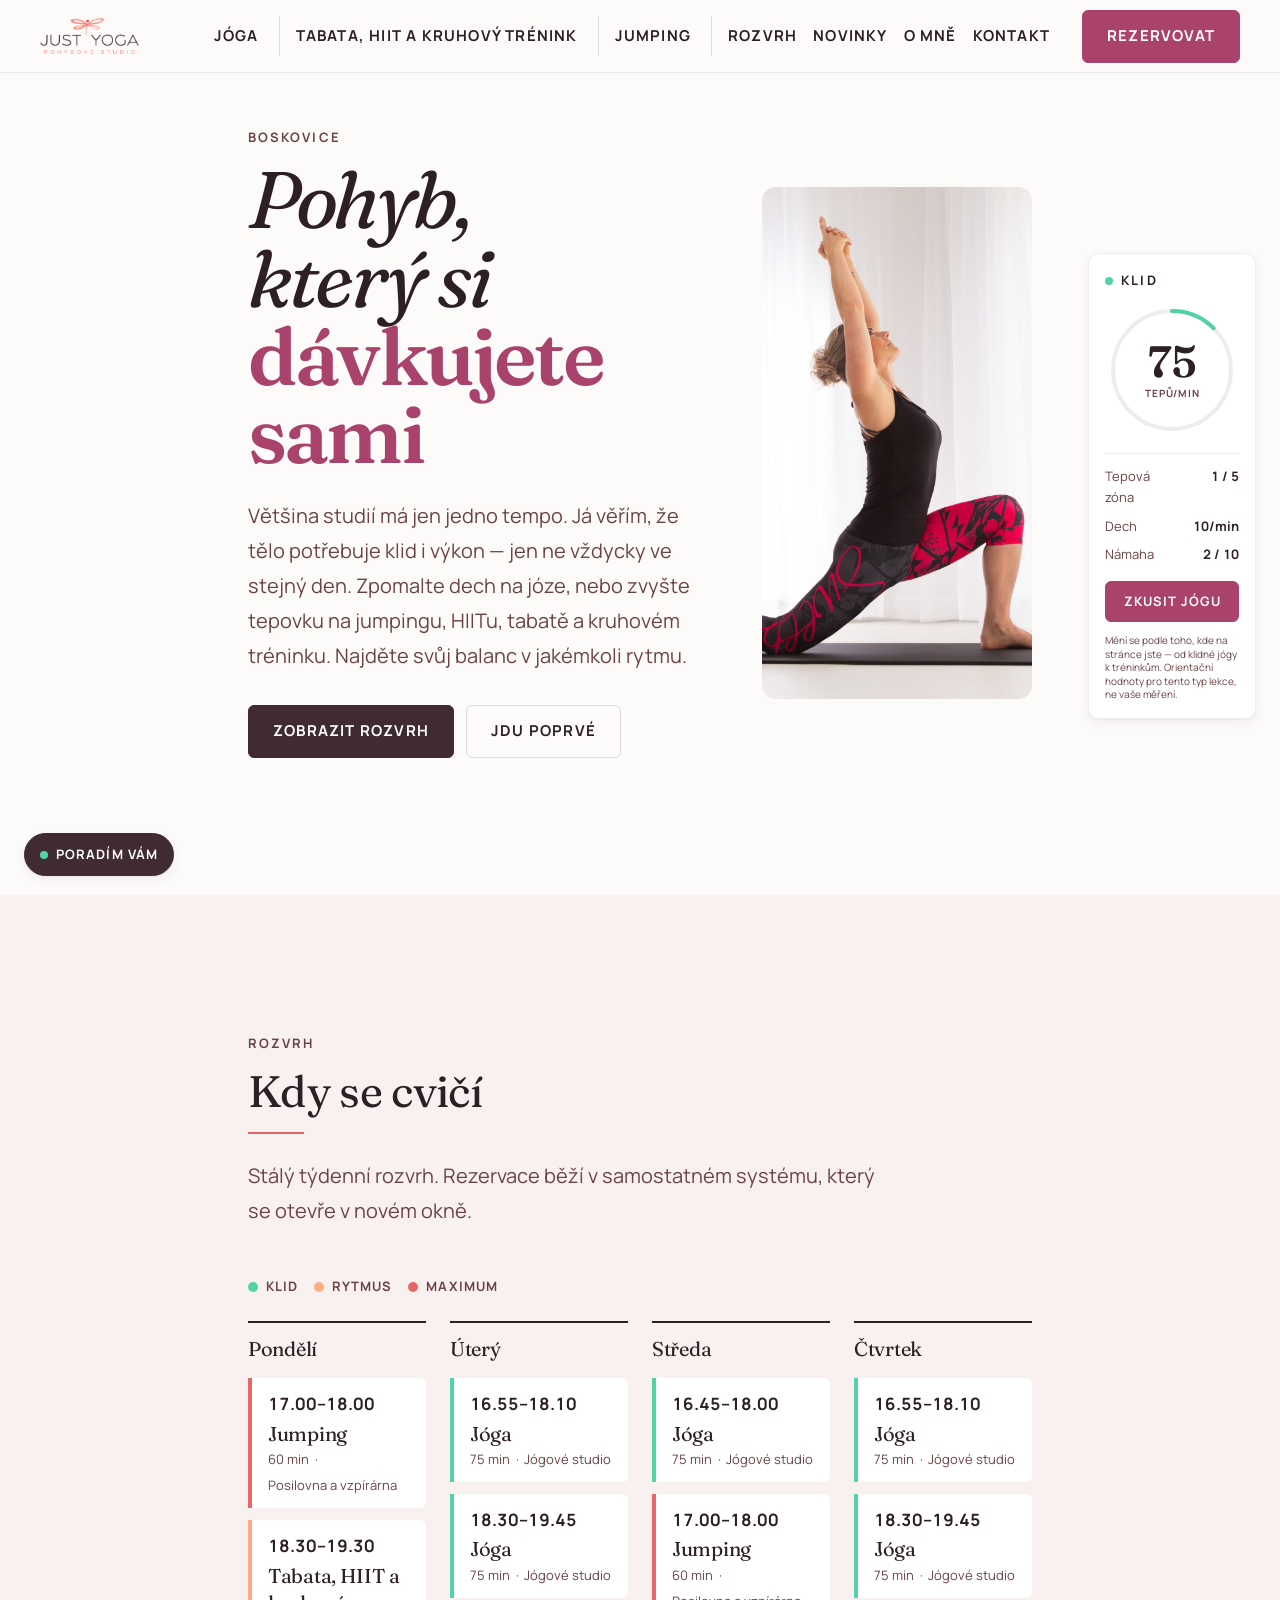
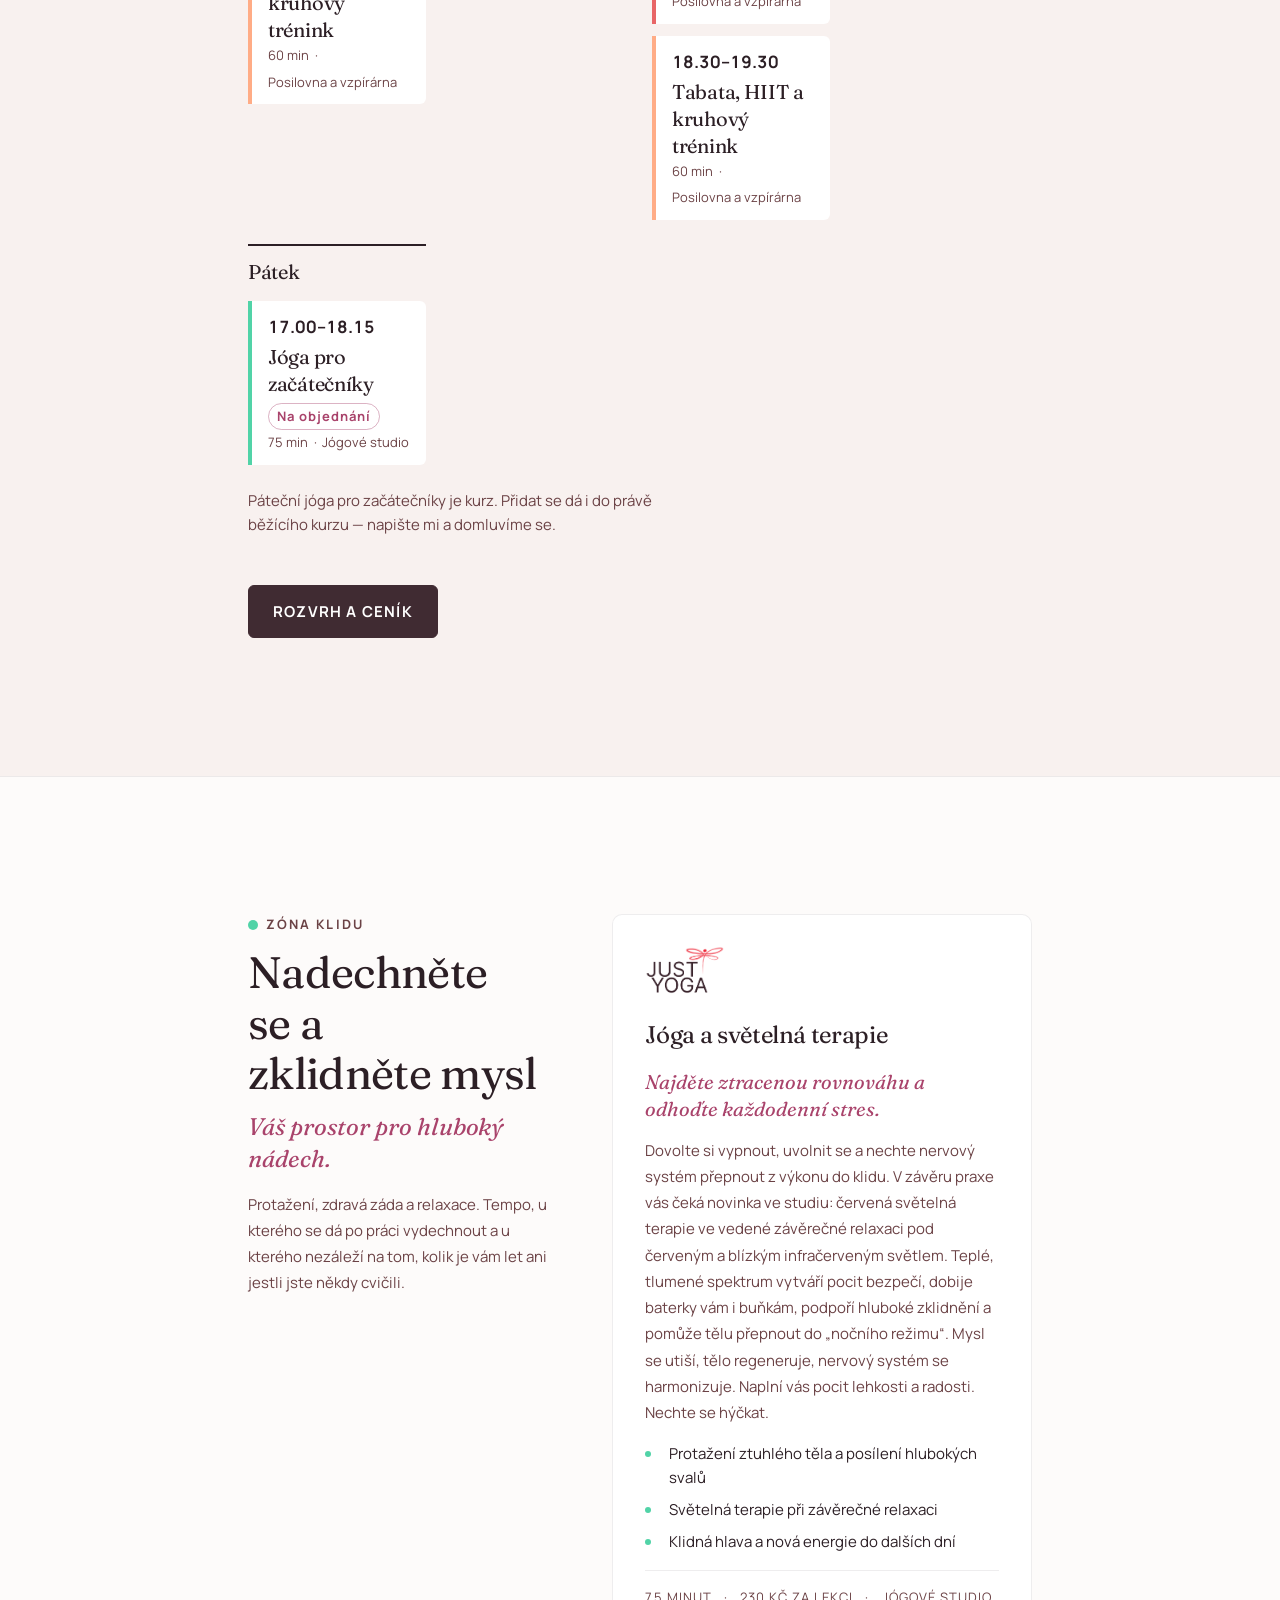
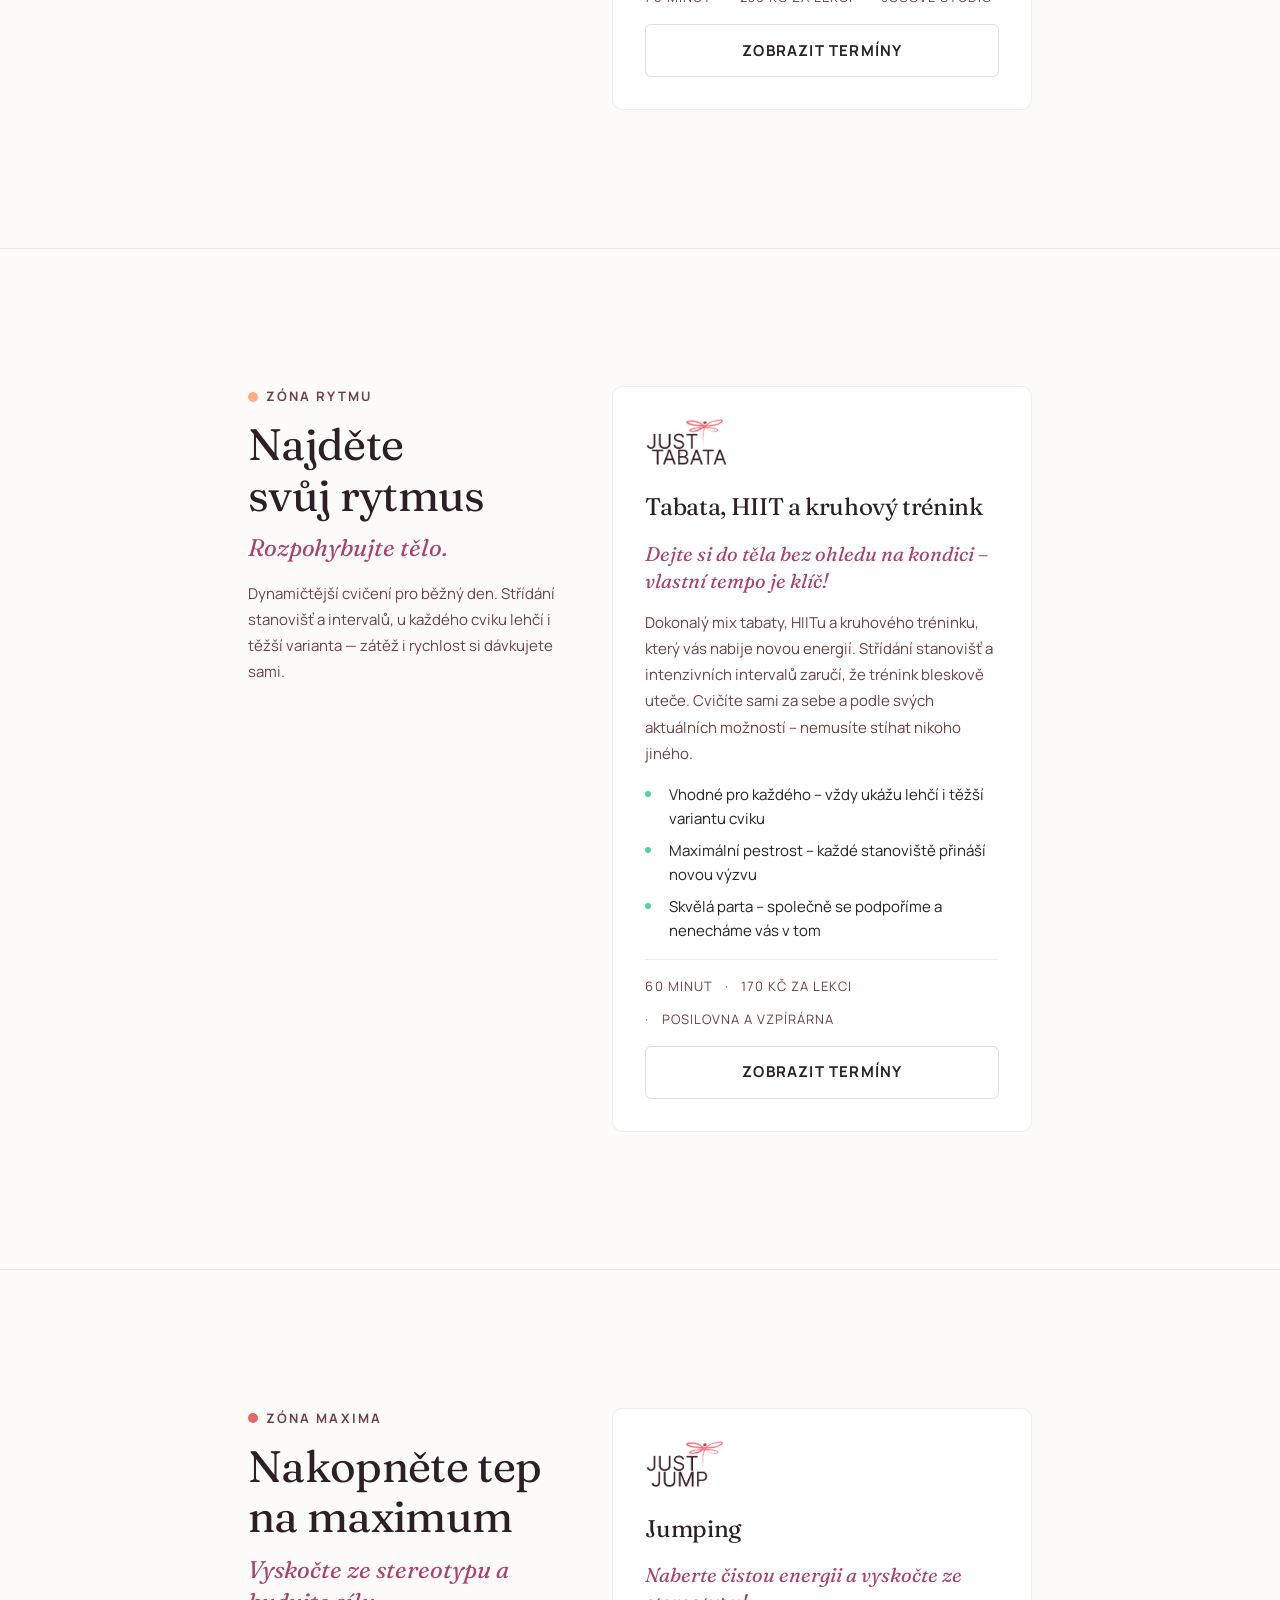
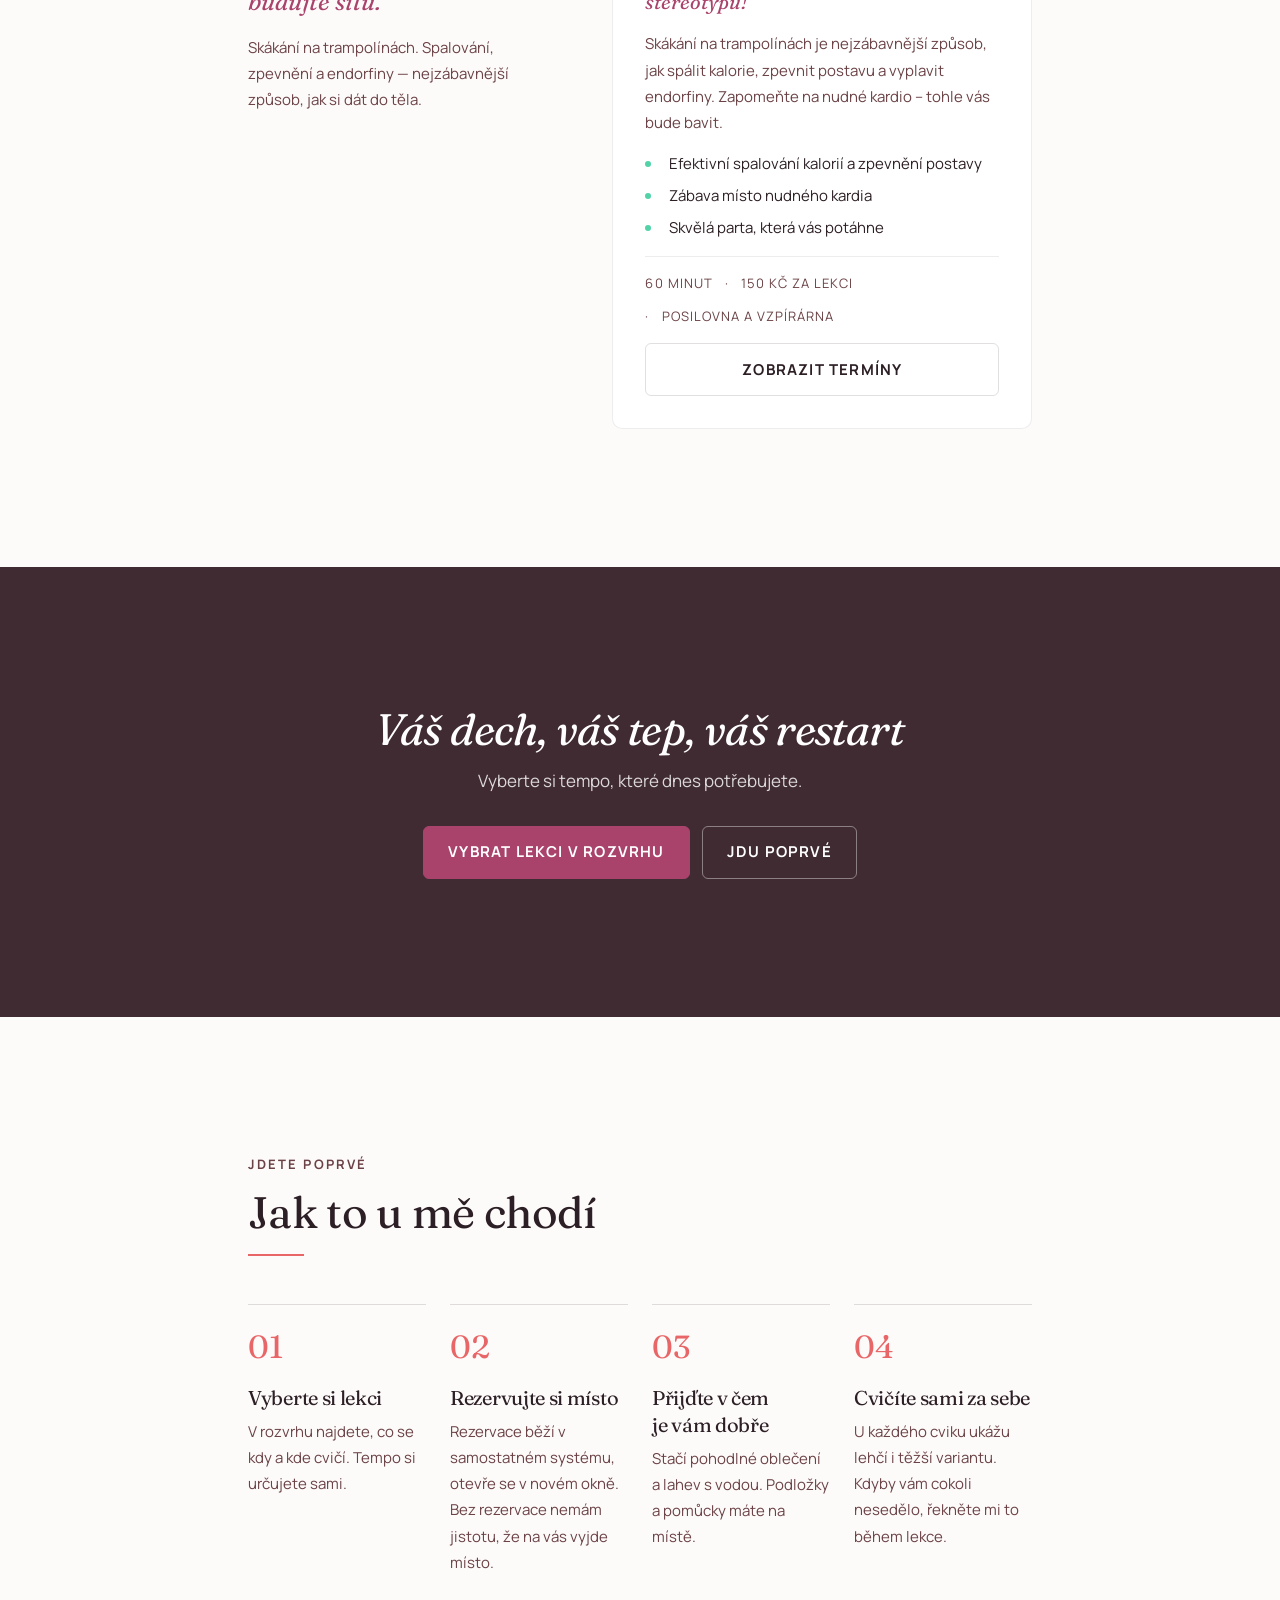
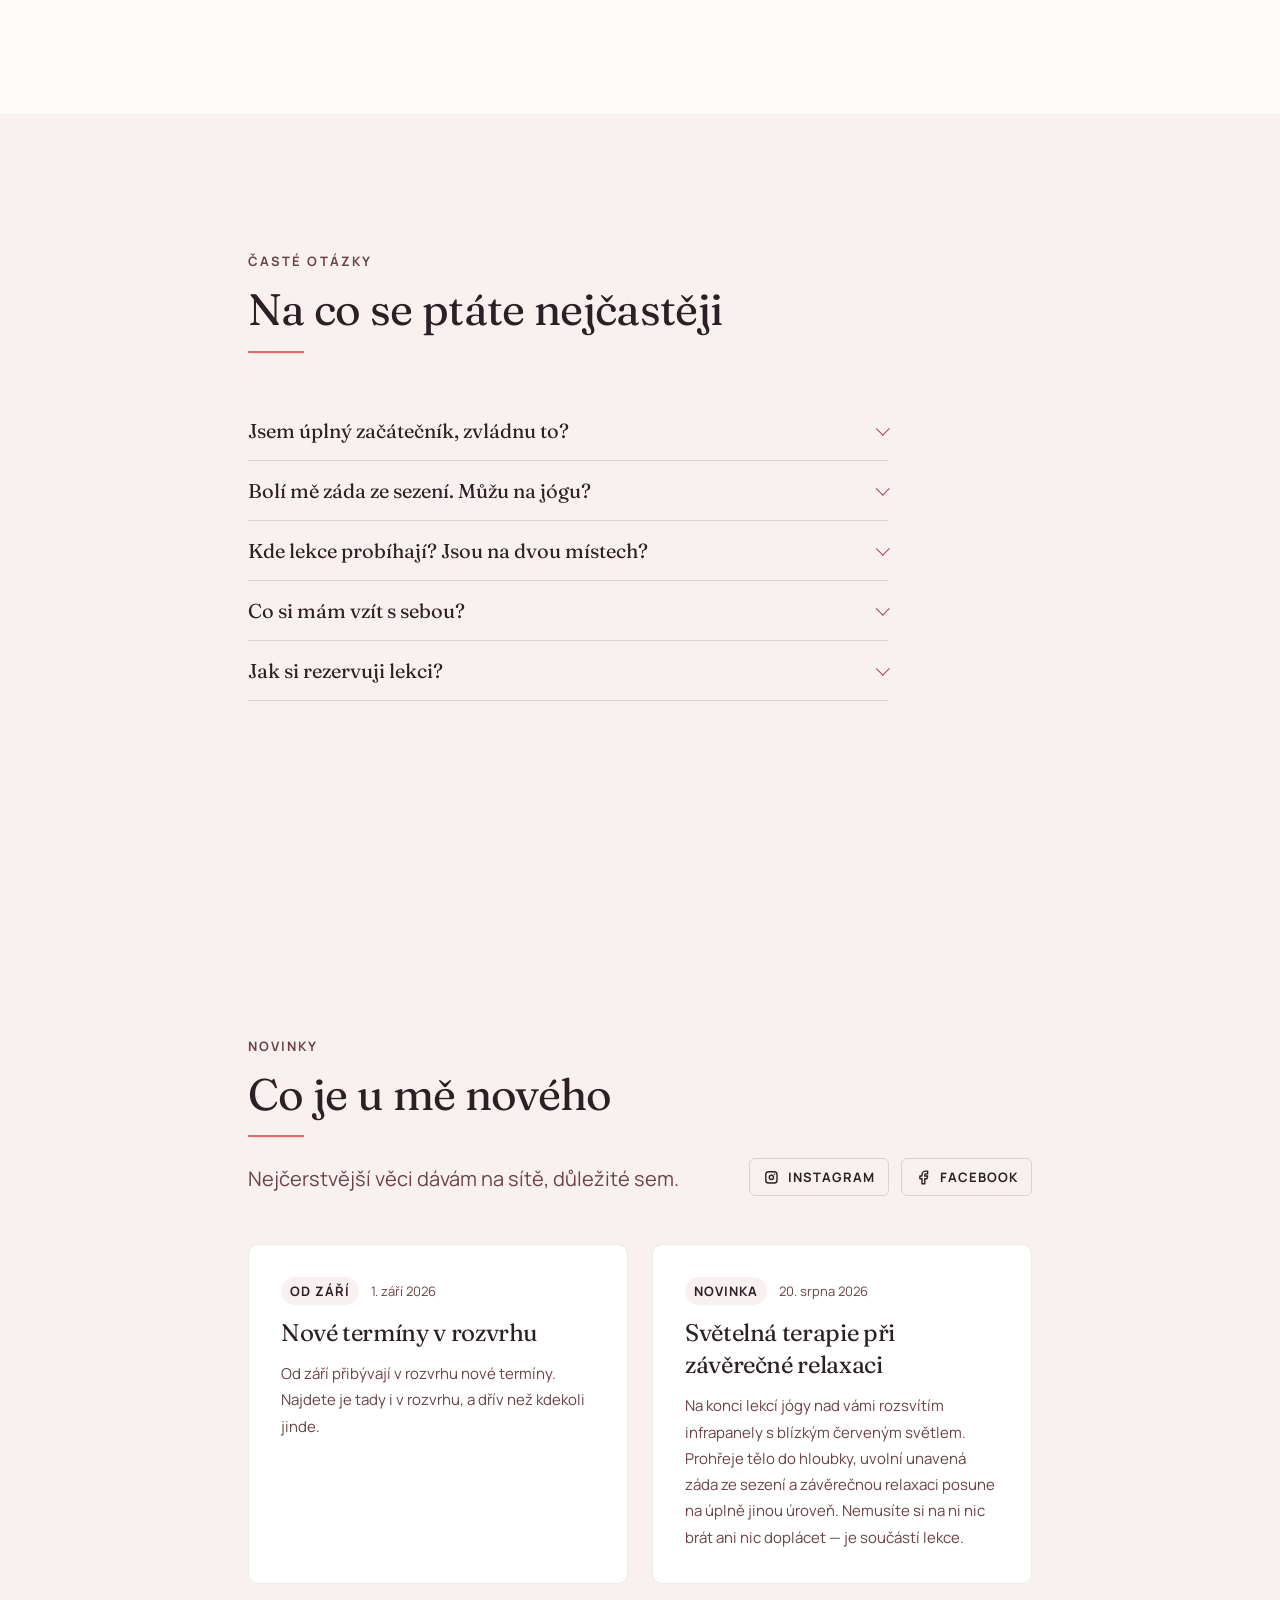
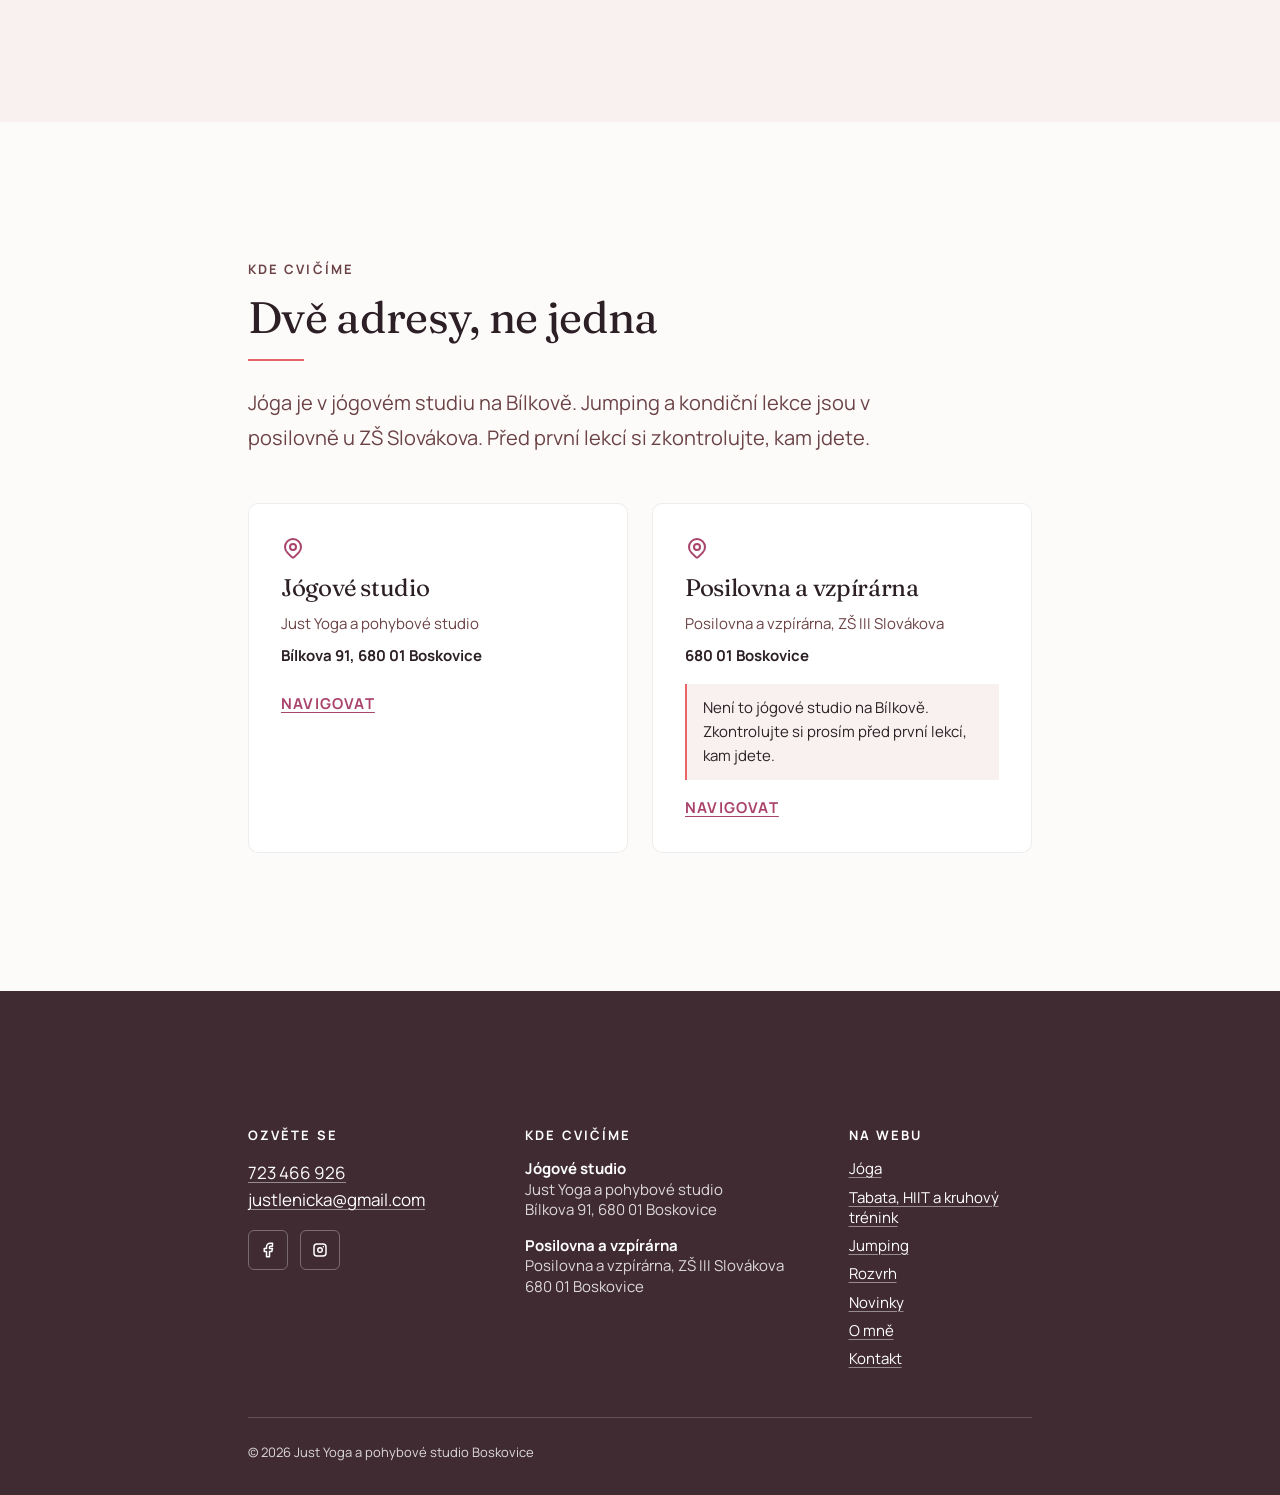
<file: index.html>
<!DOCTYPE html>
<html lang="cs">
  <head>
    <meta charset="utf-8" />
    <meta name="viewport" content="width=device-width, initial-scale=1" />
    <title>Just Yoga Boskovice – jóga, jumping a kruhový trénink</title>
    <meta
      name="description"
      content="Jóga se světelnou terapií, jumping na trampolínách a kruhový trénink v Boskovicích. Vede Lenka Nahodilová. U každého cviku ukážu lehčí i těžší variantu."
    />

    <meta property="og:type" content="website" />
    <meta property="og:title" content="Just Yoga Boskovice – jóga, jumping a kruhový trénink" />
    <meta
      property="og:description"
      content="Jóga se světelnou terapií, jumping na trampolínách a kruhový trénink v Boskovicích."
    />
    <meta property="og:image" content="https://justyoga.cz/assets/images/og-default.png" />
    <meta property="og:locale" content="cs_CZ" />
    <!-- canonical a og:url schválně chybí: finální slugy pod WordPressem
         nejsou známé a špatný canonical dokáže stránku vyřadit z indexu.
         Viz checklist nasazení v CLAUDE.md. -->

    <link rel="icon" href="assets/images/favicon-32.png" sizes="32x32" />
    <link rel="apple-touch-icon" href="assets/images/apple-touch-icon.png" />

    <!-- Display face is above the fold in the H1, so it is preloaded; the
         body face is not, because Manrope only appears below the heading. -->
    <link
      rel="preload"
      href="assets/fonts/fraunces-latin-400-italic.woff2"
      as="font"
      type="font/woff2"
      crossorigin
    />

    <link rel="stylesheet" href="css/fonts.css" />
    <link rel="stylesheet" href="css/tokens.css" />
    <link rel="stylesheet" href="css/base.css" />
    <link rel="stylesheet" href="css/layout.css" />

    <script type="module" src="js/pages/home.js"></script>
    <script type="module" src="js/seo.js"></script>
  </head>

  <body>
    <a class="skip-link" href="#main">Přeskočit na obsah</a>

    <div data-site-header></div>

    <main id="main" tabindex="-1">
      <!-- Hero ------------------------------------------------------
           The H1 is built from two cuts of the same serif — an italic
           line and a roman accent line in the brand's berry. One face,
           two voices; this is the construction that carries the page. -->
      <section class="hero" aria-labelledby="hero-title">
        <div class="shell shell--wide hero__inner">
          <div class="hero__content">
            <span class="eyebrow">Boskovice</span>
            <h1 id="hero-title" class="hero__title">
              <span class="hero__title-main">Pohyb, který si</span>
              <span class="hero__title-accent">dávkujete sami</span>
            </h1>
            <p class="hero__lede">
              Většina studií má jen jedno tempo. Já věřím, že tělo potřebuje klid i výkon
              — jen ne vždycky ve stejný den. Zpomalte dech na józe, nebo zvyšte
              tepovku na jumpingu, HIITu, tabatě a kruhovém tréninku. Najděte svůj
              balanc v jakémkoli rytmu.
            </p>
            <!-- Vysvětlení ukazatele tempa tady BYLO a schválně tu není:
                 klientka (7. 9. 2026) chtěla mít popis u samotného tepu,
                 ne v hero. Text teď žije v panelu ukazatele
                 (js/ui/heart-rate-meter.js, .hrm__note). -->
            <div class="hero__actions">
              <a class="btn btn--primary" href="rozvrh-cenik.html#rozvrh">Zobrazit rozvrh</a>
              <a class="btn btn--ghost" href="#poprve">Jdu poprvé</a>
            </div>
          </div>

          <figure class="hero__media">
            <img
              src="assets/images/lenka-hero.jpg"
              alt="Lenka Nahodilová při cvičení jógy ve studiu"
              class="hero__image"
              width="1600"
              height="1200"
            />
          </figure>
        </div>
      </section>

      <!-- Týden ----------------------------------------------------- -->
      <section class="section band--alt" aria-labelledby="week-title">
        <div class="shell">
          <header class="section__head" data-reveal>
            <span class="eyebrow">Rozvrh</span>
            <h2 id="week-title">Kdy se cvičí</h2>
            <hr class="rule" />
            <p class="lede">
              Stálý týdenní rozvrh. Rezervace běží v samostatném systému, který
              se otevře v novém okně.
            </p>
          </header>

          <div data-week-legend></div>
          <div data-week></div>

          <p class="section__foot">
            <a class="btn btn--primary" href="rozvrh-cenik.html#rozvrh">Rozvrh a ceník</a>
          </p>
        </div>
      </section>

      <!-- Zóny -------------------------------------------------------
           Nápad klientky: stránka stoupá od klidu k maximu a plovoucí
           tepometr ukazuje, kde návštěvník právě je. Pořadí sekcí je
           zároveň pořadí, ve kterém tepometr zrychluje, takže se sem
           nesmí vsunout nic, co by ten oblouk přerušilo. -->
      <div data-zone-calm></div>

      <div data-zone-move></div>
      <div data-zone-burn></div>
      <div data-zone-rest></div>

      <!-- Poprvé ---------------------------------------------------- -->
      <section class="section" id="poprve" aria-labelledby="first-title">
        <div class="shell">
          <header class="section__head" data-reveal>
            <span class="eyebrow">Jdete poprvé</span>
            <h2 id="first-title">Jak to u mě chodí</h2>
            <hr class="rule" />
          </header>

          <div data-steps></div>
        </div>
      </section>

      <!-- FAQ ------------------------------------------------------- -->
      <section class="section band--alt" aria-labelledby="faq-title">
        <div class="shell">
          <header class="section__head" data-reveal>
            <span class="eyebrow">Časté otázky</span>
            <h2 id="faq-title">Na co se ptáte nejčastěji</h2>
            <hr class="rule" />
          </header>

          <div data-faq></div>
        </div>
      </section>

      <!-- Novinky ---------------------------------------------------
           Vlastní obsah, ne vysypaný feed ze sítí — důvody jsou
           v js/data/news.js. Sekce se celá skryje, když nejsou položky. -->
      <section class="section band--alt" id="novinky" aria-labelledby="news-title" hidden>
        <div class="shell">
          <header class="section__head section__head--split" data-reveal>
            <div>
              <span class="eyebrow">Novinky</span>
              <h2 id="news-title">Co je u mě nového</h2>
              <hr class="rule" />
              <p class="lede">
                Nejčerstvější věci dávám na sítě, důležité sem.
              </p>
            </div>
            <div data-follow></div>
          </header>

          <div data-news></div>
        </div>
      </section>

      <!-- Kde ------------------------------------------------------- -->
      <section class="section" id="kde" aria-labelledby="venues-title">
        <div class="shell">
          <header class="section__head" data-reveal>
            <span class="eyebrow">Kde cvičíme</span>
            <h2 id="venues-title">Dvě adresy, ne jedna</h2>
            <hr class="rule" />
            <p class="lede">
              Jóga je v jógovém studiu na Bílkově. Jumping a kondiční lekce jsou
              v posilovně u ZŠ Slovákova. Před první lekcí si zkontrolujte, kam
              jdete.
            </p>
          </header>

          <div data-venues></div>
        </div>
      </section>
    </main>

    <div data-site-footer></div>

    <!-- ⚠️ MUSÍ zůstat přímým potomkem <body>: position: fixed se zasekne
         uvnitř předka s transform, filter nebo contain. -->
    <div data-heart-rate-meter></div>

    <!-- Průvodce. Stejně jako ukazatel tempa musí zůstat přímým potomkem
         <body> — position: fixed se zasekne uvnitř předka s transform,
         filter nebo contain, což WP motivy běžně mají. -->
    <div data-assistant-slot></div>
  </body>
</html>
</file>
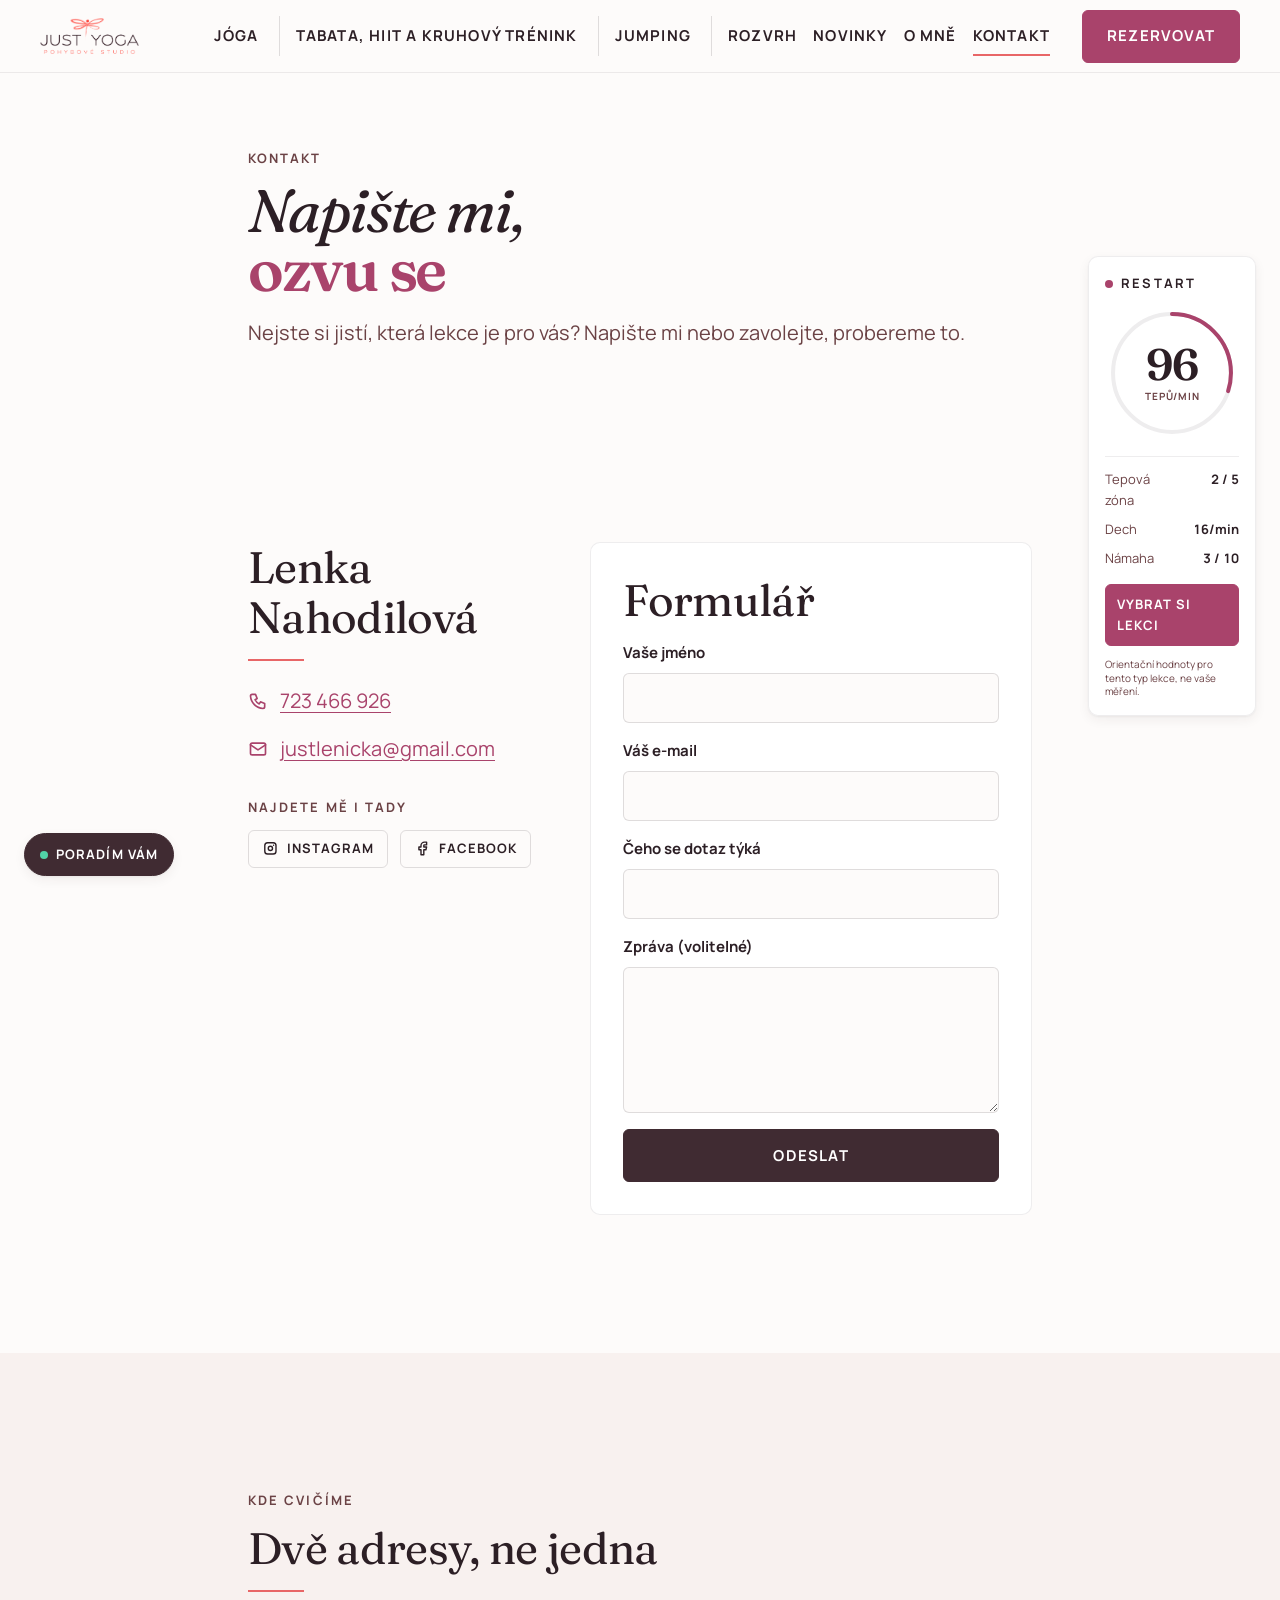
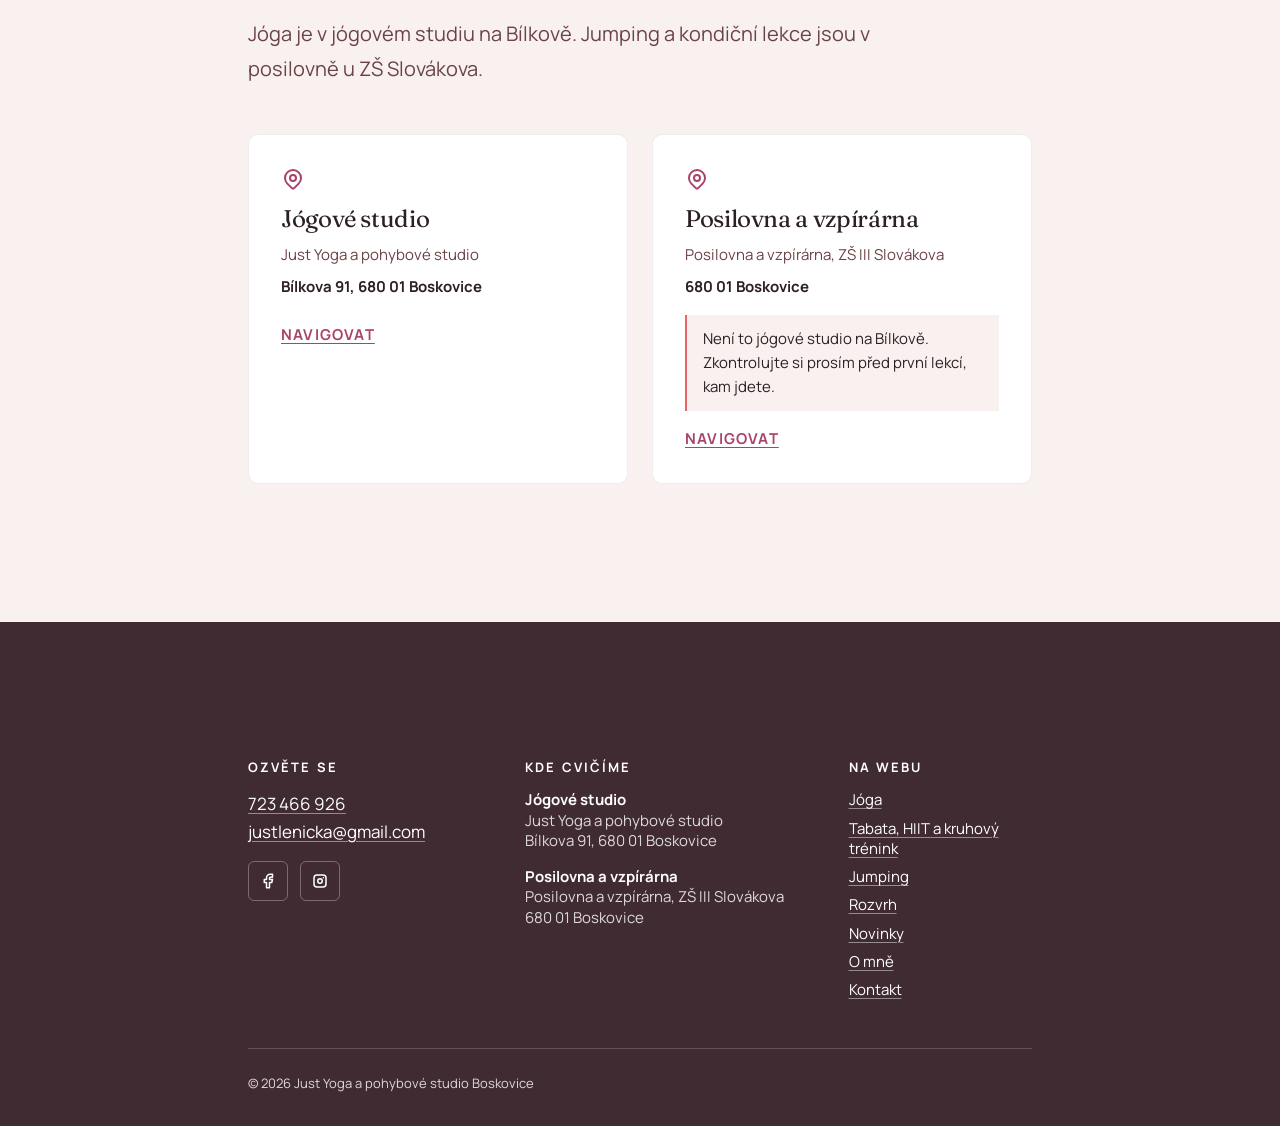
<file: kontakt.html>
<!DOCTYPE html>
<html lang="cs">
  <head>
    <meta charset="utf-8" />
    <meta name="viewport" content="width=device-width, initial-scale=1" />
    <title>Kontakt – Just Yoga Boskovice</title>
    <meta
      name="description"
      content="Kontakt na Lenku Nahodilovou a obě místa, kde Just Yoga Boskovice cvičí: jógové studio na Bílkově a posilovna u ZŠ Slovákova."
    />

    <meta property="og:type" content="website" />
    <meta property="og:site_name" content="Just Yoga a pohybové studio Boskovice" />
    <meta property="og:title" content="Kontakt – Just Yoga Boskovice" />
    <meta
      property="og:description"
      content="Telefon, e-mail a obě adresy, kde se cvičí."
    />
    <meta property="og:image" content="https://justyoga.cz/assets/images/og-default.png" />
    <meta property="og:locale" content="cs_CZ" />

    <link rel="icon" href="assets/images/favicon-32.png" sizes="32x32" />
    <link rel="apple-touch-icon" href="assets/images/apple-touch-icon.png" />

    <link
      rel="preload"
      href="assets/fonts/fraunces-latin-400-italic.woff2"
      as="font"
      type="font/woff2"
      crossorigin
    />

    <link rel="stylesheet" href="css/fonts.css" />
    <link rel="stylesheet" href="css/tokens.css" />
    <link rel="stylesheet" href="css/base.css" />
    <link rel="stylesheet" href="css/layout.css" />

    <script type="module" src="js/pages/kontakt.js"></script>
    <script type="module" src="js/seo.js"></script>
  </head>

  <body>
    <a class="skip-link" href="#main">Přeskočit na obsah</a>

    <div data-site-header></div>

    <main id="main" tabindex="-1">
      <section class="page-hero">
        <div class="shell">
          <span class="eyebrow">Kontakt</span>
          <h1 class="page-hero__title">
            <span class="hero__title-main">Napište mi,</span>
            <span class="hero__title-accent">ozvu se</span>
          </h1>
          <p class="lede">
            Nejste si jistí, která lekce je pro vás? Napište mi nebo zavolejte,
            probereme to.
          </p>
        </div>
      </section>

      <section class="section" aria-labelledby="contact-title">
        <div class="shell">
          <div class="contact">
            <div class="contact__direct">
              <h2 id="contact-title">Lenka Nahodilová</h2>
              <hr class="rule" />
              <ul class="contact__list">
                <li>
                  <span class="contact__icon" data-icon="phone" aria-hidden="true"></span>
                  <a data-contact-phone></a>
                </li>
                <li>
                  <span class="contact__icon" data-icon="mail" aria-hidden="true"></span>
                  <a data-contact-email></a>
                </li>
              </ul>

              <!-- Sítě patří ke kontaktu: pro část lidí je zpráva na
                   Instagramu první volba před e-mailem. -->
              <p class="contact__follow-label">Najdete mě i tady</p>
              <div data-follow></div>
            </div>

            <div class="card contact__form-card">
              <h2>Formulář</h2>
              <form class="contact__form" data-contact-form>
                <label>
                  <span>Vaše jméno</span>
                  <input type="text" name="your-name" autocomplete="name" required />
                </label>
                <label>
                  <span>Váš e-mail</span>
                  <input type="email" name="your-email" autocomplete="email" required />
                </label>
                <label>
                  <span>Čeho se dotaz týká</span>
                  <input type="text" name="your-subject" required />
                </label>
                <label>
                  <span>Zpráva (volitelné)</span>
                  <textarea name="your-message" rows="5"></textarea>
                </label>
                <!-- Past na roboty (`botcheck` od Web3Forms). Robot, který
                     slepě vyplní všechna pole, ji zaškrtne a služba zprávu
                     zahodí. Bez ní padá spam přímo do osobní schránky
                     klientky. Skrytí je schválně inline, ne třídou: kdyby
                     se nenačetl stylesheet, třída by past odhalila a člověk
                     by ji zaškrtl — a jeho zpráva by tiše zmizela.
                     `tabindex` a `aria-hidden` ji drží mimo dosah
                     klávesnice i čtečky. -->
                <input
                  type="checkbox"
                  name="botcheck"
                  tabindex="-1"
                  aria-hidden="true"
                  autocomplete="off"
                  style="display: none"
                />
                <button type="submit" class="btn btn--primary btn--block">Odeslat</button>
                <p class="contact__status" data-form-status role="status"></p>
              </form>
              <!-- Odeslání obsluhuje SITE_CONFIG.formEndpoint (viz
                   js/pages/kontakt.js). Dokud je `null`, formulář odeslání
                   zablokuje a pošle návštěvníka na e-mail nebo telefon.
                   Názvy polí (your-name / your-email / your-subject /
                   your-message) odpovídají reálnému formuláři na
                   justyoga.cz/kontakt/, takže při případném nasazení do
                   WordPressu stačí obal nahradit shortcodem Contact Form 7
                   a obsah zůstane. -->
            </div>
          </div>
        </div>
      </section>

      <section class="section band--alt" aria-labelledby="venues-title">
        <div class="shell">
          <header class="section__head" data-reveal>
            <span class="eyebrow">Kde cvičíme</span>
            <h2 id="venues-title">Dvě adresy, ne jedna</h2>
            <hr class="rule" />
            <p class="lede">
              Jóga je v jógovém studiu na Bílkově. Jumping a kondiční lekce jsou
              v posilovně u ZŠ Slovákova.
            </p>
          </header>

          <div data-venues></div>
        </div>
      </section>
    </main>

    <div data-site-footer></div>

    <!-- ⚠️ MUSÍ zůstat přímým potomkem <body>: position: fixed se zasekne
         uvnitř předka s transform, filter nebo contain. -->
    <div data-heart-rate-meter></div>

    <!-- Průvodce. Stejně jako ukazatel tempa musí zůstat přímým potomkem
         <body> — position: fixed se zasekne uvnitř předka s transform,
         filter nebo contain, což WP motivy běžně mají. -->
    <div data-assistant-slot></div>
  </body>
</html>
</file>
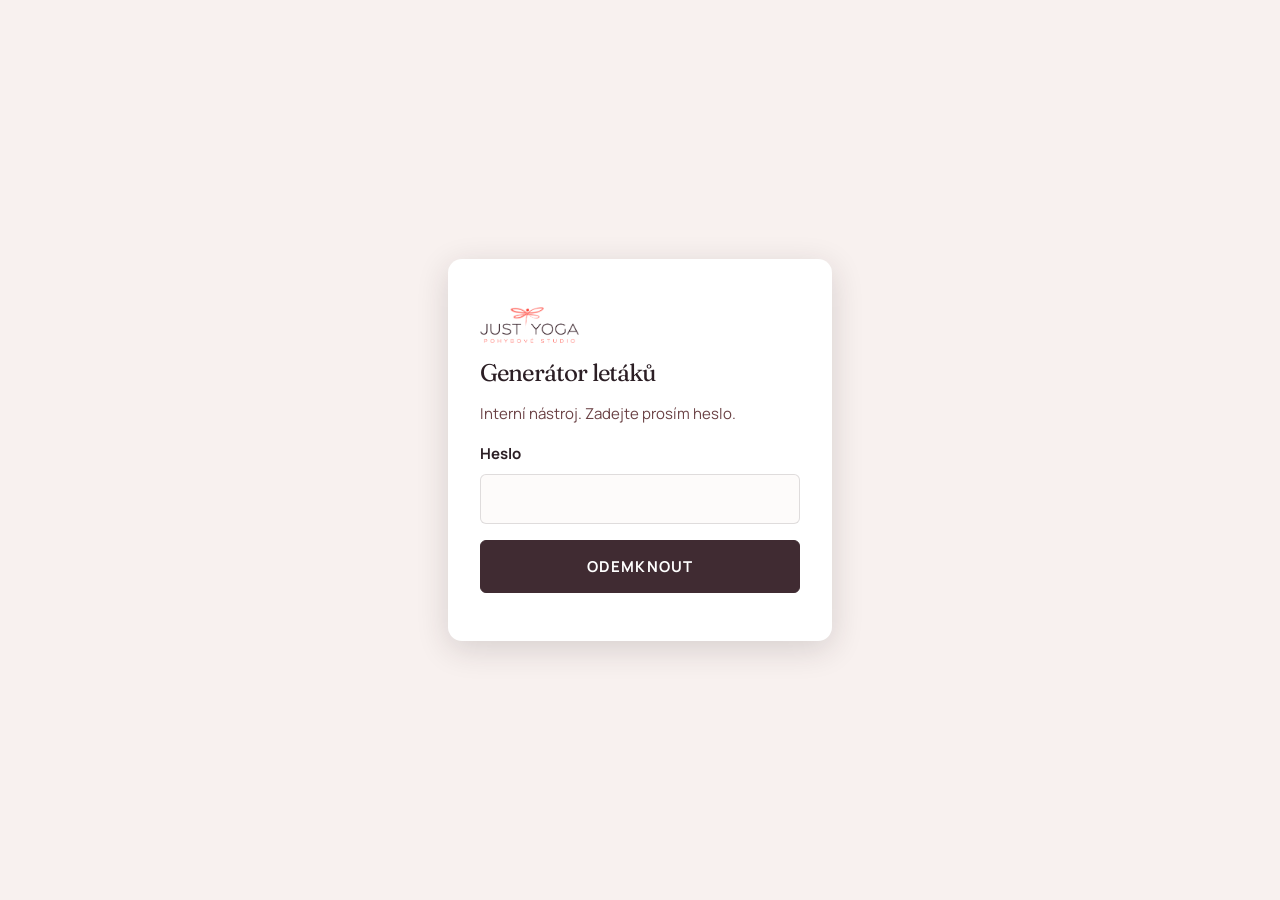
<file: letak.html>
<!doctype html>
<html lang="cs">
  <head>
    <meta charset="utf-8" />
    <meta name="viewport" content="width=device-width, initial-scale=1" />
    <title>Generátor letáků – interní nástroj</title>
    <!-- Interní nástroj: z indexu ven. robots.txt drží Disallow: / pro celý
         náhled, tohle platí i po nasazení, až se Disallow zruší. -->
    <meta name="robots" content="noindex, nofollow" />

    <link rel="icon" href="assets/images/favicon-32.png" sizes="32x32" />
    <link rel="stylesheet" href="css/fonts.css" />
    <link rel="stylesheet" href="css/tokens.css" />
    <link rel="stylesheet" href="css/base.css" />
    <link rel="stylesheet" href="css/letak.css" />

    <!-- @page se mění s formátem, viz setPageSize() v js/pages/letak.js -->
    <style data-page-size>
      @page { size: A4 portrait; margin: 0; }
    </style>

    <script type="module" src="js/pages/letak.js"></script>
  </head>

  <body class="letak-page">
    <!-- Brána ----------------------------------------------------------
         ⚠️ Není to zabezpečení, jen zámek proti omylu. Vysvětlení a cesta
         ke skutečné ochraně jsou v komentáři v js/lib/gate.js. -->
    <div class="gate" data-gate>
      <form class="gate__card" data-gate-form>
        <img
          class="gate__logo"
          src="assets/images/logo-just-yoga-wide.png"
          alt="Just Yoga"
          width="2074"
          height="751"
        />
        <h1 class="gate__title">Generátor letáků</h1>
        <p class="gate__lede">Interní nástroj. Zadejte prosím heslo.</p>
        <label class="gate__field">
          <span>Heslo</span>
          <input type="password" name="password" autocomplete="current-password" required />
        </label>
        <button type="submit" class="btn btn--primary btn--block">Odemknout</button>
        <p class="gate__status" data-gate-status role="status"></p>
      </form>
    </div>

    <!-- Nástroj --------------------------------------------------------- -->
    <div class="tool" data-app hidden tabindex="-1">
      <header class="tool__bar">
        <h1 class="tool__title">Generátor letáků</h1>
        <div class="tool__actions">
          <button type="button" class="btn btn--ghost" data-lock>Zamknout</button>
          <button type="button" class="btn btn--primary" data-print>Vytisknout / uložit PDF</button>
        </div>
      </header>

      <div class="tool__body">
        <form class="tool__form" data-flyer-form>
          <fieldset class="fieldset">
            <legend>Formát a předloha</legend>

            <div class="radios">
              <label><input type="radio" name="format" value="a4" checked /><span>A4</span></label>
              <label><input type="radio" name="format" value="a5" /><span>A5</span></label>
            </div>

            <label class="field">
              <span>Předvyplnit lekcí z rozvrhu</span>
              <select name="preset">
                <option value="">Vlastní leták</option>
              </select>
            </label>
          </fieldset>

          <fieldset class="fieldset">
            <legend>Text</legend>

            <label class="field">
              <span>Nadkuk (malý řádek nahoře)</span>
              <input type="text" name="eyebrow" value="Boskovice" />
            </label>

            <label class="field">
              <span>Nadpis – první řádek (kurziva)</span>
              <input type="text" name="titleMain" value="Pohyb, který si" />
            </label>

            <label class="field">
              <span>Nadpis – druhý řádek (zvýrazněný)</span>
              <input type="text" name="titleAccent" value="dávkujete sami" />
            </label>

            <label class="field">
              <span>Perex</span>
              <textarea name="lede" rows="3">
Jóga se světelnou terapií, jumping na trampolínách, tabata, HIIT a kruhový trénink v Boskovicích. Tempo si určujete sami.</textarea
              >
            </label>

            <label class="field">
              <span>Odrážky (jedna na řádek)</span>
              <textarea name="bullets" rows="4">
U každého cviku ukážu lehčí i těžší variantu
Malá skupina, na každého si udělám čas
Podložky a pomůcky máte na místě</textarea
              >
            </label>
          </fieldset>

          <fieldset class="fieldset">
            <legend>Údaje</legend>

            <label class="field">
              <span>Kdy</span>
              <input type="text" name="when" value="" />
            </label>

            <label class="field">
              <span>Kde</span>
              <input type="text" name="where" value="" />
            </label>

            <label class="field">
              <span>Cena</span>
              <input type="text" name="price" value="" />
            </label>

            <label class="field">
              <span>Poznámka dole (volitelné)</span>
              <input type="text" name="footnote" value="" />
            </label>

            <label class="check">
              <input type="checkbox" name="showContact" checked />
              <span>Vytisknout kontaktní patičku</span>
            </label>
          </fieldset>

          <fieldset class="fieldset">
            <legend>Fotka</legend>
            <div class="picker" data-image-choices></div>
            <label class="field">
              <span>Nebo vlastní soubor</span>
              <input type="file" accept="image/*" data-image-upload />
            </label>
          </fieldset>
        </form>

        <div class="preview" data-preview>
          <p class="preview__hint">
            Náhled je zmenšený, tiskne se v plné velikosti. V tiskovém dialogu
            zvolte „Uložit jako PDF“ a vypněte záhlaví a zápatí prohlížeče.
          </p>
          <div class="stage" data-stage></div>
        </div>
      </div>
    </div>
  </body>
</html>
</file>
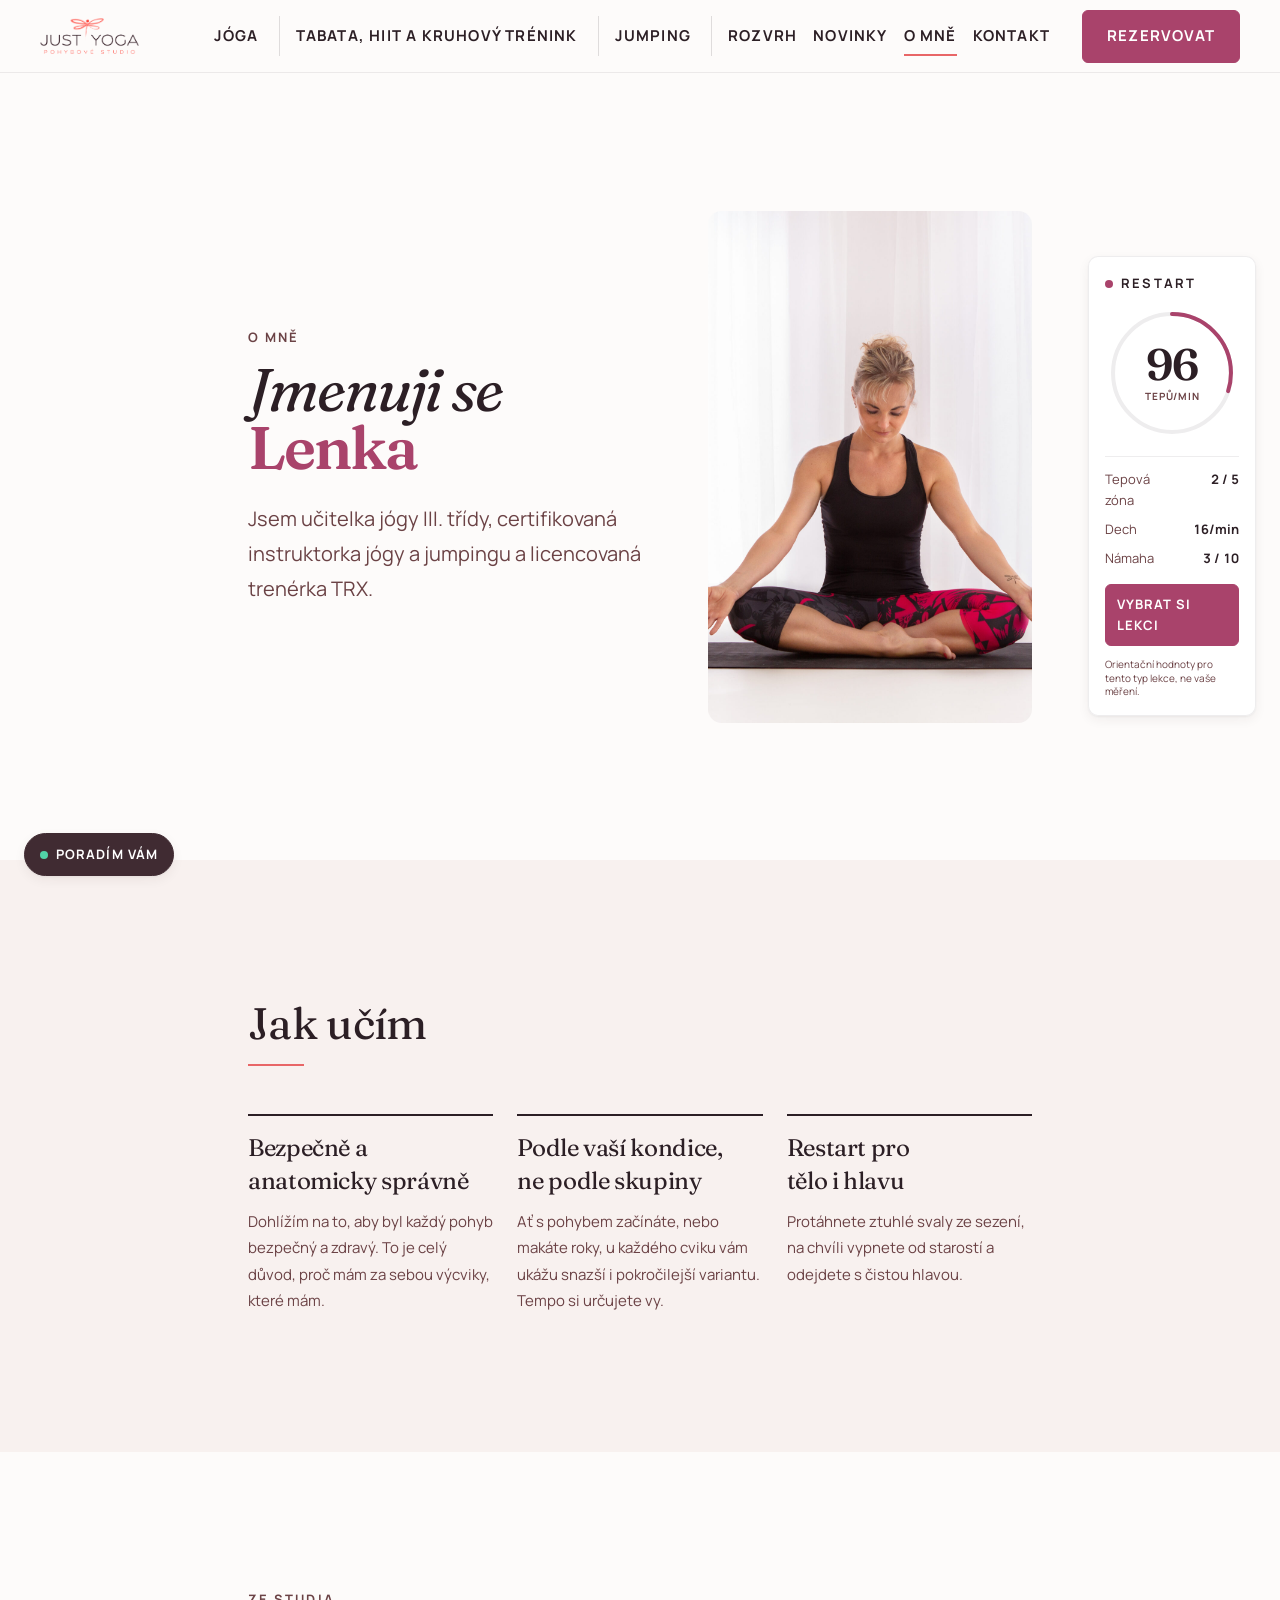
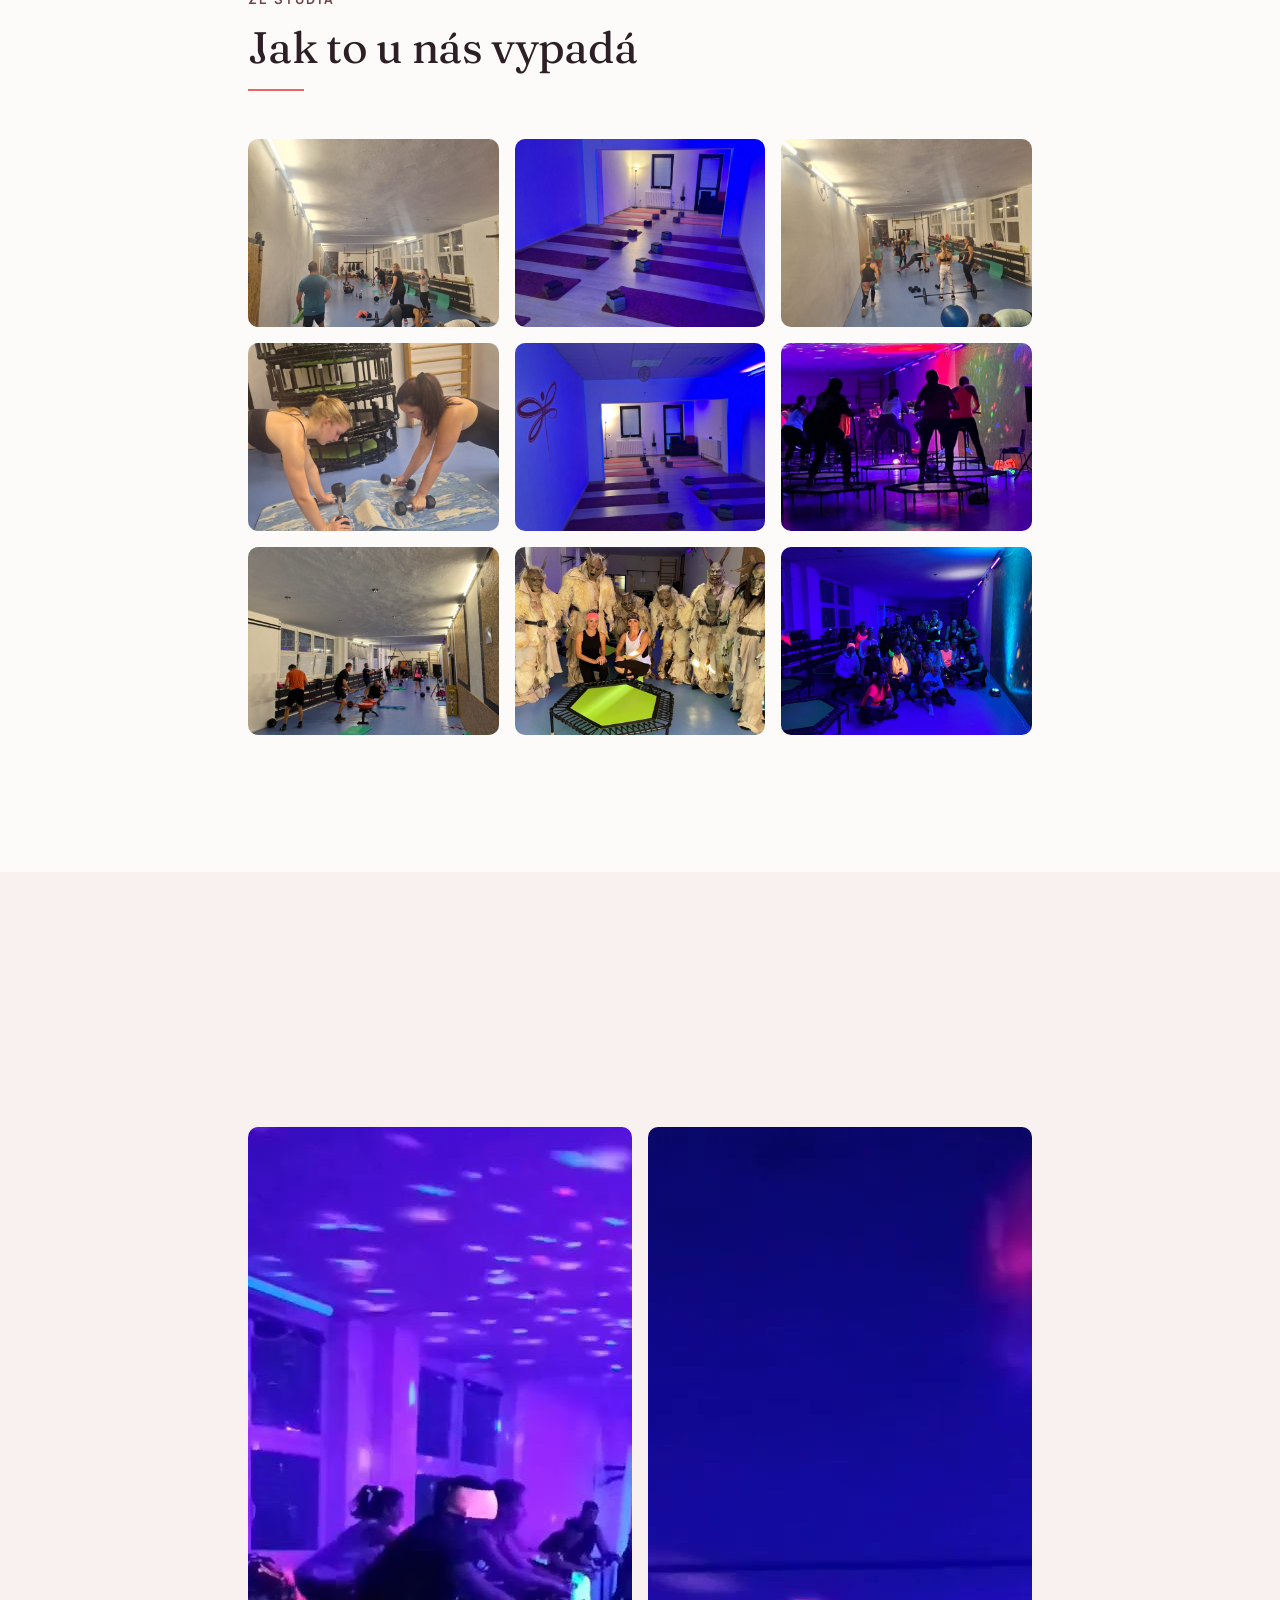
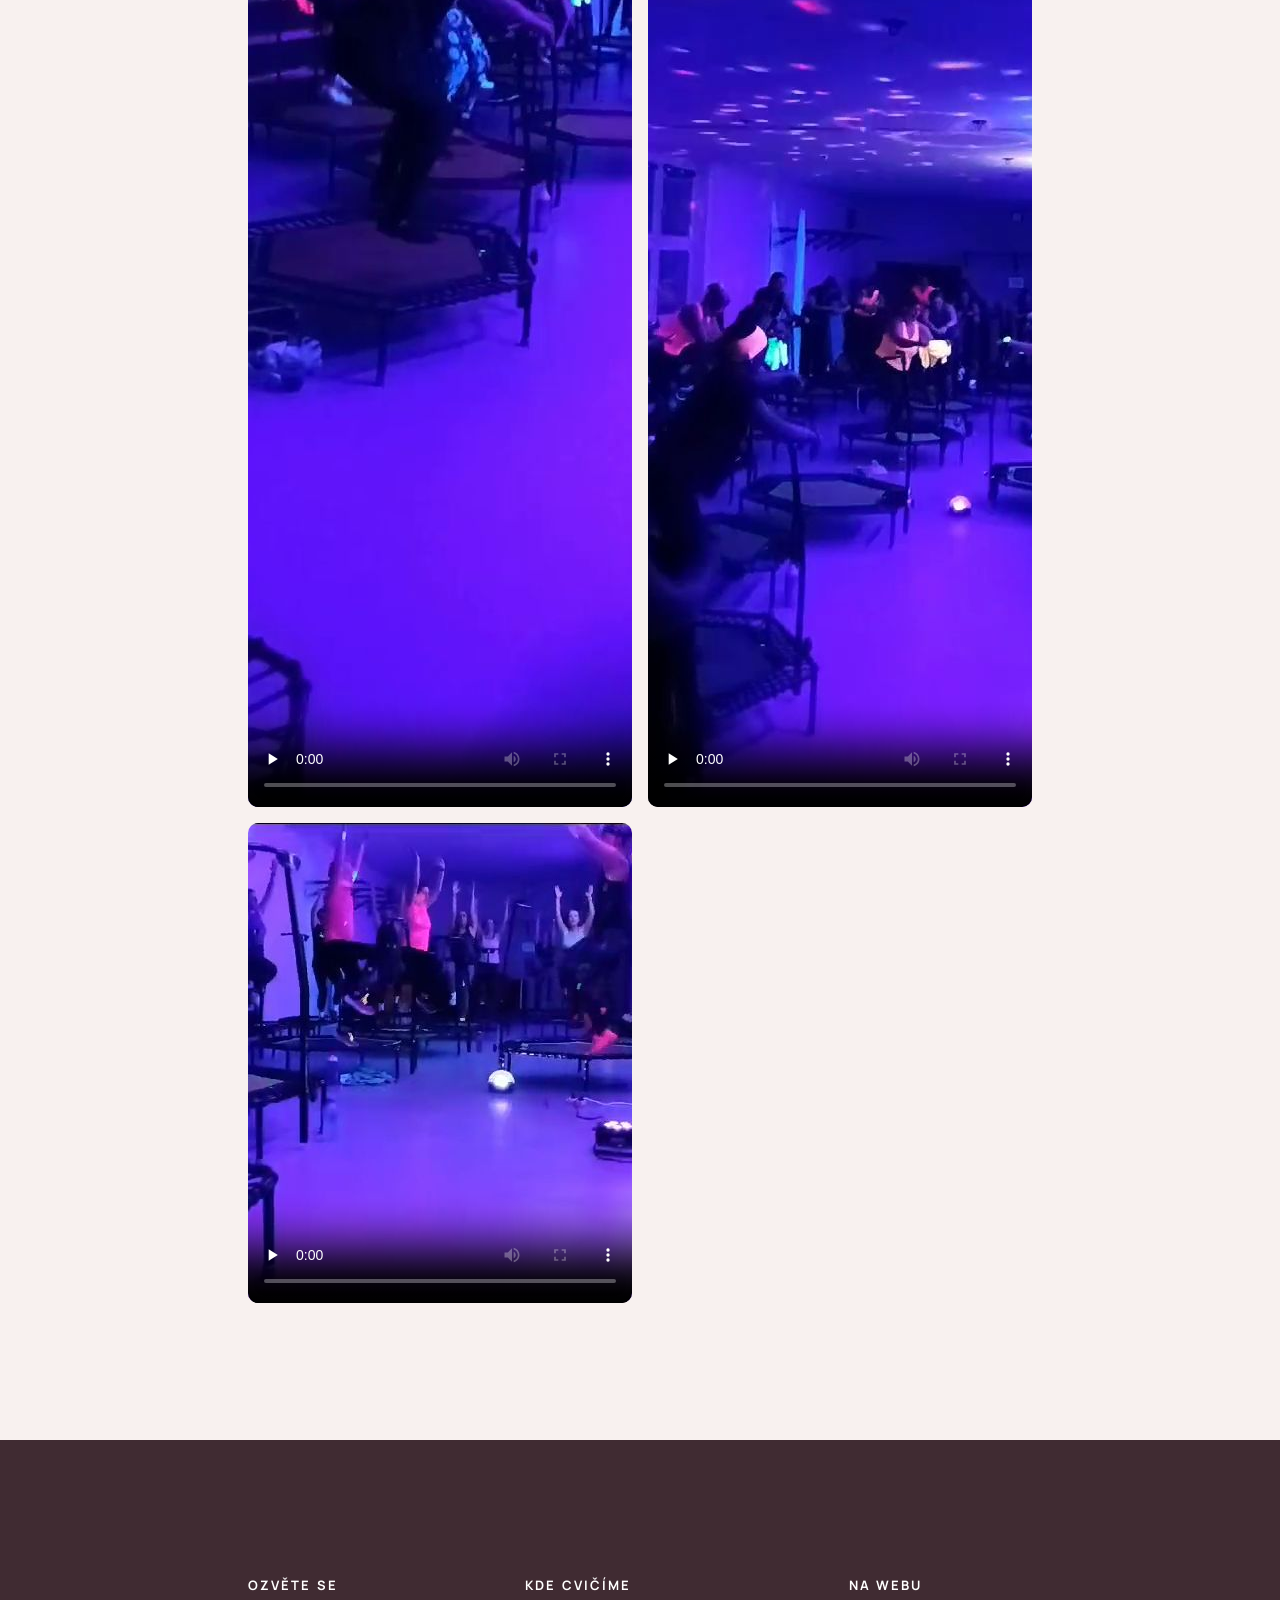
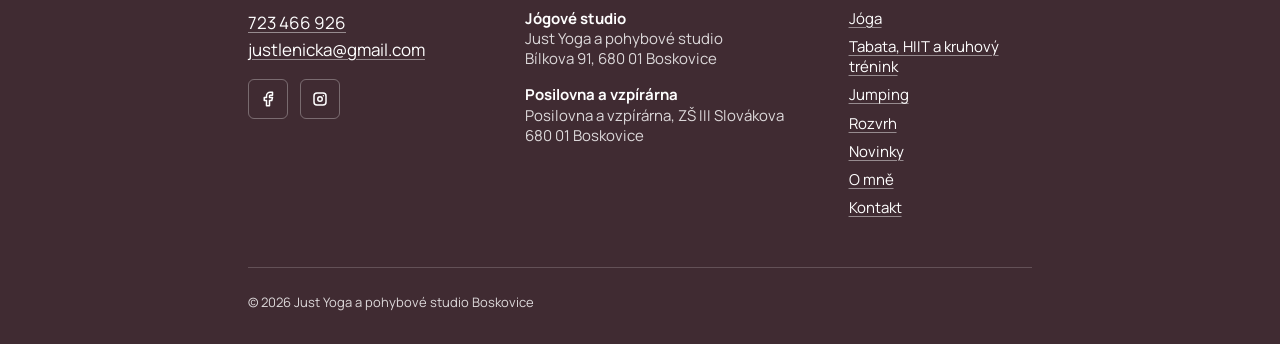
<file: o-mne.html>
<!DOCTYPE html>
<html lang="cs">
  <head>
    <meta charset="utf-8" />
    <meta name="viewport" content="width=device-width, initial-scale=1" />
    <title>O mně – Lenka Nahodilová, Just Yoga Boskovice</title>
    <meta
      name="description"
      content="Lenka Nahodilová, učitelka jógy III. třídy, instruktorka jógy a jumpingu a trenérka TRX. Vedu všechny lekce v Just Yoga Boskovice sama."
    />

    <meta property="og:type" content="profile" />
    <meta property="og:site_name" content="Just Yoga a pohybové studio Boskovice" />
    <meta property="og:title" content="O mně – Lenka Nahodilová, Just Yoga Boskovice" />
    <meta
      property="og:description"
      content="Učitelka jógy III. třídy, instruktorka jumpingu a trenérka TRX. Vedu všechny lekce sama."
    />
    <meta property="og:image" content="https://justyoga.cz/assets/images/og-default.png" />
    <meta property="og:locale" content="cs_CZ" />

    <link rel="icon" href="assets/images/favicon-32.png" sizes="32x32" />
    <link rel="apple-touch-icon" href="assets/images/apple-touch-icon.png" />

    <link
      rel="preload"
      href="assets/fonts/fraunces-latin-400-italic.woff2"
      as="font"
      type="font/woff2"
      crossorigin
    />

    <link rel="stylesheet" href="css/fonts.css" />
    <link rel="stylesheet" href="css/tokens.css" />
    <link rel="stylesheet" href="css/base.css" />
    <link rel="stylesheet" href="css/layout.css" />

    <script type="module" src="js/pages/o-mne.js"></script>
    <script type="module" src="js/seo.js"></script>
  </head>

  <body>
    <a class="skip-link" href="#main">Přeskočit na obsah</a>

    <div data-site-header></div>

    <main id="main" tabindex="-1">
      <section class="section bio" aria-labelledby="bio-title">
        <div class="shell shell--wide bio__inner">
          <div class="bio__text">
            <span class="eyebrow">O mně</span>
            <!-- Titulek zůstává dvoudílný (kurziva + roman v berry) i po
                 zkrácení textu podle klientky ze 7. 9. 2026 — je to ta
                 typografická konstrukce, na které web stojí. Zlom padl
                 mezi „Jmenuji se" a „Lenka", takže jméno nese akcent. -->
            <h1 id="bio-title" class="bio__title">
              <span class="hero__title-main">Jmenuji se</span>
              <span class="hero__title-accent">Lenka</span>
            </h1>
            <p class="lede">
              Jsem učitelka jógy III. třídy, certifikovaná instruktorka jógy
              a jumpingu a licencovaná trenérka TRX.
            </p>
          </div>

          <figure class="bio__figure">
            <img
              src="assets/images/lenka-o-mne-meditace.jpg"
              alt="Lenka Nahodilová v meditačním sedu"
              class="bio__photo"
              width="1200"
              height="1500"
            />
          </figure>
        </div>
      </section>

      <section class="section band--alt" aria-labelledby="approach-title">
        <div class="shell">
          <header class="section__head" data-reveal>
            <h2 id="approach-title">Jak učím</h2>
            <hr class="rule" />
          </header>

          <div class="approach">
            <article class="approach__item" data-reveal style="--reveal-index: 0">
              <h3>Bezpečně a anatomicky správně</h3>
              <p class="muted">
                Dohlížím na to, aby byl každý pohyb bezpečný a zdravý. To je celý
                důvod, proč mám za sebou výcviky, které mám.
              </p>
            </article>

            <article class="approach__item" data-reveal style="--reveal-index: 1">
              <h3>Podle vaší kondice, ne podle skupiny</h3>
              <p class="muted">
                Ať s pohybem začínáte, nebo makáte roky, u každého cviku vám
                ukážu snazší i pokročilejší variantu. Tempo si určujete vy.
              </p>
            </article>

            <article class="approach__item" data-reveal style="--reveal-index: 2">
              <h3>Restart pro tělo i hlavu</h3>
              <p class="muted">
                Protáhnete ztuhlé svaly ze sezení, na chvíli vypnete od
                starostí a odejdete s čistou hlavou.
              </p>
            </article>
          </div>
        </div>
      </section>

      <section class="section" aria-labelledby="gallery-title">
        <div class="shell">
          <header class="section__head" data-reveal>
            <span class="eyebrow">Ze studia</span>
            <h2 id="gallery-title">Jak to u nás vypadá</h2>
            <hr class="rule" />
          </header>

          <div data-gallery></div>
        </div>
      </section>

      <section class="section band--alt" aria-labelledby="videos-title">
        <div class="shell">
          <header class="section__head" data-reveal>
            <h2 id="videos-title">Videa z lekcí</h2>
            <hr class="rule" />
          </header>

          <div data-videos></div>
        </div>
      </section>
    </main>

    <div data-site-footer></div>

    <!-- ⚠️ MUSÍ zůstat přímým potomkem <body>: position: fixed se zasekne
         uvnitř předka s transform, filter nebo contain. -->
    <div data-heart-rate-meter></div>

    <!-- Průvodce. Stejně jako ukazatel tempa musí zůstat přímým potomkem
         <body> — position: fixed se zasekne uvnitř předka s transform,
         filter nebo contain, což WP motivy běžně mají. -->
    <div data-assistant-slot></div>
  </body>
</html>
</file>
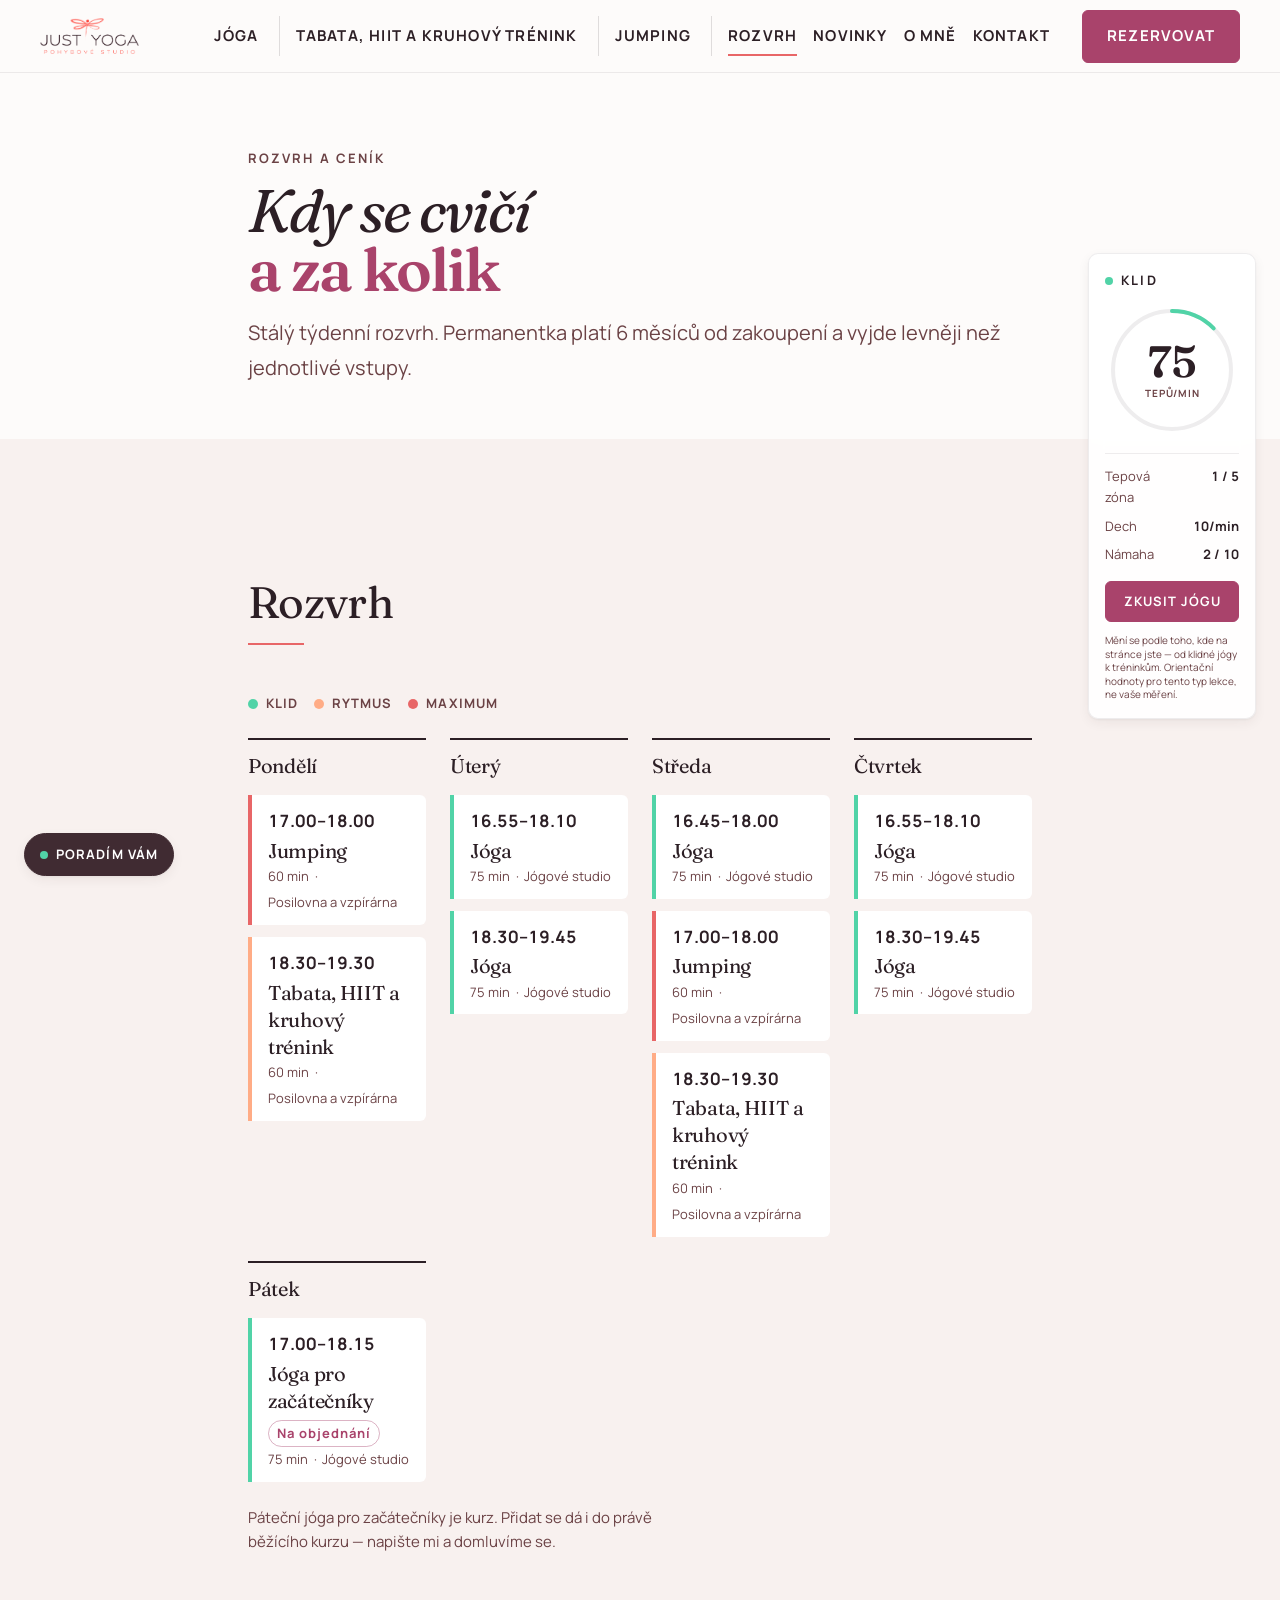
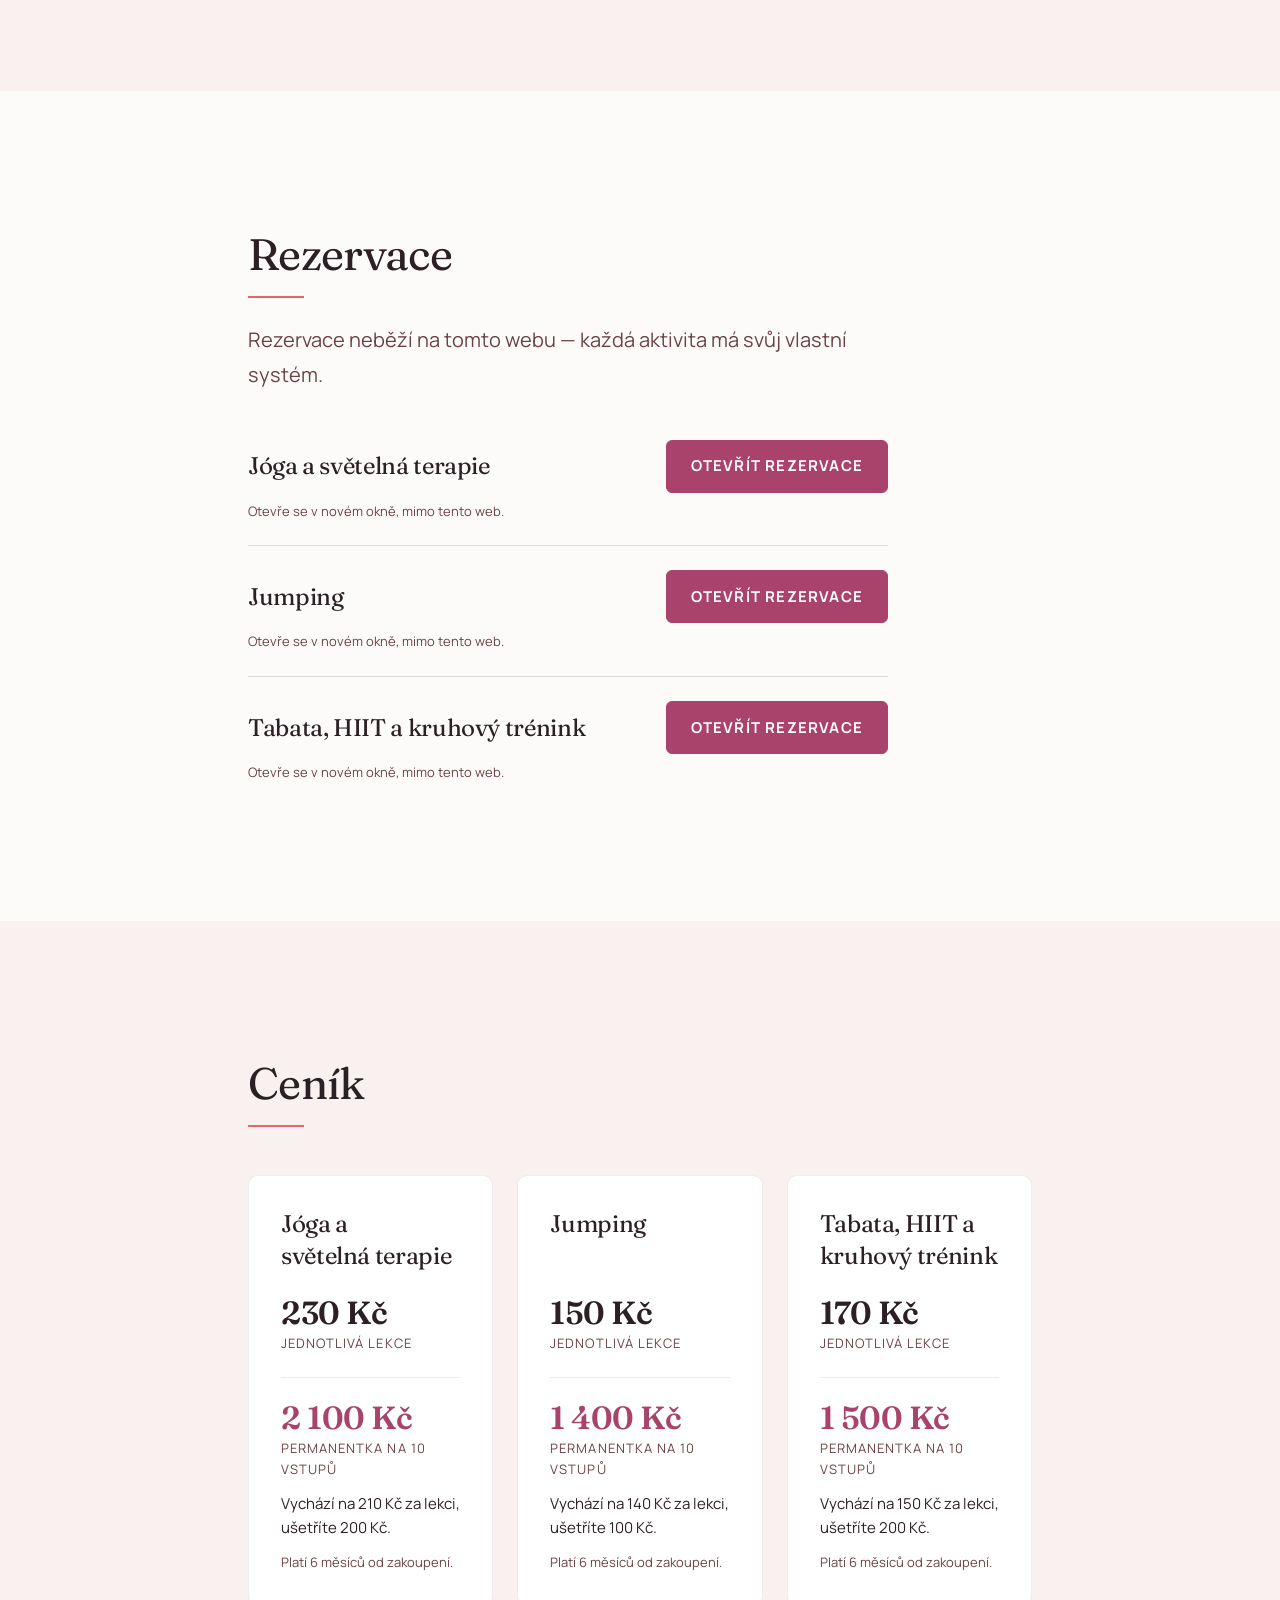
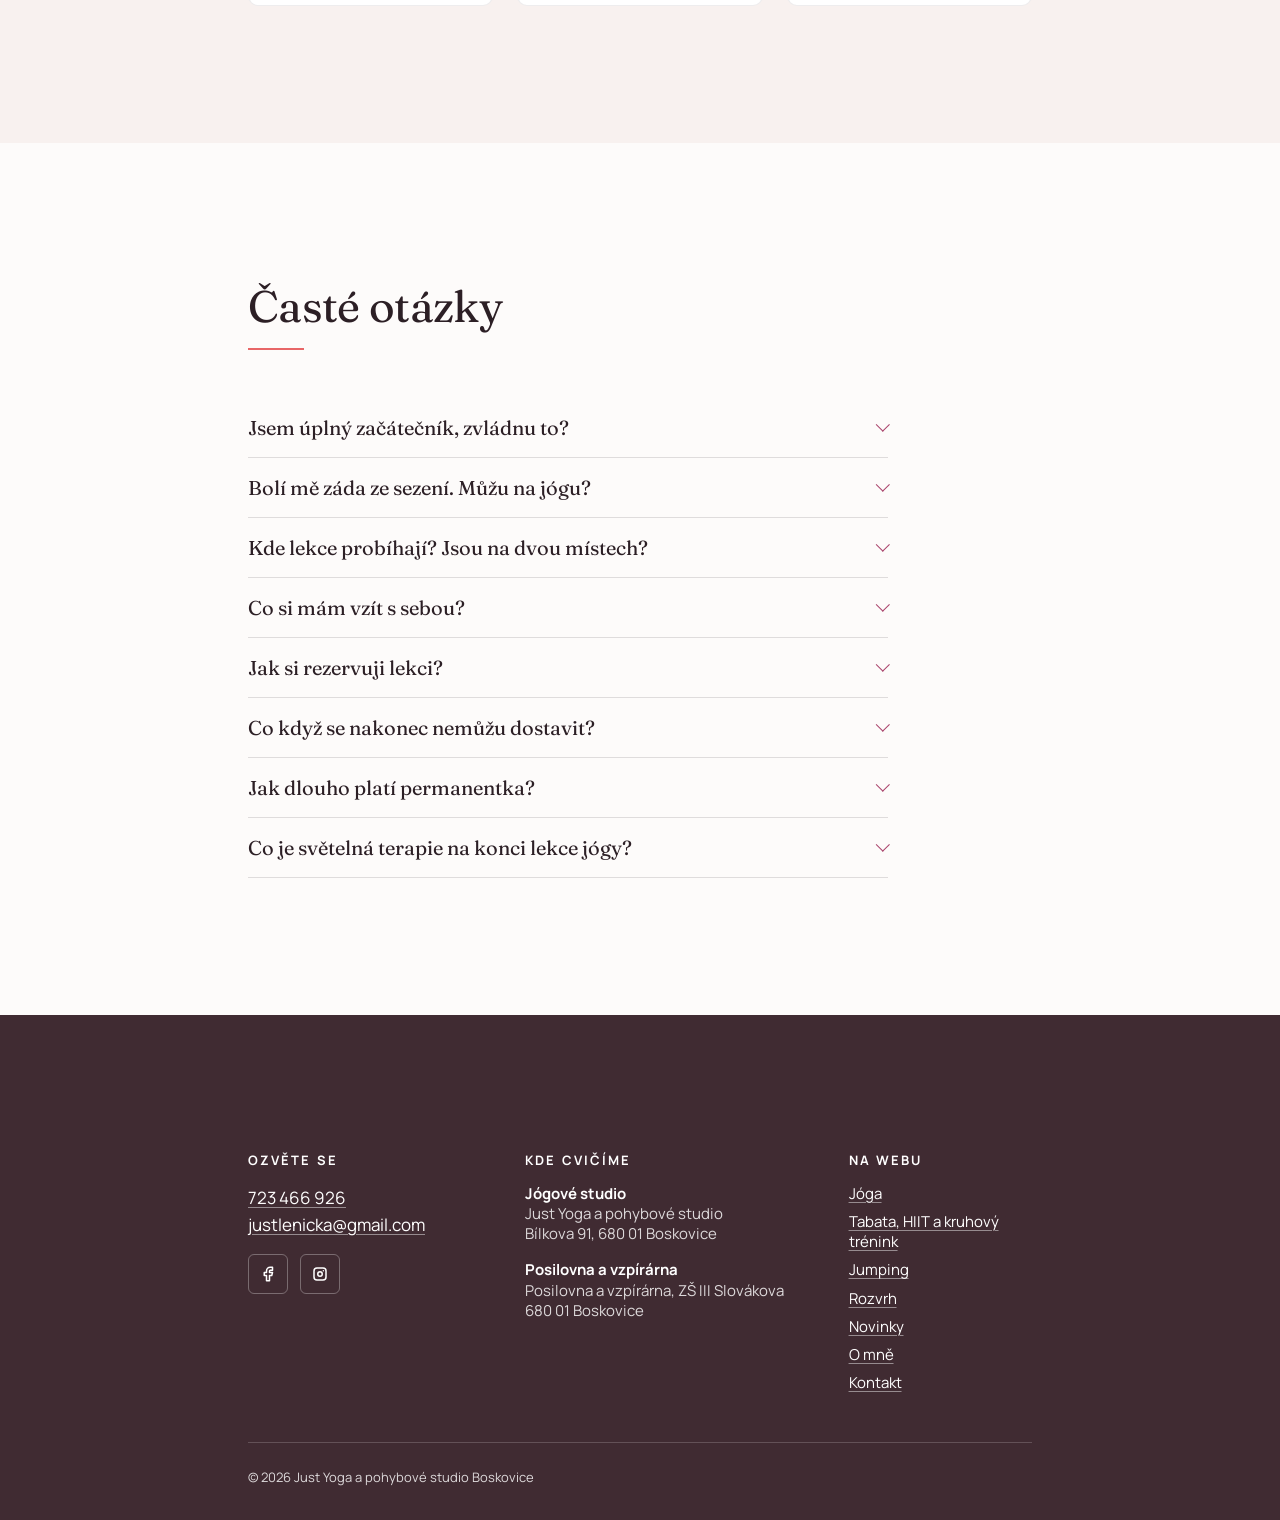
<file: rozvrh-cenik.html>
<!DOCTYPE html>
<html lang="cs">
  <head>
    <meta charset="utf-8" />
    <meta name="viewport" content="width=device-width, initial-scale=1" />
    <title>Rozvrh a ceník – Just Yoga Boskovice</title>
    <meta
      name="description"
      content="Rozvrh a ceník lekcí jógy, jumpingu, tabaty, HIITu a kruhového tréninku v Boskovicích. Lekce od 150 Kč, permanentka platí 6 měsíců."
    />

    <meta property="og:type" content="website" />
    <meta property="og:site_name" content="Just Yoga a pohybové studio Boskovice" />
    <meta property="og:title" content="Rozvrh a ceník lekcí – Just Yoga Boskovice" />
    <meta
      property="og:description"
      content="Kdy a za kolik: jóga, jumping, tabata, HIIT a kruhový trénink v Boskovicích."
    />
    <meta property="og:image" content="https://justyoga.cz/assets/images/og-default.png" />
    <meta property="og:locale" content="cs_CZ" />
    <!-- canonical a og:url schválně chybí — viz checklist nasazení v CLAUDE.md. -->

    <link rel="icon" href="assets/images/favicon-32.png" sizes="32x32" />
    <link rel="apple-touch-icon" href="assets/images/apple-touch-icon.png" />

    <link
      rel="preload"
      href="assets/fonts/fraunces-latin-400-normal.woff2"
      as="font"
      type="font/woff2"
      crossorigin
    />

    <link rel="stylesheet" href="css/fonts.css" />
    <link rel="stylesheet" href="css/tokens.css" />
    <link rel="stylesheet" href="css/base.css" />
    <link rel="stylesheet" href="css/layout.css" />

    <script type="module" src="js/pages/rozvrh-cenik.js"></script>
    <script type="module" src="js/seo.js"></script>
  </head>

  <body>
    <a class="skip-link" href="#main">Přeskočit na obsah</a>

    <div data-site-header></div>

    <main id="main" tabindex="-1">
      <section class="page-hero">
        <div class="shell">
          <span class="eyebrow">Rozvrh a ceník</span>
          <h1 class="page-hero__title">
            <span class="hero__title-main">Kdy se cvičí</span>
            <span class="hero__title-accent">a za kolik</span>
          </h1>
          <p class="lede">
            Stálý týdenní rozvrh. Permanentka platí 6 měsíců od zakoupení
            a vyjde levněji než jednotlivé vstupy.
          </p>
        </div>
      </section>

      <section class="section band--alt" id="rozvrh" aria-labelledby="schedule-title">
        <div class="shell">
          <header class="section__head" data-reveal>
            <h2 id="schedule-title">Rozvrh</h2>
            <hr class="rule" />
          </header>

          <div data-week-legend></div>
          <div data-week></div>
        </div>
      </section>

      <section class="section" id="rezervace" aria-labelledby="booking-title">
        <div class="shell">
          <header class="section__head" data-reveal>
            <h2 id="booking-title">Rezervace</h2>
            <hr class="rule" />
            <p class="lede">
              Rezervace neběží na tomto webu — každá aktivita má svůj vlastní
              systém.
            </p>
          </header>

          <div data-booking></div>
        </div>
      </section>

      <section class="section band--alt" id="cenik" aria-labelledby="pricing-title">
        <div class="shell">
          <header class="section__head" data-reveal>
            <h2 id="pricing-title">Ceník</h2>
            <hr class="rule" />
          </header>

          <div data-pricing></div>
        </div>
      </section>

      <section class="section" aria-labelledby="faq-title">
        <div class="shell">
          <header class="section__head" data-reveal>
            <h2 id="faq-title">Časté otázky</h2>
            <hr class="rule" />
          </header>

          <div data-faq></div>
        </div>
      </section>
    </main>

    <div data-site-footer></div>

    <!-- ⚠️ MUSÍ zůstat přímým potomkem <body>: position: fixed se zasekne
         uvnitř předka s transform, filter nebo contain. -->
    <div data-heart-rate-meter></div>

    <!-- Průvodce. Stejně jako ukazatel tempa musí zůstat přímým potomkem
         <body> — position: fixed se zasekne uvnitř předka s transform,
         filter nebo contain, což WP motivy běžně mají. -->
    <div data-assistant-slot></div>
  </body>
</html>
</file>
<file: css/fonts.css>
/* Self-hosted webfonts — Fraunces (display) + Manrope (body).

   Self-hosted rather than loaded from the Google Fonts CDN on purpose: no
   third-party request at runtime (no GDPR question about a font CDN seeing
   visitors' IPs), no render-blocking external hop, and it keeps working once
   the theme is dropped into WordPress. Files come from the @fontsource
   packages, which repackage the official Google Fonts releases.

   Both `latin` and `latin-ext` subsets are declared for every cut: Czech
   diacritics (ř, ě, ů, č, š, ž, á, í, é) live in latin-ext, so dropping it
   would silently fall back to a system font for exactly the characters this
   site is full of. The browser downloads a subset only if the page actually
   uses characters from its unicode-range, so shipping both costs nothing on
   pages that don't need the extended one.

   ⚠️ Fraunces replaces Raleway, which the brandbook names for headings. The
   reason is in tokens.css: Raleway is a third humanist sans next to Manrope,
   so the pair carried no contrast, and Raleway 300 at display sizes was the
   strongest dated signal on the old build. The serif/sans pairing is the
   change that does most of the visual work — but it does depart from the
   brandbook and needs the client's nod.

   Three cuts only, and each one has a job:
     400 roman   body of a heading, section titles
     400 italic  the first line of the hero H1
     600 roman   the accent line of the hero H1, prices, emphasis
   A fourth cut would have to earn its two files. */

/* --- Fraunces (display) --------------------------------------------- */

@font-face {
  font-family: "Fraunces";
  font-style: normal;
  font-weight: 400;
  font-display: swap;
  src: url(../assets/fonts/fraunces-latin-400-normal.woff2) format("woff2");
  unicode-range: U+0000-00FF, U+0131, U+0152-0153, U+02BB-02BC, U+02C6, U+02DA, U+02DC, U+0304, U+0308, U+0329, U+2000-206F, U+20AC, U+2122, U+2191, U+2193, U+2212, U+2215, U+FEFF, U+FFFD;
}

@font-face {
  font-family: "Fraunces";
  font-style: normal;
  font-weight: 400;
  font-display: swap;
  src: url(../assets/fonts/fraunces-latin-ext-400-normal.woff2) format("woff2");
  unicode-range: U+0100-02BA, U+02BD-02C5, U+02C7-02CC, U+02CE-02D7, U+02DD-02FF, U+0304, U+0308, U+0329, U+1D00-1DBF, U+1E00-1E9F, U+1EF2-1EFF, U+2020, U+20A0-20AB, U+20AD-20C0, U+2113, U+2C60-2C7F, U+A720-A7FF;
}

@font-face {
  font-family: "Fraunces";
  font-style: italic;
  font-weight: 400;
  font-display: swap;
  src: url(../assets/fonts/fraunces-latin-400-italic.woff2) format("woff2");
  unicode-range: U+0000-00FF, U+0131, U+0152-0153, U+02BB-02BC, U+02C6, U+02DA, U+02DC, U+0304, U+0308, U+0329, U+2000-206F, U+20AC, U+2122, U+2191, U+2193, U+2212, U+2215, U+FEFF, U+FFFD;
}

@font-face {
  font-family: "Fraunces";
  font-style: italic;
  font-weight: 400;
  font-display: swap;
  src: url(../assets/fonts/fraunces-latin-ext-400-italic.woff2) format("woff2");
  unicode-range: U+0100-02BA, U+02BD-02C5, U+02C7-02CC, U+02CE-02D7, U+02DD-02FF, U+0304, U+0308, U+0329, U+1D00-1DBF, U+1E00-1E9F, U+1EF2-1EFF, U+2020, U+20A0-20AB, U+20AD-20C0, U+2113, U+2C60-2C7F, U+A720-A7FF;
}

@font-face {
  font-family: "Fraunces";
  font-style: normal;
  font-weight: 600;
  font-display: swap;
  src: url(../assets/fonts/fraunces-latin-600-normal.woff2) format("woff2");
  unicode-range: U+0000-00FF, U+0131, U+0152-0153, U+02BB-02BC, U+02C6, U+02DA, U+02DC, U+0304, U+0308, U+0329, U+2000-206F, U+20AC, U+2122, U+2191, U+2193, U+2212, U+2215, U+FEFF, U+FFFD;
}

@font-face {
  font-family: "Fraunces";
  font-style: normal;
  font-weight: 600;
  font-display: swap;
  src: url(../assets/fonts/fraunces-latin-ext-600-normal.woff2) format("woff2");
  unicode-range: U+0100-02BA, U+02BD-02C5, U+02C7-02CC, U+02CE-02D7, U+02DD-02FF, U+0304, U+0308, U+0329, U+1D00-1DBF, U+1E00-1E9F, U+1EF2-1EFF, U+2020, U+20A0-20AB, U+20AD-20C0, U+2113, U+2C60-2C7F, U+A720-A7FF;
}

/* --- Manrope (body) -------------------------------------------------- */

@font-face {
  font-family: "Manrope";
  font-style: normal;
  font-weight: 400;
  font-display: swap;
  src: url(../assets/fonts/manrope-latin-400-normal.woff2) format("woff2");
  unicode-range: U+0000-00FF, U+0131, U+0152-0153, U+02BB-02BC, U+02C6, U+02DA, U+02DC, U+0304, U+0308, U+0329, U+2000-206F, U+20AC, U+2122, U+2191, U+2193, U+2212, U+2215, U+FEFF, U+FFFD;
}

@font-face {
  font-family: "Manrope";
  font-style: normal;
  font-weight: 400;
  font-display: swap;
  src: url(../assets/fonts/manrope-latin-ext-400-normal.woff2) format("woff2");
  unicode-range: U+0100-02BA, U+02BD-02C5, U+02C7-02CC, U+02CE-02D7, U+02DD-02FF, U+0304, U+0308, U+0329, U+1D00-1DBF, U+1E00-1E9F, U+1EF2-1EFF, U+2020, U+20A0-20AB, U+20AD-20C0, U+2113, U+2C60-2C7F, U+A720-A7FF;
}

@font-face {
  font-family: "Manrope";
  font-style: normal;
  font-weight: 700;
  font-display: swap;
  src: url(../assets/fonts/manrope-latin-700-normal.woff2) format("woff2");
  unicode-range: U+0000-00FF, U+0131, U+0152-0153, U+02BB-02BC, U+02C6, U+02DA, U+02DC, U+0304, U+0308, U+0329, U+2000-206F, U+20AC, U+2122, U+2191, U+2193, U+2212, U+2215, U+FEFF, U+FFFD;
}

@font-face {
  font-family: "Manrope";
  font-style: normal;
  font-weight: 700;
  font-display: swap;
  src: url(../assets/fonts/manrope-latin-ext-700-normal.woff2) format("woff2");
  unicode-range: U+0100-02BA, U+02BD-02C5, U+02C7-02CC, U+02CE-02D7, U+02DD-02FF, U+0304, U+0308, U+0329, U+1D00-1DBF, U+1E00-1E9F, U+1EF2-1EFF, U+2020, U+20A0-20AB, U+20AD-20C0, U+2113, U+2C60-2C7F, U+A720-A7FF;
}
</file>
<file: css/tokens.css>
/* Design tokens — the only place colors, type, spacing and shape are defined.
   Values trace back to content/brandbook-lenka-web.json.

   The brandbook's own wording drives the structure here: it calls the palette
   "warm off-white background with dusty rose / terracotta accents, berry as
   brand accent, mint and yellow as complementary POPS". Pops — not equals.
   The previous build tinted three lesson cards with mint, coral and peach at
   the same strength, which read as three competing colors rather than one
   brand with an accent. This file instead lays the warm red family out as a
   single tonal ramp (the brand's own coral → plum axis) and keeps mint and
   yellow for marks a few pixels wide. */

:root {
  /* === Tonal ramp ===
     One warm family, ten steps, walking the brand's own axis: the off-white
     background (#fcfaf8) at the top, the brandbook's text/darkSurface value
     (#2c1f25) at the bottom, passing through the blush and dusty-rose tones
     the brandbook names. Every surface and every text color on the site is
     one of these — that is what makes the page read as one material rather
     than as boxes of unrelated color.

     Relative luminance of each step (measured, not eyeballed):
       50  .968   100 .891   200 .757   300 .582   400 .385
       500 .223   600 .134   700 .075   800 .042   900 .017 */
  --ramp-50: #fdfbfa;
  --ramp-100: #f8f1ef;
  --ramp-200: #efdedb;
  --ramp-300: #e0c2bf;
  --ramp-400: #c99c99;
  --ramp-500: #a9756f;
  --ramp-600: #8a5a57;
  --ramp-700: #6b4245;
  --ramp-800: #4e3238;
  --ramp-900: #2c1f25;

  /* === Brand accents ===
     Kept at their exact brandbook values. These never fill a large area —
     they mark things. Measured contrast decides what each one may do:

       berry  #a9436b  5.50 on ramp-50, white label on it 5.67  → text + filled button
       coral  #e86667  3.12 on ramp-50                          → decorative only
       mint   #51d3a7  1.81 on ramp-50                          → dots/marks only
       yellow #ffd47d  1.36 on ramp-50                          → dots/marks only

     Coral is the logo color. At 3.12 it fails AA for body text and fails as a
     filled button with a white label — it may only draw shapes: rules, dots,
     the underline flourish. This is the same conclusion the previous build
     reached; it is restated here because it is easy to undo by accident. */
  --color-coral: #e86667;
  --color-berry: #a9436b;
  --color-mint: #51d3a7;
  --color-yellow: #ffd47d;
  --color-peach: #ffac86;
  --color-plum: #402b32;

  /* === Functional roles ===
     Components reference only these, never a ramp step directly, so moving a
     role (which surface a card takes) is one line here. */
  --color-bg: var(--ramp-50);
  --color-bg-alt: var(--ramp-100); /* alternating section band */
  --color-surface: #ffffff; /* cards, sitting on either band */
  --color-surface-sunk: var(--ramp-200); /* decorative blocks only — see note on muted text */

  --color-text: var(--ramp-900); /* 15.31 on bg, 12.14 on sunk */
  /* Muted text carries real content — lesson taglines, venues, pass prices,
     form labels, the whole footer — so it must clear AA (4.5:1) on EVERY
     surface it can land on, including the sunk one. Measured:

        step             bg     alt    sunk   white
        600 #8a5a57      5.53   5.11   4.39 ✗  5.71
        700 #6b4245      8.17   7.56   6.48 ✓  8.43   <- chosen

     600 reads slightly softer but fails on the sunk surface, and a token that
     is only safe on some surfaces is a trap the project has already fallen
     into once. 700 passes everywhere with headroom. Re-measure if it moves. */
  --color-text-muted: var(--ramp-700);
  --color-text-inverse: #ffffff;

  /* Hairlines do the work shadows would do in a brand that allowed shadows.
     Two weights: one that whispers between rows, one that outlines a card. */
  --color-hairline: color-mix(in srgb, var(--ramp-900) 8%, transparent);
  --color-border: color-mix(in srgb, var(--ramp-900) 14%, transparent);
  /* The one surface that genuinely floats over content (mobile nav panel)
     needs a visible edge, since the brand has no shadow to lean on. */
  --color-border-strong: color-mix(in srgb, var(--ramp-900) 45%, transparent);

  --color-primary: var(--color-plum); /* white label: 13.05 */
  --color-primary-hover: var(--ramp-900);
  --color-accent: var(--color-berry); /* white label: 5.67 */
  --color-accent-hover: color-mix(in srgb, var(--color-berry), #000 16%);

  --color-focus: var(--color-berry);

  /* === Intensity ===
     The three lesson types, ordered by how hard the heart works. These are
     the brandbook's "pops" doing the one job they are good at: marking.
     They never fill a surface — they are a 4px rule on a schedule row, a
     dot in a legend, and the color the heart-rate meter takes in that zone.
     Ordered calm → rhythm → maximum, which is also the order the page
     scrolls through, so the schedule legend and the meter agree.

     Contrast on the page background (they mark, they never carry text):
       mint  #51d3a7  1.81
       peach #ffac86  1.94
       coral #e86667  3.12 */
  --color-zone-calm: var(--color-mint);
  --color-zone-move: var(--color-peach);
  --color-zone-burn: var(--color-coral);

  /* === Typography ===
     Fraunces is the display face: a variable serif with a soft, slightly
     humanist cut that suits a body-and-breath subject better than a bookish
     transitional serif would. Manrope stays for body text — it is already
     self-hosted, it reads well small, and the serif/sans contrast is the
     whole point. Raleway is gone: as a third humanist sans it added nothing
     the other two did not already do, and its 300 weight at display sizes was
     the single strongest "template" signal on the old site. */
  --font-display: "Fraunces", Georgia, "Times New Roman", serif;
  --font-body: "Manrope", system-ui, -apple-system, "Segoe UI", Roboto, sans-serif;

  /* Every step is fluid. Fixed rem steps were the second-strongest dated
     signal on the old build — a 4rem hero either overflowed narrow phones or
     had to be patched with a media query. clamp() removes both problems and
     lets the display sizes go genuinely large on desktop. */
  --text-xs: clamp(0.75rem, 0.72rem + 0.15vw, 0.8125rem);
  --text-sm: clamp(0.875rem, 0.85rem + 0.15vw, 0.9375rem);
  --text-base: clamp(1rem, 0.96rem + 0.2vw, 1.0625rem);
  --text-lg: clamp(1.125rem, 1.06rem + 0.32vw, 1.25rem);
  --text-xl: clamp(1.25rem, 1.13rem + 0.6vw, 1.5rem);
  --text-2xl: clamp(1.5rem, 1.28rem + 1.1vw, 2rem);
  --text-3xl: clamp(1.875rem, 1.5rem + 1.9vw, 2.75rem);
  --text-4xl: clamp(2.25rem, 1.6rem + 3.2vw, 3.75rem);
  --text-display: clamp(2.75rem, 1.7rem + 5.2vw, 5rem);

  /* Leading and tracking exist as tokens because large display type needs
     both pulled in, and small uppercase labels need tracking pushed out.
     The old build had neither, which is why its headings read as typed
     rather than set. */
  --leading-display: 0.98;
  --leading-tight: 1.15;
  --leading-snug: 1.35;
  --leading-normal: 1.6;
  --leading-relaxed: 1.75;

  --tracking-tighter: -0.035em; /* display sizes */
  --tracking-tight: -0.015em; /* headings */
  --tracking-normal: 0;
  --tracking-wide: 0.08em; /* small caps labels */
  --tracking-wider: 0.16em; /* eyebrow / kicker */

  /* Measure. Body copy is unreadable much past this and the old build let
     intro paragraphs run the full container width. */
  --measure: 64ch;
  --measure-narrow: 48ch;

  /* === Spacing === */
  --space-1: 0.25rem;
  --space-2: 0.5rem;
  --space-3: 0.75rem;
  --space-4: 1rem;
  --space-5: 1.5rem;
  --space-6: 2rem;
  --space-7: 3rem;
  --space-8: 4rem;
  /* Section rhythm is fluid, and generous. Fixed 4rem padding at every
     viewport made 1920px screens look cramped, which reads as cheap. */
  --space-section: clamp(4.5rem, 3rem + 7vw, 9rem);

  /* === Layout === */
  --container: 76rem;
  --container-wide: 88rem;
  --container-narrow: 54rem;
  --container-pad: clamp(1.25rem, 0.6rem + 3vw, 2.5rem);

  /* === Shape ===
     Tight. The old scale ran to 1.5rem on cards plus fully round buttons,
     and rounded pastel boxes are exactly the "coloring book" read. These
     values are in px on purpose: a corner radius is an optical constant, it
     should not grow with the user's font size. */
  --radius-sm: 3px;
  --radius-md: 6px;
  --radius-lg: 10px;
  --radius-xl: 14px;
  --radius-pill: 999px; /* small chips and tags only, never a primary button */

  /* === Elevation ===
     The brandbook says "shadows: none" and the flat look is deliberate, so
     depth on this site comes from alternating section bands and hairlines,
     not from shadows. These two tokens exist for the two cases where a
     surface genuinely leaves the page — the mobile nav panel and a lifted
     card on hover — and they are tinted with the brand's own darkest value
     rather than black, so they read as shade, not as grey.
     ⚠️ This is a deliberate step past the brandbook's literal wording; it
     needs the client's nod before launch. */
  --shadow-raise: 0 1px 2px color-mix(in srgb, var(--ramp-900) 5%, transparent),
    0 4px 12px color-mix(in srgb, var(--ramp-900) 6%, transparent);
  --shadow-overlay: 0 8px 32px color-mix(in srgb, var(--ramp-900) 16%, transparent);

  /* === Motion ===
     Never write a duration inline: these zero out under reduced-motion and a
     hard-coded value does not. --ease-out is the standard entrance curve, a
     long tail that settles rather than stops. */
  --ease-out: cubic-bezier(0.16, 1, 0.3, 1);
  --ease-in-out: cubic-bezier(0.65, 0, 0.35, 1);
  --transition-fast: 150ms var(--ease-out);
  --transition-base: 280ms var(--ease-out);
  --transition-slow: 520ms var(--ease-out);
  /* Reveal distance and stagger are tokens so reduced-motion can flatten
     them too — an opacity fade that still jumps 16px is worse than no
     animation at all. */
  --reveal-shift: 1.25rem;
  --stagger-step: 70ms;

  /* === Focus ===
     One recipe, referenced everywhere. Elements clipped by overflow set
     --focus-offset to a negative value rather than inventing an outline. */
  --focus-width: 2px;
  --focus-offset: 3px;

  /* === Depth order === */
  --z-base: 1;
  --z-sticky: 200;
  --z-overlay: 300;
  --z-skiplink: 500;
}

@media (prefers-reduced-motion: reduce) {
  :root {
    --transition-fast: 0ms;
    --transition-base: 0ms;
    --transition-slow: 0ms;
    --reveal-shift: 0rem;
    --stagger-step: 0ms;
  }
}
</file>
<file: css/base.css>
/* Reset, element defaults and the small set of primitives every page reuses.
   Everything here is light DOM: the redesign dropped Shadow DOM from the
   components, so one stylesheet can finally set the visual language once
   instead of twelve copies agreeing with each other by hand. */

*,
*::before,
*::after {
  box-sizing: border-box;
}

html {
  -webkit-text-size-adjust: 100%;
  scroll-behavior: smooth;
  /* Anchored sections must not slide under the sticky header. */
  scroll-padding-top: 6rem;
}

@media (prefers-reduced-motion: reduce) {
  html {
    scroll-behavior: auto;
  }
}

body {
  margin: 0;
  background: var(--color-bg);
  color: var(--color-text);
  font-family: var(--font-body);
  font-size: var(--text-base);
  line-height: var(--leading-normal);
  -webkit-font-smoothing: antialiased;
  -moz-osx-font-smoothing: grayscale;
}

/* --- Headings -------------------------------------------------------
   All display face, all with tracking pulled in. The tighter the size,
   the more negative the tracking: at 5rem the default spacing of a serif
   reads as gappy, at 1.25rem it reads as correct. This size-dependent
   tracking is the difference between type that looks set and type that
   looks typed. */

h1,
h2,
h3,
h4 {
  font-family: var(--font-display);
  font-weight: 400;
  color: var(--color-text);
  margin: 0 0 var(--space-4);
  overflow-wrap: break-word;
  text-wrap: balance;
}

h1 {
  font-size: var(--text-4xl);
  line-height: var(--leading-tight);
  letter-spacing: var(--tracking-tighter);
}

h2 {
  font-size: var(--text-3xl);
  line-height: var(--leading-tight);
  letter-spacing: var(--tracking-tight);
}

h3 {
  font-size: var(--text-xl);
  line-height: var(--leading-snug);
  letter-spacing: var(--tracking-tight);
}

h4 {
  font-size: var(--text-lg);
  line-height: var(--leading-snug);
}

p {
  margin: 0 0 var(--space-4);
}

p:last-child {
  margin-bottom: 0;
}

/* Berry rather than the plum primary: plum sits so close to the body text
   color that links would be told apart only by their underline. Berry is
   the palette's interactive color and clears AA on every page surface
   (5.50 on the page band, 5.08 on the alternate band). */
a {
  color: var(--color-accent);
  text-underline-offset: 0.18em;
  text-decoration-thickness: 1px;
  transition: color var(--transition-fast);
}

a:hover {
  color: var(--color-accent-hover);
}

img,
picture,
video,
svg {
  display: block;
  max-width: 100%;
}

ul,
ol {
  margin: 0;
  padding: 0;
}

button,
input,
select,
textarea {
  font: inherit;
  color: inherit;
}

/* One focus recipe for the whole site. Elements clipped by an overflow
   container set --focus-offset to a negative value rather than writing
   their own outline — an outline written by hand drifts from this one the
   first time either changes. */
:focus-visible {
  outline: var(--focus-width) solid var(--color-focus);
  outline-offset: var(--focus-offset);
  border-radius: var(--radius-sm);
}

::selection {
  background: var(--color-berry);
  color: var(--color-text-inverse);
}

/* --- Layout primitives ---------------------------------------------- */

.shell {
  width: 100%;
  max-width: var(--container);
  margin-inline: auto;
  padding-inline: var(--container-pad);
}

.shell--wide {
  max-width: var(--container-wide);
}

.shell--narrow {
  max-width: var(--container-narrow);
}

.section {
  padding-block: var(--space-section);
}

/* Depth comes from alternating bands, not from shadows — this is the
   mechanism that replaces the flat single background of the old build.
   A band is a full-bleed background; the .shell inside keeps the measure. */
.band--alt {
  background: var(--color-bg-alt);
}

.band--dark {
  background: var(--color-plum);
  color: var(--color-text-inverse);
}

.band--dark h1,
.band--dark h2,
.band--dark h3,
.band--dark h4 {
  color: var(--color-text-inverse);
}

.band--dark .eyebrow {
  color: color-mix(in srgb, var(--color-text-inverse) 72%, transparent);
}

.band--dark .lede,
.band--dark .muted {
  color: color-mix(in srgb, var(--color-text-inverse) 82%, transparent);
}

/* --- Type primitives ------------------------------------------------- */

/* Small tracked-out label above a heading. The old build had no tracking
   tokens at all, which is why it had no way to write one of these. */
.eyebrow {
  display: block;
  margin: 0 0 var(--space-3);
  font-family: var(--font-body);
  font-size: var(--text-xs);
  font-weight: 700;
  letter-spacing: var(--tracking-wider);
  text-transform: uppercase;
  color: var(--color-text-muted);
}

.lede {
  max-width: var(--measure);
  font-size: var(--text-lg);
  line-height: var(--leading-relaxed);
  color: var(--color-text-muted);
}

.muted {
  color: var(--color-text-muted);
}

.measure {
  max-width: var(--measure);
}

.measure-narrow {
  max-width: var(--measure-narrow);
}

/* The one flourish coral is allowed: a short rule under a section heading.
   At 3.12:1 coral may draw shapes but never carry text. */
.rule {
  width: 3.5rem;
  height: 2px;
  border: 0;
  margin: 0 0 var(--space-5);
  background: var(--color-coral);
}

.visually-hidden {
  position: absolute;
  width: 1px;
  height: 1px;
  padding: 0;
  overflow: hidden;
  clip-path: inset(50%);
  white-space: nowrap;
  border: 0;
}

.skip-link {
  position: absolute;
  top: -100%;
  left: var(--space-4);
  z-index: var(--z-skiplink);
  padding: var(--space-3) var(--space-4);
  background: var(--color-surface);
  color: var(--color-text);
  border-radius: var(--radius-md);
  box-shadow: var(--shadow-overlay);
  transition: top var(--transition-fast);
}

.skip-link:focus {
  top: var(--space-4);
}

/* --- Buttons ---------------------------------------------------------
   Two levels only. The pill radius is deliberately not used here: fully
   round buttons on pastel cards were a large part of the old "coloring
   book" read. */

.btn {
  display: inline-flex;
  align-items: center;
  justify-content: center;
  gap: var(--space-2);
  padding: 0.9em 1.6em;
  border: 1px solid transparent;
  border-radius: var(--radius-md);
  font-family: var(--font-body);
  font-size: var(--text-sm);
  font-weight: 700;
  letter-spacing: var(--tracking-wide);
  text-transform: uppercase;
  text-decoration: none;
  cursor: pointer;
  transition: background var(--transition-fast), color var(--transition-fast),
    border-color var(--transition-fast);
}

.btn--primary {
  background: var(--color-primary);
  border-color: var(--color-primary);
  color: var(--color-text-inverse); /* 13.05 */
}

.btn--primary:hover {
  background: var(--color-primary-hover);
  border-color: var(--color-primary-hover);
  color: var(--color-text-inverse);
}

.btn--accent {
  background: var(--color-accent);
  border-color: var(--color-accent);
  color: var(--color-text-inverse); /* 5.67 */
}

.btn--accent:hover {
  background: var(--color-accent-hover);
  border-color: var(--color-accent-hover);
  color: var(--color-text-inverse);
}

/* Outline variant. Its border is the brand text color at low alpha rather
   than coral — coral would fail as a boundary a keyboard user must see. */
.btn--ghost {
  background: transparent;
  border-color: var(--color-border);
  color: var(--color-text);
}

.btn--ghost:hover {
  background: var(--color-surface);
  border-color: var(--color-text);
  color: var(--color-text);
}

.band--dark .btn--ghost {
  border-color: color-mix(in srgb, var(--color-text-inverse) 40%, transparent);
  color: var(--color-text-inverse);
}

.band--dark .btn--ghost:hover {
  background: color-mix(in srgb, var(--color-text-inverse) 12%, transparent);
  border-color: var(--color-text-inverse);
  color: var(--color-text-inverse);
}

.btn--block {
  display: flex;
  width: 100%;
}

/* --- Card ------------------------------------------------------------
   One card recipe for the whole site. The old build had four near-copies
   of this in four component stylesheets. */

.card {
  background: var(--color-surface);
  border: 1px solid var(--color-hairline);
  border-radius: var(--radius-lg);
  padding: var(--space-5);
}

/* Interactive cards get the one place a shadow is allowed — see the note
   on --shadow-raise in tokens.css. */
.card--raise {
  transition: border-color var(--transition-fast), box-shadow var(--transition-base),
    translate var(--transition-base);
}

.card--raise:hover,
.card--raise:focus-within {
  border-color: var(--color-border);
  box-shadow: var(--shadow-raise);
  translate: 0 -3px;
}

/* --- Reveal on scroll ------------------------------------------------
   Blocks only, never individual words. js/reveal.js adds .is-in when the
   element enters the viewport and then stops observing it. Elements keep
   their final look if JS never runs, so nothing depends on the script. */

/* The hidden state is scoped to .js, which reveal.js sets on <html> as its
   first act. Written as a bare [data-reveal] rule it would hide content for
   good in any context where the observer never runs — a crawler, a headless
   render, a browser that errored earlier in the module graph. Content is
   visible unless something is definitely there to reveal it. */
.js [data-reveal] {
  opacity: 0;
  translate: 0 var(--reveal-shift);
  transition: opacity var(--transition-slow), translate var(--transition-slow);
  transition-delay: calc(var(--stagger-step) * var(--reveal-index, 0));
}

.js [data-reveal].is-in {
  opacity: 1;
  translate: 0 0;
}

@media (prefers-reduced-motion: reduce) {
  .js [data-reveal] {
    opacity: 1;
    translate: 0 0;
  }
}
</file>
<file: css/layout.css>
/* Page layout, section by section.

   ⚠️ JEDINÝ POVOLENÝ ZÁPIS MEDIA QUERY JE `min-width`.

   Ne `max-width`, ne `width < N`. Není to kosmetika, je to invariant,
   který drží web na telefonu:

   1. **Mobile-first.** Základní pravidlo (bez media query) je vždy
      podoba pro telefon; `min-width` na širší obrazovce přidává. Když
      pak jakýkoli dotaz selže — nepodporovaná syntaxe, cizí stylesheet
      v šabloně, chyba při úpravě — telefon dostane MENŠÍ tvar, ne
      větší. Opačně napsaná komponenta selže katastrofálně: ukazatel
      tempa byl do 7. 9. 2026 desktop-first a na telefonu, který
      `width < N` neumí, na obsah dosedl svislý panel 168×436 px, který
      nešlo zavřít, a menu přeteklo z 375 px na 876 px (změřeno).
   2. **`width < N` má propast v podpoře.** Je to Media Queries Level 4
      range syntax: Safari na iOS až od 16.4, Samsung Internet až od 20,
      globálně 94,8 %. Prohlížeč, který ji nezná, zahodí CELÝ blok.
      U webu jóga studia, který se otevírá i ve staré aplikaci nebo na
      starším telefonu, je každý dvacátý návštěvník moc.
   3. **`max-width` se nepoužívá** z původního důvodu: `max-width: 768px`
      a `min-width: 768px` platí oba na šířce přesně 768 px. Obchází se
      to sice `max-width: 767.98px`, ale mobile-first tu otázku ruší —
      dolní hranice není potřeba vůbec.

   Šířky, které web zná, a co je za nimi za otázku (další nepřidávat):

     768 px  vejde se obsah do víc sloupců?
     480 px  vejdou se tři hodnoty vedle sebe do proužku ukazatele?
    1220 px  vejde se sedm položek menu vedle loga do řádku?
    1280 px  vejde se vedle obsahu svislý panel ukazatele? */

/* ==== Header =========================================================

   ⚠️ Navigace má vlastní breakpoint 1220 px, ne 768 px jako zbytek webu.
   Není to breakpoint layoutu, ale odpověď na otázku „vejde se sedm
   položek vedle loga do jednoho řádku?". Klientka chce v menu plný název
   „Tabata, HIIT a kruhový trénink" a s ním potřebuje logo + seznam +
   tlačítko Rezervovat = 1175 px obsahu. Přetékat přestane od 1200 px
   (změřeno), takže hranice je 1220 px s rezervou. Pod ní menu drží
   tlačítko. Stejná povaha výjimky jako 1280 px u ukazatele tempa.

   ⚠️ Hodnota se posunula ze 1180 na 1220 px 7. 9. 2026, když do nabídky
   lekcí přibyly vlasové linky mezi položkami (+40 px). Na 1180 px pak
   hlavička přetékala o 17 px. Kdykoli se do menu sáhne, tohle se musí
   PŘEMĚŘIT — je to jediné číslo, které drží hlavičku pohromadě.

   Tím se zároveň spravila starší chyba: na 768–1023 px se vodorovné menu
   zapínalo, ale do řádku se nevešlo ani se starými popisky, takže
   hlavička přetékala do šířky. */

.header {
  position: sticky;
  top: 0;
  z-index: var(--z-sticky);
  background: color-mix(in srgb, var(--color-bg) 88%, transparent);
  /* Prefix MUSÍ být první a MUSÍ tu být: Safari na iOS zná rozostření
     jen jako -webkit-backdrop-filter, takže bez něj se na iPhonu
     průhledná hlavička vůbec nerozostří a text pod ní prosvítá. */
  -webkit-backdrop-filter: blur(10px);
  backdrop-filter: blur(10px);
  border-bottom: 1px solid var(--color-hairline);
}

.header__inner {
  display: flex;
  align-items: center;
  justify-content: space-between;
  gap: var(--space-5);
  min-height: 4.5rem;
}

.brand {
  display: block;
  flex-shrink: 0;
}

.brand__logo {
  height: 2.25rem;
  width: auto;
}

/* Základ je svislý panel na telefonu; vodorovný řádek přidává blok pro
   1220 px níž. Viz invariant na začátku souboru. */
.nav__list {
  list-style: none;
  display: flex;
  flex-direction: column;
  align-items: stretch;
  gap: 0;
}

.nav__item + .nav__item {
  border-top: 1px solid var(--color-hairline);
}

/* Silnější předěl mezi nabídkou lekcí a stránkami webu. Selektor MUSÍ mít
   sousedský kombinátor: `.nav__item--divide` samo má specificitu (0,1,0)
   a pravidlo `.nav__item + .nav__item` výš (0,2,0) by ho přebilo. Přesně
   to se dělo do 7. 9. 2026 — předěl v panelu tiše nefungoval a všech
   sedm řádků mělo stejnou 8% vlasovou linku (změřeno).

   Linky mezi jednotlivými lekcemi (`--split`) v panelu nejsou: oddělovač
   tam má každý řádek už z pravidla výš, takže by se jen rozmazalo, kde
   končí lekce a začínají stránky. */
.nav__item + .nav__item--divide {
  border-top-color: var(--color-border);
}

.nav__link {
  display: block;
  padding-block: var(--space-3);
  color: var(--color-text);
  font-size: var(--text-sm);
  /* Bez tohohle se „Tabata, HIIT a kruhový trénink" láme na dva řádky
     a z vodorovného menu je dvouřádková mřížka. */
  white-space: nowrap;
  font-weight: 700;
  letter-spacing: var(--tracking-wide);
  text-transform: uppercase;
  text-decoration: none;
  position: relative;
}

/* The current page is marked with a coral rule rather than a color change:
   coral fails contrast as text, but as a 2px mark it is exactly the flourish
   the palette wants. */
.nav__link.is-current::after {
  content: "";
  position: absolute;
  left: 0;
  bottom: 0;
  /* V panelu krátká značka u levého okraje; ve vodorovném řádku se
     roztáhne pod celý popisek (viz blok pro 1220 px). */
  width: 1.25rem;
  height: 2px;
  background: var(--color-coral);
}

.nav__link:hover {
  color: var(--color-accent);
}

.nav__toggle {
  display: flex;
  flex-direction: column;
  justify-content: center;
  gap: 5px;
  width: 2.75rem;
  height: 2.75rem;
  padding: 0;
  border: 1px solid var(--color-border);
  border-radius: var(--radius-md);
  background: transparent;
  cursor: pointer;
}

.nav__toggle-bar {
  display: block;
  width: 1.125rem;
  height: 1.5px;
  margin-inline: auto;
  background: var(--color-text);
  transition: translate var(--transition-fast), rotate var(--transition-fast);
}

.is-nav-open .nav__toggle-bar:first-child {
  translate: 0 3.25px;
  rotate: 45deg;
}

.is-nav-open .nav__toggle-bar:last-child {
  translate: 0 -3.25px;
  rotate: -45deg;
}

.nav__panel {
  display: none;
  position: absolute;
  left: var(--container-pad);
  right: var(--container-pad);
  top: calc(100% + var(--space-2));
  padding: var(--space-5);
  background: var(--color-surface);
  /* The flat brand has no shadow to lean on, so a panel that genuinely
     floats over content needs a visible edge to read as an overlay. */
  border: 1px solid var(--color-border-strong);
  border-radius: var(--radius-lg);
  box-shadow: var(--shadow-overlay);
}

.is-nav-open .nav__panel {
  display: block;
}

.nav__cta {
  margin-top: var(--space-4);
  width: 100%;
}

/* Vodorovný řádek. Sedm položek s plným názvem „Tabata, HIIT a kruhový
   trénink" a s linkami mezi lekcemi potřebuje vedle loga 1175 px, takže
   se do řádku vejdou od 1220 px (změřeno, viz komentář v hlavičce sekce).

   Pět pravidel tu ruší dekoraci plovoucího panelu (pozice, odsazení,
   pozadí, obrys, stín). Je to cena mobile-first zápisu u komponenty,
   jejíž MENŠÍ tvar je ten ozdobený, a platí se schválně: opačné pořadí
   by na telefonu bez podpory dotazu roztáhlo menu na 876 px. */
@media (min-width: 1220px) {
  .nav__toggle {
    display: none;
  }

  .nav__panel,
  /* I když v panelu zůstala třída is-nav-open po zvětšení okna. */
  .is-nav-open .nav__panel {
    display: flex;
    align-items: center;
    gap: var(--space-6);
    position: static;
    padding: 0;
    background: none;
    border: 0;
    box-shadow: none;
  }

  .nav__list {
    flex-direction: row;
    align-items: center;
    gap: var(--space-4);
  }

  .nav__item + .nav__item {
    border-top: 0;
  }

  /* Vlasová linka, ne mezera: samotná mezera se v řádku ztratí a položky
     splynou v jeden pruh textu — což se dělo přesně u „Tabata, HIIT
     a kruhový trénink" mezi „Jóga" a „Jumping" (klientka 7. 9. 2026). */
  .nav__item--divide,
  .nav__item--split {
    margin-left: var(--space-1);
    padding-left: var(--space-4);
    border-left: 1px solid var(--color-border);
  }

  .nav__link {
    padding-block: var(--space-2);
  }

  .nav__link.is-current::after {
    width: auto;
    right: 0;
  }

  .nav__cta {
    margin-top: 0;
    width: auto;
  }
}

/* ==== Hero ===========================================================
   Asymmetric and left-aligned. The old hero was the 2010 pattern — a
   full-bleed photo, a dark scrim and centered white text — and it needed a
   tinted rounded rectangle behind the words to stay legible, which is the
   clearest single tell of an amateur build. Here the text sits on the page
   background and the photo sits beside it, so nothing has to be dimmed. */

.hero {
  padding-block: clamp(2rem, 1rem + 3vw, 3.5rem) var(--space-section);
}

.hero__inner {
  display: grid;
  gap: clamp(2rem, 1rem + 4vw, 4rem);
  align-items: center;
}

@media (min-width: 768px) {
  .hero__inner {
    /* Text dostává víc než fotka: s vyhrazeným pruhem pro ukazatel je
       stránka užší a při dělení 1:0.95 se H1 lámal na čtyři řádky, což
       z hlavního nadpisu udělá seznam. */
    grid-template-columns: 1.25fr 0.75fr;
  }
}

.hero__title {
  margin-bottom: var(--space-5);
  font-size: var(--text-display);
  line-height: var(--leading-display);
  letter-spacing: var(--tracking-tighter);
}

.hero__title-main,
.hero__title-accent {
  display: block;
}

/* Two cuts of one face. The italic carries the phrase, the roman lands it —
   the same construction both reference sites use, and the reason a single
   heading can hold a page on its own. */
.hero__title-main {
  font-weight: 400;
  font-style: italic;
}

.hero__title-accent {
  font-weight: 600;
  color: var(--color-accent);
}

/* Odstup od tlačítek nese perex. Dokud pod ním stál návod k ukazateli
   tempa (.hero__note, odešel 7. 9. 2026 do panelu ukazatele), měl perex
   jen space-3 a mezeru držela ta poznámka. */
.hero__lede {
  max-width: var(--measure-narrow);
  margin-bottom: var(--space-6);
  font-size: var(--text-lg);
  line-height: var(--leading-relaxed);
  color: var(--color-text-muted);
}

.hero__actions {
  display: flex;
  flex-wrap: wrap;
  gap: var(--space-3);
}

.hero__media {
  margin: 0;
}

/* Capped as well as proportioned: a 4:5 portrait at half a 1440px canvas is
   750px tall, which pushed the H1 below the fold on a laptop. The cap keeps
   the headline and both buttons in the first screen. */
.hero__image {
  width: 100%;
  /* Na telefonu na šířku (4/3): fotka na výšku by nad textem zabrala
     celou obrazovku. Vedle textu v desktopovém rozvržení naopak stojí
     na výšku, aby vyplnila sloupec — viz blok pro 768 px. */
  aspect-ratio: 4 / 3;
  max-height: min(68vh, 32rem);
  object-fit: cover;
  object-position: 50% 30%;
  border-radius: var(--radius-xl);
}

@media (min-width: 768px) {
  .hero__image {
    aspect-ratio: 4 / 5;
  }
}

/* ==== Section furniture ============================================== */

.section__head {
  margin-bottom: var(--space-7);
  max-width: var(--measure);
}

.section__head .lede {
  margin-bottom: 0;
}

.section__foot {
  margin-top: var(--space-7);
  margin-bottom: 0;
}

/* ==== Week ===========================================================
   Readability was the complaint: the old rows put the time, the name and
   the venue in three near-identical sizes and repeated the venue in tiny
   muted type under every single lesson, so nine lessons read as a wall.

   Now each row is one block with a clear hierarchy — time large and
   tabular, name in the display face, everything else demoted to one meta
   line — and a 4px rule down the left in the zone's colour, so "where are
   the calm lessons" is answerable without reading a word. */

.legend {
  list-style: none;
  display: flex;
  flex-wrap: wrap;
  gap: var(--space-4);
  margin-bottom: var(--space-5);
  font-size: var(--text-xs);
  font-weight: 700;
  letter-spacing: var(--tracking-wide);
  text-transform: uppercase;
  color: var(--color-text-muted);
}

.legend__item {
  display: flex;
  align-items: center;
  gap: var(--space-2);
}

.legend__dot {
  width: 0.625rem;
  height: 0.625rem;
  border-radius: 50%;
  background: var(--zone-color, var(--color-border));
}

/* One place maps a zone id to its colour; the schedule rule, the legend
   dot, the zone band and the meter all read it from here. */
[data-zone="calm"] {
  --zone-color: var(--color-zone-calm);
}

[data-zone="move"] {
  --zone-color: var(--color-zone-move);
}

[data-zone="burn"] {
  --zone-color: var(--color-zone-burn);
}

[data-zone="rest"] {
  --zone-color: var(--color-berry);
}

.week {
  list-style: none;
  display: grid;
  gap: var(--space-6);
}

/* auto-fit, ne pevný počet sloupců. Napevno zapsané `repeat(4, 1fr)`
   fungovalo přesně tak dlouho, dokud se cvičilo čtyři dny; s pátečním
   kurzem (7. 9. 2026) by pátý den spadl sám na druhý řádek a ve chvíli,
   kdy klientka přidá šestý, znovu. Odpověď „kolik dnů se sem vejde" patří
   mřížce, ne breakpointu — a jinak by tady musel přibýt další, což
   CLAUDE.md zakazuje.

   10rem je nejužší sloupec, ve kterém se ještě vejde „Jóga pro
   začátečníky" i štítek. Pět dnů se tak vejde do řádku od ~1024 px
   nahoru; mezi 1280 a ~1400 px, kde svislý panel ukazatele bere
   obsahu 26rem, pátek na druhý řádek spadne. Zúžit sloupec ještě víc
   kvůli téhle jedné šířce by zlomilo názvy lekcí všude jinde. */
@media (min-width: 768px) {
  .week {
    grid-template-columns: repeat(auto-fit, minmax(10rem, 1fr));
    gap: var(--space-5);
  }
}

.week__day {
  padding-top: var(--space-3);
  border-top: 2px solid var(--color-text);
}

.week__day-name {
  margin-bottom: var(--space-4);
  font-size: var(--text-lg);
}

.week__lessons {
  list-style: none;
  display: grid;
  gap: var(--space-3);
}

.lesson {
  display: grid;
  gap: 0.15rem;
  padding: var(--space-3) var(--space-4);
  border-left: 4px solid var(--zone-color, var(--color-border));
  border-radius: 0 var(--radius-md) var(--radius-md) 0;
  background: var(--color-surface);
}

/* Tabular figures so the times line up down the column; proportional
   digits make a schedule look hand-typed. */
.lesson__time {
  font-size: var(--text-base);
  font-weight: 700;
  font-variant-numeric: tabular-nums;
  letter-spacing: var(--tracking-normal);
}

.lesson__name {
  font-family: var(--font-display);
  font-size: var(--text-lg);
  line-height: var(--leading-snug);
  letter-spacing: var(--tracking-tight);
}

.lesson__meta {
  display: flex;
  flex-wrap: wrap;
  gap: 0.35rem;
  font-size: var(--text-xs);
  color: var(--color-text-muted);
}

/* Štítek termínu, který se chová jinak než zbytek rozvrhu (páteční kurz).
   Berry, ne korálová: nese text pod 24 px, takže potřebuje 4,5:1 —
   berry má na bílé kartě 5,50, korálová 3,12 a smí jen kreslit tvary.
   Obrys místo výplně, protože vyplněný štítek na řádku by soupeřil
   s barevnou linkou zóny vlevo, a ta nese informaci. */
.lesson__badge {
  justify-self: start;
  /* Zalomený štítek čte jako rozbitá grafika, ne jako informace. */
  white-space: nowrap;
  margin-top: var(--space-1);
  padding: 0.15em 0.6em;
  border: 1px solid color-mix(in srgb, var(--color-accent) 40%, transparent);
  border-radius: var(--radius-pill);
  font-size: var(--text-xs);
  font-weight: 700;
  letter-spacing: var(--tracking-wide);
  color: var(--color-accent);
}

/* Poznámka pod celým rozvrhem. Štítek na řádku říká, že je termín kurz;
   tohle říká, že se do rozjetého kurzu dá přidat — bez toho si „kurz"
   část lidí přeloží jako „už mi ujel". */
.week__note {
  margin: var(--space-5) 0 0;
  max-width: var(--measure-narrow);
  font-size: var(--text-sm);
}

/* ==== Activities ===================================================== */

.activities {
  display: grid;
  gap: var(--space-5);
}

/* Subgrid, so every row inside the three cards lines up: logos on one
   baseline, names on one baseline, prices on one baseline. Without it each
   card stacks its own content and the row reads as three unrelated boxes —
   the taglines alone differ by 79px. The card is a 7-row track (logo, name,
   headline, tagline, benefits, meta, cta) that inherits the parent's rows. */
@media (min-width: 768px) {
  .activities {
    grid-template-columns: repeat(3, 1fr);
    grid-template-rows: repeat(7, auto);
  }

  .activity {
    grid-row: span 7;
    grid-template-rows: subgrid;
  }
}

.activity {
  display: grid;
  gap: var(--space-4);
  align-content: start;
  padding: var(--space-6);
}

/* align-self, not width:auto. In a column flex/grid the cross axis is
   horizontal, so the default stretch blew the logo out to the full card
   width against its fixed height — measured ratio 6.18 against a natural
   1.635, i.e. stretched to nearly four times its width. */
.activity__logo {
  height: 3rem;
  width: auto;
  align-self: start;
  justify-self: start;
  margin-bottom: var(--space-2);
}

.activity__name {
  margin: 0;
  font-size: var(--text-xl);
}

.activity__headline {
  margin: 0;
  font-family: var(--font-display);
  font-style: italic;
  font-size: var(--text-lg);
  line-height: var(--leading-snug);
  color: var(--color-accent);
}

.activity__tagline {
  margin: 0;
  font-size: var(--text-sm);
  line-height: var(--leading-relaxed);
}

.activity__benefits {
  list-style: none;
  display: grid;
  gap: var(--space-2);
  font-size: var(--text-sm);
}

/* The one place mint appears: a small mark, not a fill. */
.activity__benefits li {
  position: relative;
  padding-left: var(--space-5);
}

.activity__benefits li::before {
  content: "";
  position: absolute;
  left: 0;
  top: 0.55em;
  width: 6px;
  height: 6px;
  border-radius: 50%;
  background: var(--color-mint);
}

.activity__meta {
  display: flex;
  flex-wrap: wrap;
  gap: var(--space-3);
  margin: 0;
  padding-top: var(--space-4);
  border-top: 1px solid var(--color-hairline);
  font-size: var(--text-xs);
  letter-spacing: var(--tracking-wide);
  text-transform: uppercase;
  color: var(--color-text-muted);
}

.activity__meta dd {
  margin: 0;
}

.activity__meta dd + dt + dd::before,
.activity__meta dd:not(:first-of-type)::before {
  content: "·";
  margin-right: var(--space-3);
}

.activity__cta {
  margin-top: auto;
}

/* ==== Editorial ====================================================== */

.editorial {
  text-align: center;
}

.editorial__quote {
  margin-bottom: var(--space-4);
  font-size: var(--text-3xl);
  font-style: italic;
  font-weight: 400;
  line-height: var(--leading-tight);
  text-wrap: balance;
}

.editorial__by {
  margin: 0;
  font-size: var(--text-xs);
  font-weight: 700;
  letter-spacing: var(--tracking-wider);
  text-transform: uppercase;
  color: color-mix(in srgb, var(--color-text-inverse) 70%, transparent);
}

/* ==== Steps ========================================================== */

.steps {
  list-style: none;
  display: grid;
  gap: var(--space-6);
  counter-reset: step;
}

@media (min-width: 768px) {
  .steps {
    grid-template-columns: repeat(4, 1fr);
    gap: var(--space-5);
  }
}

.steps__item {
  padding-top: var(--space-4);
  border-top: 1px solid var(--color-border);
}

.steps__number {
  display: block;
  margin-bottom: var(--space-3);
  font-family: var(--font-display);
  font-size: var(--text-2xl);
  font-weight: 400;
  font-variant-numeric: tabular-nums;
  color: var(--color-coral);
}

.steps__title {
  margin-bottom: var(--space-2);
  font-size: var(--text-lg);
}

.steps__text {
  margin: 0;
  font-size: var(--text-sm);
  line-height: var(--leading-relaxed);
}

/* ==== FAQ ============================================================ */

/* Capped here rather than by putting the section in a narrower container:
   a narrower centred container would shift this block's left edge inwards
   and the page would gain a second, ragged left margin. One left edge for
   the whole site, measures set on the blocks themselves. */
.faq {
  max-width: var(--measure);
}

.faq__item {
  border-bottom: 1px solid var(--color-border);
}

.faq__question {
  display: flex;
  align-items: center;
  justify-content: space-between;
  gap: var(--space-4);
  padding-block: var(--space-4);
  font-family: var(--font-display);
  font-size: var(--text-lg);
  line-height: var(--leading-snug);
  cursor: pointer;
  list-style: none;
}

.faq__question::-webkit-details-marker {
  display: none;
}

/* The marker is drawn rather than typed so it can rotate; a "+"/"−" swap
   flickers on slow devices. */
.faq__question::after {
  content: "";
  flex-shrink: 0;
  width: 0.6rem;
  height: 0.6rem;
  border-right: 1.5px solid var(--color-accent);
  border-bottom: 1.5px solid var(--color-accent);
  rotate: 45deg;
  translate: 0 -0.15rem;
  transition: rotate var(--transition-fast);
}

.faq__item[open] .faq__question::after {
  rotate: 225deg;
  translate: 0 0.15rem;
}

.faq__answer {
  padding-bottom: var(--space-5);
  max-width: var(--measure);
  color: var(--color-text-muted);
}

/* ==== Venues ========================================================= */

.venues {
  display: grid;
  gap: var(--space-5);
}

@media (min-width: 768px) {
  .venues {
    grid-template-columns: repeat(2, 1fr);
  }
}

.venue {
  padding: var(--space-6);
}

.venue__icon {
  display: block;
  margin-bottom: var(--space-3);
}

/* Inline SVGs carry no intrinsic size, so without this they render at the
   viewport-relative default — the pins came out roughly 300px tall. Every
   icon insertion point needs its own sizing rule. */
.venue__icon svg {
  width: 1.5rem;
  height: 1.5rem;
  stroke: var(--color-accent);
  fill: none;
}

.venue__label {
  margin-bottom: var(--space-2);
  font-size: var(--text-xl);
}

.venue__name,
.venue__address {
  margin: 0 0 var(--space-2);
  font-size: var(--text-sm);
}

.venue__address {
  font-weight: 700;
}

.venue__note {
  margin: var(--space-4) 0 0;
  padding: var(--space-3) var(--space-4);
  border-left: 2px solid var(--color-coral);
  background: var(--color-bg-alt);
  font-size: var(--text-sm);
}

.venue__link {
  display: inline-block;
  margin-top: var(--space-4);
  font-size: var(--text-sm);
  font-weight: 700;
  letter-spacing: var(--tracking-wide);
  text-transform: uppercase;
}

/* ==== Footer ========================================================= */

/* Odsazení zdola nese normální hodnotu PLUS místo pro proužek ukazatele
   (`--meter-clear`, měří ho reserveBottomSpace() v
   js/ui/heart-rate-meter.js). Bez proužku, nad 1280 px i bez skriptu je
   proměnná nenastavená a `0px` ve fallbacku vrátí normální patičku —
   proto tu není media query. Viz komentář u `.has-meter` v sekci
   ukazatele. */
.footer {
  padding-block: var(--space-section) calc(var(--space-6) + var(--meter-clear, 0px));
}

.footer__grid {
  display: grid;
  gap: var(--space-6);
}

@media (min-width: 768px) {
  .footer__grid {
    grid-template-columns: 1fr 1.2fr 0.8fr;
    gap: var(--space-7);
  }
}

.footer__heading {
  margin-bottom: var(--space-4);
  font-size: var(--text-xs);
  font-family: var(--font-body);
  font-weight: 700;
  letter-spacing: var(--tracking-wider);
  text-transform: uppercase;
  color: color-mix(in srgb, var(--color-text-inverse) 70%, transparent);
}

.footer a {
  color: var(--color-text-inverse);
  text-decoration-color: color-mix(in srgb, var(--color-text-inverse) 45%, transparent);
}

.footer a:hover {
  color: var(--color-text-inverse);
  text-decoration-color: var(--color-text-inverse);
}

.footer__venues,
.footer__links {
  list-style: none;
  display: grid;
  gap: var(--space-4);
  font-size: var(--text-sm);
  line-height: var(--leading-snug);
}

.footer__links {
  gap: var(--space-2);
}

.social {
  display: flex;
  gap: var(--space-3);
  margin-top: var(--space-4);
}

.social__link {
  display: grid;
  place-items: center;
  width: 2.5rem;
  height: 2.5rem;
  border: 1px solid color-mix(in srgb, var(--color-text-inverse) 30%, transparent);
  border-radius: var(--radius-md);
  transition: border-color var(--transition-fast), background var(--transition-fast);
}

.social__link:hover {
  background: color-mix(in srgb, var(--color-text-inverse) 12%, transparent);
  border-color: var(--color-text-inverse);
}

/* Ikony v js/data/icons.js jsou TAHOVÉ (Tabler): kreslí se `stroke`
   a mají `fill="none"`. CSS `fill` prezentační atribut přebije, takže
   `fill: currentColor` vyplní i jejich průhledný podkladový čtverec —
   z Instagramu se stane černý obdélník. Vždy stroke, nikdy fill. */
.social__link svg {
  width: 1.125rem;
  height: 1.125rem;
  stroke: currentColor;
  fill: none;
}

.footer__legal {
  margin: var(--space-7) 0 0;
  padding-top: var(--space-5);
  border-top: 1px solid color-mix(in srgb, var(--color-text-inverse) 18%, transparent);
  font-size: var(--text-xs);
}

/* ==== Page hero (subpages) ===========================================
   Smaller sibling of the homepage hero: same two-cut H1 construction, no
   photo, so a subpage opens with the same voice without pretending to be
   the front page. */

.page-hero {
  padding-block: clamp(2.5rem, 1.5rem + 4vw, 5rem) clamp(2rem, 1rem + 3vw, 3.5rem);
}

.page-hero__title {
  margin-bottom: var(--space-4);
  font-size: var(--text-4xl);
  line-height: var(--leading-display);
  letter-spacing: var(--tracking-tighter);
}

/* ==== Bio ============================================================ */

.bio__inner {
  display: grid;
  gap: clamp(2rem, 1rem + 4vw, 4rem);
  align-items: center;
}

@media (min-width: 768px) {
  .bio__inner {
    grid-template-columns: 1.1fr 0.9fr;
  }
}

.bio__title {
  margin-bottom: var(--space-5);
  font-size: var(--text-4xl);
  line-height: var(--leading-display);
  letter-spacing: var(--tracking-tighter);
}

.bio__figure {
  margin: 0;
}

.bio__photo {
  width: 100%;
  aspect-ratio: 4 / 5;
  max-height: min(68vh, 32rem);
  object-fit: cover;
  border-radius: var(--radius-xl);
}

.approach {
  display: grid;
  gap: var(--space-6);
}

@media (min-width: 768px) {
  .approach {
    grid-template-columns: repeat(3, 1fr);
    gap: var(--space-5);
  }
}

.approach__item {
  padding-top: var(--space-4);
  border-top: 2px solid var(--color-text);
}

.approach__item h3 {
  margin-bottom: var(--space-3);
}

.approach__item p {
  font-size: var(--text-sm);
  line-height: var(--leading-relaxed);
}

/* ==== Gallery ======================================================== */

.gallery {
  list-style: none;
  display: grid;
  gap: var(--space-4);
  grid-template-columns: repeat(auto-fill, minmax(15rem, 1fr));
}

.gallery__item img,
.gallery__item video {
  width: 100%;
  aspect-ratio: 4 / 3;
  object-fit: cover;
  border-radius: var(--radius-lg);
  background: var(--color-bg-alt);
}

.gallery--video {
  grid-template-columns: repeat(auto-fill, minmax(17rem, 1fr));
}

.gallery--video .gallery__item video {
  aspect-ratio: 3 / 4;
}

/* ==== Booking ========================================================
   Deliberately a plain list, not cards: this is a hand-off away from the
   site, and dressing it up as a product tile oversells it. */

.booking {
  list-style: none;
  display: grid;
  gap: var(--space-5);
  max-width: var(--measure);
}

.booking__item {
  display: grid;
  gap: var(--space-2);
  align-items: center;
  padding-bottom: var(--space-5);
  border-bottom: 1px solid var(--color-border);
}

.booking__item:last-child {
  border-bottom: 0;
  padding-bottom: 0;
}

@media (min-width: 768px) {
  .booking__item {
    grid-template-columns: 1fr auto;
    column-gap: var(--space-5);
  }

  .booking__note {
    grid-column: 1 / -1;
  }
}

.booking__name {
  font-family: var(--font-display);
  font-size: var(--text-xl);
  letter-spacing: var(--tracking-tight);
}

.booking__note {
  font-size: var(--text-xs);
}

/* ==== Pricing ======================================================== */

.pricing {
  display: grid;
  gap: var(--space-5);
}

@media (min-width: 768px) {
  .pricing {
    grid-template-columns: repeat(3, 1fr);
  }
}

.pricing__item {
  display: flex;
  flex-direction: column;
  gap: var(--space-5);
  padding: var(--space-6);
}

/* Two lines' worth of room whether or not the name needs it, so the prices
   line up across the row — "Tabata, HIIT a kruhový trénink" wraps and the
   other two do not. */
.pricing__name {
  margin: 0;
  min-height: calc(2 * var(--leading-snug) * 1em);
  font-size: var(--text-xl);
}

.pricing__single,
.pricing__pass-head {
  display: grid;
  gap: var(--space-1);
  margin: 0;
}

/* Tabular figures so the three prices line up down the row of cards. */
.pricing__amount {
  font-family: var(--font-display);
  font-size: var(--text-2xl);
  font-weight: 600;
  font-variant-numeric: tabular-nums;
  line-height: 1;
  letter-spacing: var(--tracking-tight);
}

.pricing__unit {
  font-size: var(--text-xs);
  letter-spacing: var(--tracking-wide);
  text-transform: uppercase;
}

.pricing__pass {
  margin-top: auto;
  padding-top: var(--space-5);
  border-top: 1px solid var(--color-hairline);
  display: grid;
  gap: var(--space-3);
}

.pricing__pass .pricing__amount {
  color: var(--color-accent);
}

.pricing__math,
.pricing__validity {
  margin: 0;
  font-size: var(--text-sm);
}

.pricing__validity {
  font-size: var(--text-xs);
}

/* ==== Contact ======================================================== */

.contact {
  display: grid;
  gap: var(--space-6);
  align-items: start;
}

@media (min-width: 768px) {
  .contact {
    grid-template-columns: 0.8fr 1.2fr;
    gap: var(--space-7);
  }
}

.contact__list {
  list-style: none;
  display: grid;
  gap: var(--space-4);
  font-size: var(--text-lg);
}

.contact__list li {
  display: flex;
  align-items: center;
  gap: var(--space-3);
}

.contact__icon svg {
  width: 1.25rem;
  height: 1.25rem;
  stroke: var(--color-accent);
  fill: none;
}

.contact__form-card {
  padding: var(--space-6);
}

.contact__form {
  display: grid;
  gap: var(--space-4);
}

.contact__form label {
  display: grid;
  gap: var(--space-2);
  font-size: var(--text-sm);
  font-weight: 700;
}

.contact__form input,
.contact__form textarea {
  padding: var(--space-3);
  border: 1px solid var(--color-border);
  border-radius: var(--radius-md);
  background: var(--color-bg);
  font-weight: 400;
  transition: border-color var(--transition-fast);
}

.contact__form input:hover,
.contact__form textarea:hover {
  border-color: var(--color-text-muted);
}

.contact__form textarea {
  resize: vertical;
}

.contact__status:empty {
  display: none;
}

.contact__status {
  margin: 0;
  padding: var(--space-3) var(--space-4);
  border-left: 2px solid var(--color-coral);
  background: var(--color-bg-alt);
  font-size: var(--text-sm);
}

/* ==== Zones ==========================================================
   Three bands the page climbs through. The zone's colour appears only as
   a dot beside the eyebrow and as a hairline at the top of the band — the
   band itself stays on the page palette. Filling three sections with three
   different pastels is exactly what made the previous build read as a
   colouring book; the colour's job here is to agree with the meter, not to
   paint the room. */

.zone {
  border-top: 1px solid var(--color-hairline);
}

.zone__inner {
  display: grid;
  gap: clamp(2rem, 1rem + 3vw, 3.5rem);
}

@media (min-width: 768px) {
  .zone__inner {
    grid-template-columns: 0.85fr 1.15fr;
    align-items: start;
  }
}

/* Lepivá hlavička zóny má smysl jen tam, kde stojí ve vlastním sloupci
   vedle karet. Na telefonu jsou pod sebou, takže by se lepila přes ně. */
@media (min-width: 768px) {
  .zone__head {
    position: sticky;
    top: 7rem;
  }
}

.zone__eyebrow {
  display: flex;
  align-items: center;
  gap: var(--space-2);
}

.zone__dot {
  width: 0.625rem;
  height: 0.625rem;
  border-radius: 50%;
  background: var(--zone-color);
}

.zone__heading {
  margin-bottom: var(--space-3);
}

.zone__slogan {
  margin-bottom: var(--space-4);
  font-family: var(--font-display);
  font-style: italic;
  font-size: var(--text-xl);
  line-height: var(--leading-snug);
  color: var(--color-accent);
}

.zone__text {
  max-width: var(--measure-narrow);
  font-size: var(--text-sm);
  line-height: var(--leading-relaxed);
}

.zone__cards {
  display: grid;
  gap: var(--space-5);
}

/* ==== Rest zone (closing CTA) ======================================== */

.zone--rest {
  border-top: 0;
  text-align: center;
}

.zone__rest-heading {
  margin-bottom: var(--space-3);
  font-size: var(--text-3xl);
  font-style: italic;
  font-weight: 400;
}

.zone__rest-text {
  margin-bottom: var(--space-6);
  color: color-mix(in srgb, var(--color-text-inverse) 82%, transparent);
}

.zone__rest-actions {
  display: flex;
  flex-wrap: wrap;
  gap: var(--space-3);
  justify-content: center;
}

/* ==== Heart rate meter ===============================================
   Malý přístrojový panel, ne odznáček. Po celou dobu prohlídky ukazuje
   čtyři hodnoty — na telefonu jako vodorovný proužek u spodní hrany, od
   1280 px jako svislý panel u pravého okraje uprostřed výšky.

   ⚠️ ZÁKLAD JE PROUŽEK, panel PŘIDÁVÁ blok pro 1280 px. Pořadí je
   bezpečnostní prvek — viz invariant na začátku souboru.

   Barva zóny se nikde nedostane pod text — nese ji prstenec budíku, tečka
   u názvu zóny a pulz. Mint má 1,81 a broskvová 1,94, takže jako popisek
   by byly nečitelné; jako 3px oblouk jsou přesně tím, čím mají být. */

/* ── Základ: vodorovný proužek u spodní hrany ──────────────────────
   Tohle je podoba pro telefon a je to ZÁKLAD, ne výjimka. Svislý panel
   vedle obsahu přidává až blok pro 1280 px níž.

   Pořadí je tady bezpečnostní prvek, ne vkus. Do 7. 9. 2026 to bylo
   naopak — základ byl panel a proužek žil uvnitř `@media (width <
   1280px)`. Na prohlížeči, který ten zápis neumí (Safari na iOS do
   16.4, Samsung Internet do 20), telefon dostal panel 168×436 px
   plovoucí přes obsah, který nešlo zavřít. Takhle napsané to v nejhorším
   případě nechá proužek i na desktopu — nepříjemné, ale použitelné.

   ⚠️ VÝŠKA PROUŽKU JE FUNKCE, NE DETAIL. Leží přes obsah po celou dobu
   prohlídky, takže každý řádek navíc je řádek webu, který návštěvník
   nevidí. Změřeno 7. 9. 2026: 121 px na 390×844 (13 % obrazovky).
   Když se sem přidá řádek, PŘEMĚŘIT.

   Sdílené vlastnosti obou podob (pozadí, obrys, stín, z-index,
   pointer-events) jsou tady, ne v obou blocích zvlášť. */
.hrm {
  position: fixed;
  top: auto;
  bottom: var(--space-3);
  left: var(--space-3);
  right: var(--space-3);
  z-index: var(--z-sticky);
  display: grid;
  grid-template-columns: auto 1fr;
  align-items: center;
  gap: var(--space-1) var(--space-4);
  padding: var(--space-3) var(--space-4);
  background: color-mix(in srgb, var(--color-surface) 92%, transparent);
  /* Viz prefix u .header — na iOS je to jediná varianta, která funguje. */
  -webkit-backdrop-filter: blur(10px);
  backdrop-filter: blur(10px);
  border: 1px solid var(--color-hairline);
  border-radius: var(--radius-lg);
  box-shadow: var(--shadow-raise);
  /* Nechytá kliknutí: je to ukazatel, ne ovládací prvek, a přes obsah
     vedle sebe by jinak nešlo označit text. */
  pointer-events: none;
}

/* ---- Části ukazatele: základ je proužek --------------------------- */

.hrm__zone {
  display: flex;
  align-items: center;
  gap: var(--space-2);
  margin: 0;
  font-size: var(--text-xs);
  font-weight: 700;
  letter-spacing: var(--tracking-wider);
  text-transform: uppercase;
  color: var(--color-text);
}

/* V proužku tepe tečka u názvu zóny — kruhový budík tam nemá kam růst,
   takže bez tohohle by z tepometru byl na telefonu statický výpis čísel.
   V panelu tepe budík a tečka se zastaví (viz blok pro 1280 px). */
.hrm__zone::before {
  content: "";
  width: 0.5rem;
  height: 0.5rem;
  flex-shrink: 0;
  border-radius: 50%;
  background: var(--zone-color, var(--color-zone-calm));
  transition: background var(--transition-slow);
  animation: hrm-beat-dot calc(60s / var(--hrm-bpm, 75)) var(--ease-out) infinite;
}

/* V proužku se budík rozpadá na samotné číslo. */
.hrm__dial {
  position: relative;
  display: grid;
  place-items: start;
  width: auto;
  margin: 0;
}

.hrm__gauge {
  display: none;
  position: absolute;
  inset: 0;
  width: 100%;
  height: 100%;
  /* Start nahoře, ne vpravo. */
  rotate: -90deg;
}

.hrm__gauge-track,
.hrm__gauge-fill {
  fill: none;
  stroke-width: 3;
  stroke-linecap: round;
}

.hrm__gauge-track {
  stroke: var(--color-hairline);
}

.hrm__gauge-fill {
  stroke: var(--zone-color, var(--color-zone-calm));
  transition: stroke-dashoffset var(--transition-slow), stroke var(--transition-slow);
}

/* Pulz je zvlášť od budíku: kdyby tepal samotný prstenec s hodnotou,
   číslo uprostřed by se hýbalo s ním. */
.hrm__pulse {
  display: none;
  position: absolute;
  inset: 12%;
  border-radius: 50%;
  background: var(--zone-color, var(--color-zone-calm));
  opacity: 0;
  animation: hrm-beat calc(60s / var(--hrm-bpm, 75)) var(--ease-out) infinite;
}

@keyframes hrm-beat {
  0% {
    scale: 0.72;
    opacity: 0.28;
  }
  70% {
    scale: 1.08;
    opacity: 0;
  }
  100% {
    scale: 1.08;
    opacity: 0;
  }
}

@keyframes hrm-beat-dot {
  0% {
    scale: 1;
  }
  12% {
    scale: 1.6;
  }
  30% {
    scale: 1;
  }
}

/* V proužku stojí jednotka vedle čísla, v panelu pod ním. */
.hrm__reading {
  position: relative;
  display: grid;
  grid-auto-flow: column;
  align-items: baseline;
  justify-items: start;
  gap: var(--space-2);
}

.hrm__bpm {
  font-family: var(--font-display);
  font-size: var(--text-xl);
  font-weight: 600;
  font-variant-numeric: tabular-nums;
  line-height: 1;
  letter-spacing: var(--tracking-tight);
}

.hrm__bpm-unit {
  font-size: 0.625rem;
  font-weight: 700;
  letter-spacing: var(--tracking-wide);
  text-transform: uppercase;
  color: var(--color-text-muted);
}

/* Tři hodnoty vedle sebe, popisek pod hodnotou. Na úzkém telefonu se
   vedle názvu zóny a tepu nevejdou (změřeno: potřebují 316 px, na 360px
   telefonu je uvnitř proužku 287 px), takže mají vlastní řádek; od 480 px
   se přesunou na konec prvního (viz blok pro 480 px). */
.hrm__readouts {
  display: grid;
  grid-template-columns: repeat(3, auto);
  grid-column: 1 / -1;
  justify-self: start;
  gap: 0 var(--space-4);
  margin: 0;
  font-size: var(--text-xs);
}

.hrm__readouts dt {
  grid-row: 2;
  text-align: right;
  color: var(--color-text-muted);
}

.hrm__readouts dd {
  grid-row: 1;
  margin: 0;
  font-weight: 700;
  font-variant-numeric: tabular-nums;
  text-align: right;
}

/* V proužku tlačítko NENÍ, a je to záměr. Na celou šířku to byl jediný
   prvek, který v proužku chytal klepnutí (zbytek má pointer-events:
   none), takže ležel na obsahu jako neviditelná past — připomínka
   klientky ze 7. 9. 2026 („nejde web proklikávat"). Stejnou cestu
   k rezervaci nese CTA v každé sekci zóny i „Rezervovat" v hlavičce.
   V panelu je to naopak jediná část, která kliknutí chytá. */
.hrm__cta {
  display: none;
  padding: 0.7em 0.8em;
  font-size: var(--text-xs);
  pointer-events: auto;
}

.hrm__note {
  grid-column: 1 / -1;
  margin: 0;
  font-size: 0.625rem;
  line-height: 1.35;
  color: var(--color-text-muted);
}

/* Ukazatel, který se nemá podle čeho měnit (stránka bez zón, tedy kontakt
   a o mně), se v podobě proužku nezobrazí. Proužek leží přes obsah a bez
   zastávek i bez tlačítka by to bylo ~100 px obrazovky za statický výpis.
   V podobě panelu zůstává — tam stojí ve vyhrazeném pruhu a nic nestíní. */
.hrm[data-static] {
  display: none;
}

/* Rezervace místa pod proužkem. Fixní prvek u spodní hrany leží přes
   obsah z principu, ale na KONCI stránky se to nechá spravit: patička si
   přidá odsazení o změřenou výšku proužku (`--meter-clear`, počítá ji
   reserveBottomSpace() v js/ui/heart-rate-meter.js), takže se pod ním nic
   neschová. Odsazení dostane patička, ne <body> — pod tmavým pásem by se
   jinak objevil pruh světlého pozadí stránky.

   Bez media query schválně: hodnotu drží skript, který ji nad 1280 px
   i na stránce bez proužku prostě nenastaví, a `0px` ve fallbacku pak
   znamená „nic nerezervuj". Bez skriptu není ani ukazatel (vkládá ho JS),
   takže se nemá co rezervovat. scroll-padding-bottom drží kotvy nad
   proužkem, jinak by #rozvrh doskočil pod něj. */
.has-meter {
  scroll-padding-bottom: var(--meter-clear, 0px);
}

/* Reduced motion: ukazatel dál hlásí zónu i všechna čísla, jen přestane
   tepat. Odstranit ho celý by ubralo informaci, ne pohyb. */
@media (prefers-reduced-motion: reduce) {
  .hrm__zone::before {
    animation: none;
  }

  .hrm__pulse {
    animation: none;
    opacity: 0.16;
  }
}

/* Od 480 px se tři hodnoty vejdou vedle názvu zóny a tepu do jednoho
   řádku. Radši o řádek vyšší proužek než proužek, který přetéká do
   šířky — proto je stav pod 480 px ten základní. */
@media (min-width: 480px) {
  .hrm {
    grid-template-columns: auto auto 1fr;
  }

  .hrm__readouts {
    grid-column: auto;
    justify-self: end;
  }
}

/* ── Od 1280 px: z proužku je svislý panel vedle obsahu ─────────────
   Jediná otázka tohohle breakpointu je „vejde se vedle obsahu svislý
   panel?". Odpověď má tři části a všechny jsou tady, aby to číslo
   nestálo na třech místech: vyhrazený pruh v kontejneru, hlavička, která
   z toho ustupování vystupuje, a samotná podoba panelu.

   26rem = šířka panelu + odstup od kraje + vzduch, a protože je kontejner
   vycentrovaný, počítá se na obě strany. Bez toho panel na 1440 px
   zasahoval 66 px do karet lekcí (změřeno na 36 prvcích).

   ⚠️ Panel je vysoký ~445 px. Pod ~545 px výšky okna zasáhne do pásma
   hlavičky. Reálné okno na 1280 px šířky tak nízké nebývá, breakpoint
   kvůli tomu nepřibyl. */
@media (min-width: 1280px) {
  .has-meter {
    --container: min(76rem, 100vw - 26rem);
    --container-wide: min(88rem, 100vw - 26rem);
  }

  /* Hlavička z toho ustupování ven. Panel se drží uprostřed výšky okna,
     takže se s lepivou hlavičkou nikdy nepotká — a zúžená hlavička brala
     navigaci 416 px, které pro plný název položek potřebuje. */
  .has-meter .header .shell--wide {
    --container-wide: 88rem;
  }

  /* `[data-static]` je tu ve výběru schválně: ukazatel bez zastávek se
     skrývá jen v podobě proužku, v panelu má zůstat. Bez toho by ho
     základní pravidlo (0,2,0) přebilo. */
  .hrm,
  .hrm[data-static] {
    display: block;
    /* Střed se počítá z pásma POD hlavičkou, ne z celého okna. Prosté
       `top: 50%` fungovalo, dokud hlavička končila 416 px před pravým
       krajem — pak panel překrýval jen prázdné pozadí. Od chvíle, kdy
       navigace zabírá celou šířku, by na nízkém okně (do ~560 px výšky)
       sedl přes tlačítko Rezervovat. Dvě protilehlé hodnoty a `margin:
       auto` panel vycentrují a zároveň mu zakážou vylézt nad hlavičku;
       na běžně vysokém okně je posun proti půlce okna asi 36 px. */
    top: calc(4.5rem + var(--space-3));
    left: auto;
    right: clamp(0.75rem, 0.2rem + 1.6vw, 1.75rem);
    height: fit-content;
    margin-block: auto;
    width: 10.5rem;
    padding: var(--space-4);
  }

  .hrm__zone {
    margin: 0 0 var(--space-3);
  }

  /* Tep přebírá budík, takže tečka se zastaví. */
  .hrm__zone::before {
    animation: none;
  }

  .hrm__dial {
    place-items: center;
    width: 100%;
    aspect-ratio: 1;
    margin-bottom: var(--space-4);
  }

  .hrm__gauge,
  .hrm__pulse {
    display: block;
  }

  .hrm__reading {
    grid-auto-flow: row;
    align-items: normal;
    justify-items: center;
    gap: 0.1rem;
  }

  .hrm__bpm {
    font-size: var(--text-3xl);
  }

  .hrm__readouts {
    grid-template-columns: 1fr auto;
    /* Zpátky na výchozí: v proužku se hodnoty tlačí k pravému konci
       řádku, v panelu mají celou jeho šířku. */
    justify-self: auto;
    gap: var(--space-2) var(--space-3);
    padding-top: var(--space-3);
    border-top: 1px solid var(--color-hairline);
  }

  .hrm__readouts dt {
    grid-row: auto;
    text-align: start;
  }

  .hrm__readouts dd {
    grid-row: auto;
  }

  /* `inline-flex` je hodnota z `.btn` v base.css — jediné místo, kde se
     opakuje, a proto tu stojí s odkazem. */
  .hrm__cta {
    display: inline-flex;
    margin-top: var(--space-4);
    width: 100%;
  }

  .hrm__note {
    grid-column: auto;
    margin: var(--space-3) 0 0;
  }
}


/* ==== Follow (odkazy na sítě) ========================================
   Ikona a název sítě, ne samotná ikona: pro čtečku je holá ikona prázdné
   tlačítko a pro část lidí hádanka. Vypadají jako tlačítko s obrysem, ne
   jako barevné logo sítě — logo Instagramu s vlastním gradientem je to
   nejcizejší, co se dá na tenhle web dát. */

.follow {
  display: flex;
  flex-wrap: wrap;
  gap: var(--space-3);
}

.follow__link {
  display: inline-flex;
  align-items: center;
  gap: var(--space-2);
  padding: 0.6em 1em;
  border: 1px solid var(--color-border);
  border-radius: var(--radius-md);
  color: var(--color-text);
  font-size: var(--text-xs);
  font-weight: 700;
  letter-spacing: var(--tracking-wide);
  text-transform: uppercase;
  text-decoration: none;
  transition: border-color var(--transition-fast), background var(--transition-fast);
}

.follow__link:hover {
  background: var(--color-surface);
  border-color: var(--color-text);
  color: var(--color-text);
}

.follow__link svg {
  width: 1.05rem;
  height: 1.05rem;
  stroke: currentColor;
  fill: none;
}

/* ==== News =========================================================== */

/* Nadpis sekce vlevo, tlačítka sítí vpravo — na jednom řádku, protože
   spolu souvisejí: „nejčerstvější věci dávám na sítě" a hned vedle je
   cesta tam. */
.section__head--split {
  display: grid;
  gap: var(--space-5);
  max-width: none;
}

@media (min-width: 768px) {
  .section__head--split {
    grid-template-columns: 1fr auto;
    align-items: end;
  }

  .section__head--split > div:first-child {
    max-width: var(--measure);
  }
}

.news {
  display: grid;
  gap: var(--space-5);
}

@media (min-width: 768px) {
  .news {
    grid-template-columns: repeat(2, 1fr);
  }
}

.news__item {
  display: grid;
  align-content: start;
  gap: var(--space-3);
  padding: var(--space-6);
}

.news__meta {
  display: flex;
  flex-wrap: wrap;
  align-items: center;
  gap: var(--space-3);
}

.news__badge {
  padding: 0.25em 0.7em;
  border-radius: var(--radius-pill);
  background: var(--color-bg-alt);
  font-size: var(--text-xs);
  font-weight: 700;
  letter-spacing: var(--tracking-wide);
  text-transform: uppercase;
}

.news__date {
  font-size: var(--text-xs);
  color: var(--color-text-muted);
}

.news__title {
  margin: 0;
  font-size: var(--text-xl);
}

.news__text {
  margin: 0;
  font-size: var(--text-sm);
  line-height: var(--leading-relaxed);
}

.news__source {
  display: inline-flex;
  align-items: center;
  gap: var(--space-2);
  font-size: var(--text-xs);
  font-weight: 700;
  letter-spacing: var(--tracking-wide);
  text-transform: uppercase;
}

.news__source svg {
  width: 1rem;
  height: 1rem;
  stroke: currentColor;
  fill: none;
}

.contact__follow-label {
  margin: var(--space-6) 0 var(--space-3);
  font-size: var(--text-xs);
  font-weight: 700;
  letter-spacing: var(--tracking-wider);
  text-transform: uppercase;
  color: var(--color-text-muted);
}

/* ==== Průvodce =======================================================
   Plovoucí panel vlevo dole (vpravo sedí ukazatel tempa — dva plovoucí
   prvky v jednom rohu se překrývají a jeden z nich zůstane nepoužitelný).
   Na malé obrazovce se nezobrazuje vůbec, viz konec sekce.

   Vzhled je vzhled webu: karta, hairline, náš font. Bubliny nejsou modré
   a nemají špičku — má to vypadat jako součást stránky, ne jako nalepený
   widget. */

/* Základ je SKRYTÝ průvodce, zvednutý nad proužek ukazatele. Ukazuje se
   až tam, kde se panel vejde — viz blok pro 768 px níž. Obrácené pořadí
   (základ viditelný, skrytí v dotazu) by na telefonu, který ten dotaz
   neumí, nalepilo přes obsah druhý plovoucí prvek vedle ukazatele.

   `--assistant-lift` měří keepClearOfMeter() v js/ui/assistant.js
   z reálné výšky proužku; nad 1280 px, kde je z proužku svislý panel
   u pravého okraje, ji skript nenastaví a `0px` ve fallbacku znamená
   „nic nezvedej". Proto tu není žádná media query. */
.assistant {
  position: fixed;
  left: clamp(0.75rem, 0.2rem + 1.6vw, 1.75rem);
  bottom: calc(clamp(0.75rem, 0.2rem + 1.6vw, 1.75rem) + var(--assistant-lift, 0px));
  z-index: var(--z-overlay);
  display: none;
  justify-items: start;
  gap: var(--space-3);
}

.assistant__launcher {
  display: inline-flex;
  align-items: center;
  gap: var(--space-2);
  padding: 0.8em 1.2em;
  border: 1px solid var(--color-primary);
  border-radius: var(--radius-pill);
  background: var(--color-primary);
  color: var(--color-text-inverse); /* 13.05 */
  font-family: var(--font-body);
  font-size: var(--text-xs);
  font-weight: 700;
  letter-spacing: var(--tracking-wide);
  text-transform: uppercase;
  cursor: pointer;
  box-shadow: var(--shadow-raise);
  transition: background var(--transition-fast);
}

.assistant__launcher:hover {
  background: var(--color-primary-hover);
}

/* Otevřený panel spouštěč nahrazuje, nestojí pod ním. Dvě věci, které
   dělají totéž, vedle sebe jen matou — zavírá se křížkem, Escapem,
   a na telefonu i klepnutím do překryvu. */
.assistant[data-open="true"] .assistant__launcher {
  display: none;
}

/* Tečka, ne ikona bubliny: bublina slibuje, že na druhé straně někdo je. */
.assistant__launcher-dot {
  width: 0.5rem;
  height: 0.5rem;
  border-radius: 50%;
  background: var(--color-zone-calm);
}

/* Panel je sloupcový flex s vlastním stropem výšky: hlavička, nabídky
   a poznámka mají pevnou výšku, vlákno si vezme zbytek. Bez toho by
   dlouhá odpověď z FAQ vytáhla panel přes celou obrazovku. */
/* `[hidden]` MUSÍ být přebito zpátky na `display: none`. Prohlížeč skrývá
   skryté prvky pravidlem `[hidden] { display: none }` ve svém výchozím
   stylu, jenže autorský `display: flex` níž ho přebije — a na stránce pak
   visí prázdné okno, na které nikdo neklikl. Chyba se objevila ve chvíli,
   kdy se z panelu stal flex kontejner, a testy ji minuly, protože se
   ptaly na vlastnost `hidden`, ne na vykreslený `display`. */
.assistant__panel[hidden] {
  display: none;
}

.assistant__panel {
  order: -1; /* panel nad spouštěčem, ne pod ním */
  display: flex;
  flex-direction: column;
  width: min(23rem, calc(100vw - 2 * var(--space-4)));
  /* Hodnotu dopočítá JS z místa nad spouštěčem (sizePanel). Zápis tady je
     záchranná síť, kdyby skript neběžel. */
  max-height: var(--assistant-panel-max, min(70svh, 34rem));
  padding: var(--space-4);
  background: var(--color-surface);
  border: 1px solid var(--color-border);
  border-radius: var(--radius-lg);
  box-shadow: var(--shadow-overlay);
}

.assistant__head {
  flex-shrink: 0;
  display: flex;
  align-items: center;
  justify-content: space-between;
  gap: var(--space-3);
  padding-bottom: var(--space-3);
  border-bottom: 1px solid var(--color-hairline);
}

.assistant__title {
  margin: 0;
  font-family: var(--font-display);
  font-size: var(--text-lg);
  letter-spacing: var(--tracking-tight);
}

.assistant__close {
  flex-shrink: 0;
  width: 2.75rem;
  height: 2.75rem;
  border: 1px solid var(--color-hairline);
  border-radius: var(--radius-md);
  background: transparent;
  color: var(--color-text-muted);
  font-size: var(--text-sm);
  line-height: 1;
  cursor: pointer;
  transition: border-color var(--transition-fast), color var(--transition-fast);
}

.assistant__close:hover {
  border-color: var(--color-text);
  color: var(--color-text);
}

/* `min-height: 0` je to, co dovolí flexovému dítěti scrollovat — bez něj
   se vlákno roztáhne podle obsahu a strop panelu se ignoruje. */
/* `flex: 0 3 auto` — roste podle obsahu, ale NEZABÍRÁ volné místo. S
   `1 1 auto` si vlákno bralo celý zbytek panelu, takže mezi první větou
   a nabídkami zela díra přes půl okna. Když je naopak obsahu moc, vlákno
   se smršťuje třikrát rychleji než nabídky: nabídky jsou to, na co se
   kliká, a mají mít přednost. min-height drží, aby se nesrazilo na nic. */
.assistant__thread {
  flex: 0 3 auto;
  min-height: 3.5rem;
  display: grid;
  align-content: start;
  gap: var(--space-3);
  overflow-y: auto;
  padding-block: var(--space-4);
  overscroll-behavior: contain;
}

.assistant__row {
  display: flex;
}

.assistant__row--you {
  justify-content: flex-end;
}

.assistant__bubble {
  margin: 0;
  max-width: 92%;
  padding: var(--space-3) var(--space-4);
  border-radius: var(--radius-lg);
  background: var(--color-bg-alt);
  font-size: var(--text-sm);
  line-height: var(--leading-relaxed);
}

/* Vybraná možnost se vrací jako ozvěna, aby bylo poznat, odkud odpověď
   přišla. Tlumeně — je to připomínka, ne obsah. */
.assistant__bubble--you {
  background: transparent;
  border: 1px solid var(--color-hairline);
  color: var(--color-text-muted);
  font-size: var(--text-xs);
}

/* Nabídky mají taky vlastní strop a scroll: uzel FAQ jich má devět
   a jinak by vytlačily vlákno úplně mimo panel. */
.assistant__choices {
  flex: 0 1 auto;
  min-height: 6rem;
  display: grid;
  gap: var(--space-2);
  overflow-y: auto;
  overscroll-behavior: contain;
  padding-top: var(--space-3);
  border-top: 1px solid var(--color-hairline);
}

/* Stínítko na spodní hraně seznamu nabídek, když se do něj všechno
   nevejde. Třídu nasazuje JS (markScrollable) — CSS přetečení nezjistí. */
.assistant__choices.has-more {
  mask-image: linear-gradient(to bottom, #000 calc(100% - 2.5rem), transparent);
}

.assistant__choices.has-more::after {
  content: "";
  position: sticky;
  bottom: 0;
  display: block;
  height: 1px;
}

.assistant__choice {
  display: block;
  width: 100%;
  /* 44px minimum na dotek — do menšího terče se na telefonu netrefí. */
  min-height: 2.75rem;
  padding: var(--space-3) var(--space-4);
  border: 1px solid var(--color-border);
  border-radius: var(--radius-md);
  background: transparent;
  color: var(--color-text);
  font: inherit;
  font-size: var(--text-sm);
  text-align: left;
  text-decoration: none;
  cursor: pointer;
  transition: border-color var(--transition-fast), background var(--transition-fast);
}

.assistant__choice:hover {
  background: var(--color-bg-alt);
  border-color: var(--color-text);
  color: var(--color-text);
}

.assistant__choice--link {
  border-color: var(--color-accent);
  color: var(--color-accent);
  font-weight: 700;
}

.assistant__choice--link:hover {
  background: var(--color-bg-alt);
  border-color: var(--color-accent-hover);
  color: var(--color-accent-hover);
}

.assistant__note {
  flex-shrink: 0;
  margin: var(--space-3) 0 0;
  font-size: 0.625rem;
  line-height: 1.4;
  color: var(--color-text-muted);
}

/* ---- Kde se průvodce ukazuje ----------------------------------------
   Rozhodnuto 4. 9. 2026: na telefonu vůbec. Panel potřebuje vlákno,
   seznam nabídek a hlavičku nad sebou; na telefonu se to vejde jen jako
   bottom sheet přes skoro celou výšku, což je na rozcestník ze čtyř
   kliknutí neúměrné zabrání obrazovky. Stejnou práci tam vede hlavní
   navigace a CTA v obsahu.

   Musí být splněné OBĚ podmínky, proto `and`. Nízké okno je v tom kvůli
   telefonu na šířku: ten má 844 px šířky a 390 px výšky, takže by prošel
   šířkou a plovoucí panel by vylezl nad horní hranu.

   Skrývá se celý kontejner, ne jen spouštěč — základní `display: none`
   bere prvek i z pořadí tabulátoru a ze stromu pro čtečky, takže na
   telefonu není na co narazit. */
@media (min-width: 768px) and (min-height: 560px) {
  .assistant {
    display: grid;
  }
}
</file>
<file: css/letak.css>
/* Generátor letáků — interní nástroj (letak.html).

   Dvě vrstvy v jednom souboru:
     1. NÁSTROJ  — formulář a náhled na obrazovce. Vypadá jako web, protože
                   staví ze stejných tokenů, ale není to stránka webu.
     2. LETÁK    — .flyer, jediná věc, která jde na papír.

   Proč jsou tady rozměry v milimetrech a stupně písma v bodech:
   typografické tokeny jsou clamp() závislé na šířce okna, což je na
   obrazovce správně a na papíře nesmysl. A4 má 210 mm bez ohledu na to,
   jak velké je okno prohlížeče, takže leták si nese vlastní stupnici.
   Barvy, písma, rádiusy a mezery nástroje se pořád berou z tokens.css —
   výjimka je jen ta jedna, tisková osa.

   Jediný násobitel --s drží obě velikosti letáku v jednom poměru:
   A4 = 1, A5 = 0,71 (odmocnina z jedné poloviny, tedy přesně to, čím se
   liší strana A4 od A5). Přidat A6 znamená přidat třídu a jednu hodnotu. */

/* ==== Nástroj ======================================================== */

.letak-page {
  background: var(--color-bg-alt);
}

.gate {
  display: grid;
  place-items: center;
  min-height: 100vh;
  padding: var(--space-5);
}

.gate__card {
  display: grid;
  gap: var(--space-4);
  width: min(24rem, 100%);
  padding: var(--space-7) var(--space-6);
  border-radius: var(--radius-xl);
  background: var(--color-surface);
  box-shadow: var(--shadow-overlay);
}

.gate__logo {
  height: 2.25rem;
  width: auto;
  justify-self: start;
}

.gate__title {
  margin: 0;
  font-size: var(--text-xl);
}

.gate__lede {
  margin: 0;
  color: var(--color-text-muted);
  font-size: var(--text-sm);
}

.gate__field {
  display: grid;
  gap: var(--space-2);
  font-size: var(--text-sm);
  font-weight: 700;
}

.gate__field input {
  padding: var(--space-3);
  border: 1px solid var(--color-border);
  border-radius: var(--radius-md);
  background: var(--color-bg);
  font: inherit;
  font-weight: 400;
}

.gate__status {
  margin: 0;
  color: var(--color-accent);
  font-size: var(--text-sm);
}

.gate__status:empty {
  display: none;
}

.tool__bar {
  display: flex;
  flex-wrap: wrap;
  align-items: center;
  justify-content: space-between;
  gap: var(--space-4);
  padding: var(--space-4) var(--container-pad);
  border-bottom: 1px solid var(--color-hairline);
  background: var(--color-surface);
}

.tool__title {
  margin: 0;
  font-size: var(--text-lg);
}

.tool__actions {
  display: flex;
  flex-wrap: wrap;
  gap: var(--space-3);
}

.tool__body {
  display: grid;
  gap: var(--space-6);
  padding: var(--space-6) var(--container-pad);
}

/* Vedle sebe až tam, kde se vejde formulář i zmenšený leták. Pod tím pod
   sebou — jediný breakpoint layoutu, stejně jako na zbytku webu. */
@media (min-width: 768px) {
  .tool__body {
    grid-template-columns: minmax(20rem, 26rem) 1fr;
    align-items: start;
  }
}

.tool__form {
  display: grid;
  gap: var(--space-5);
}

.fieldset {
  display: grid;
  gap: var(--space-4);
  margin: 0;
  padding: var(--space-5);
  border: 1px solid var(--color-hairline);
  border-radius: var(--radius-lg);
  background: var(--color-surface);
}

.fieldset legend {
  padding-inline: var(--space-2);
  font-size: var(--text-xs);
  font-weight: 700;
  letter-spacing: var(--tracking-wider);
  text-transform: uppercase;
  color: var(--color-text-muted);
}

.field {
  display: grid;
  gap: var(--space-2);
  font-size: var(--text-sm);
  font-weight: 700;
}

.field input,
.field select,
.field textarea {
  padding: var(--space-3);
  border: 1px solid var(--color-border);
  border-radius: var(--radius-md);
  background: var(--color-bg);
  font: inherit;
  font-weight: 400;
  transition: border-color var(--transition-fast);
}

.field input:hover,
.field select:hover,
.field textarea:hover {
  border-color: var(--color-text-muted);
}

.field textarea {
  resize: vertical;
}

.radios,
.check {
  display: flex;
  align-items: center;
  gap: var(--space-4);
  font-size: var(--text-sm);
  font-weight: 700;
}

.radios label {
  display: flex;
  align-items: center;
  gap: var(--space-2);
}

.check {
  gap: var(--space-2);
}

/* Výběr fotky. Mřížka náhledů, vybraný má obrys v interaktivní barvě —
   ne jen jinou průhlednost, aby byl stav poznat i bez porovnávání. */
.picker {
  display: grid;
  grid-template-columns: repeat(auto-fill, minmax(4.5rem, 1fr));
  gap: var(--space-2);
}

.picker__item {
  overflow: hidden;
  padding: 0;
  aspect-ratio: 4 / 3;
  border: 2px solid var(--color-border);
  border-radius: var(--radius-sm);
  background: var(--color-bg);
  cursor: pointer;
  /* Prvek má obrys uvnitř vlastního rámu, takže focus prstenec z base.css
     posuneme dovnitř — viz invariant o --focus-offset v CLAUDE.md. */
  --focus-offset: -2px;
}

.picker__item img {
  width: 100%;
  height: 100%;
  object-fit: cover;
}

.picker__item--none {
  display: grid;
  place-items: center;
  font-size: var(--text-xs);
  font-weight: 700;
  color: var(--color-text-muted);
}

.picker__item.is-selected {
  border-color: var(--color-accent);
}

.preview__hint {
  margin: 0 0 var(--space-4);
  color: var(--color-text-muted);
  font-size: var(--text-sm);
}

/* Jeviště. Výšku mu dopočítá fitPreview() podle zmenšeného letáku. */
.stage {
  overflow: hidden;
}

.stage .flyer {
  transform-origin: top left;
}

/* ==== Leták ========================================================== */

.flyer {
  --s: 1;

  box-sizing: border-box;
  display: flex;
  flex-direction: column;
  gap: calc(7mm * var(--s));
  width: 210mm;
  height: 297mm;
  padding: calc(16mm * var(--s));
  background: var(--color-bg);
  color: var(--color-text);
  font-family: var(--font-body);
  font-size: calc(11pt * var(--s));
  line-height: var(--leading-normal);
}

.flyer--a5 {
  --s: 0.71;
  width: 148mm;
  height: 210mm;
}

.flyer__head {
  display: flex;
  align-items: center;
  justify-content: space-between;
  gap: calc(6mm * var(--s));
}

.flyer__logo {
  height: calc(11mm * var(--s));
  width: auto;
}

.flyer__eyebrow {
  font-size: calc(8pt * var(--s));
  font-weight: 700;
  letter-spacing: var(--tracking-wider);
  text-transform: uppercase;
  color: var(--color-text-muted);
}

/* Nadpis je ta samá konstrukce jako na webu: dva řezy jedné patky,
   kurziva nese frázi a roman v berry ji dosadí. */
.flyer__title {
  display: grid;
  margin: 0;
  font-family: var(--font-display);
  font-size: calc(34pt * var(--s));
  font-weight: 400;
  line-height: var(--leading-display);
  letter-spacing: var(--tracking-tighter);
  text-wrap: balance;
}

.flyer__title-main {
  font-weight: 400;
  font-style: italic;
}

.flyer__title-accent {
  font-weight: 600;
  color: var(--color-accent);
}

.flyer__lede {
  margin: 0;
  max-width: 42ch;
  font-size: calc(12pt * var(--s));
  line-height: var(--leading-snug);
  color: var(--color-text-muted);
}

.flyer__media {
  margin: 0;
  /* Fotka bere zbylou výšku, ať je textu málo nebo hodně — bez toho by
     krátký leták skončil v půlce stránky a dlouhý by přetekl na druhou. */
  flex: 1;
  min-height: calc(40mm * var(--s));
  overflow: hidden;
  border-radius: var(--radius-md);
}

.flyer__image {
  width: 100%;
  height: 100%;
  object-fit: cover;
}

.flyer__bullets {
  display: grid;
  gap: calc(2.5mm * var(--s));
  margin: 0;
  padding: 0;
  list-style: none;
}

.flyer__bullet {
  position: relative;
  padding-left: calc(7mm * var(--s));
  font-size: calc(10.5pt * var(--s));
  line-height: var(--leading-snug);
}

/* Korálová má 3,12:1, takže smí kreslit tvary, ne nést text. Tečka
   odrážky je přesně tvar — viz invarianty přístupnosti v CLAUDE.md. */
.flyer__bullet::before {
  content: "";
  position: absolute;
  left: 0;
  top: 0.45em;
  width: calc(3mm * var(--s));
  height: calc(3mm * var(--s));
  border-radius: var(--radius-pill);
  background: var(--color-coral);
}

.flyer__rows {
  display: grid;
  gap: calc(2mm * var(--s));
  padding-top: calc(4mm * var(--s));
  border-top: 1px solid var(--color-border);
}

.flyer__row {
  display: grid;
  grid-template-columns: calc(20mm * var(--s)) 1fr;
  gap: calc(3mm * var(--s));
  align-items: baseline;
}

.flyer__row-label {
  font-size: calc(8pt * var(--s));
  font-weight: 700;
  letter-spacing: var(--tracking-wide);
  text-transform: uppercase;
  color: var(--color-text-muted);
}

.flyer__row-value {
  font-size: calc(11pt * var(--s));
  line-height: var(--leading-snug);
}

.flyer__footnote {
  margin: 0;
  font-size: calc(10pt * var(--s));
  font-weight: 700;
  color: var(--color-accent);
}

.flyer__foot {
  display: flex;
  flex-wrap: wrap;
  align-items: baseline;
  justify-content: space-between;
  gap: calc(3mm * var(--s));
  padding: calc(4mm * var(--s)) calc(5mm * var(--s));
  border-radius: var(--radius-md);
  background: var(--color-plum);
  color: var(--color-text-inverse);
  font-size: calc(9pt * var(--s));
}

.flyer__foot-site {
  font-family: var(--font-display);
  font-size: calc(13pt * var(--s));
  font-weight: 600;
}

/* ==== Tisk ============================================================
   Na papír jde jediný prvek: .flyer. Nástroj kolem něj se skryje, jeviště
   ztratí zmenšení (transformace rozbíjí stránkování) a barvy pozadí se
   vynutí — bez print-color-adjust prohlížeč plum patičku vytiskne bíle. */

@media print {
  .letak-page {
    background: #ffffff;
  }

  .gate,
  .tool__bar,
  .tool__form,
  .preview__hint {
    display: none !important;
  }

  .tool__body {
    display: block;
    padding: 0;
  }

  .stage {
    overflow: visible;
    height: auto !important;
  }

  .stage .flyer {
    scale: 1 !important;
  }

  .flyer {
    print-color-adjust: exact;
    -webkit-print-color-adjust: exact;
  }
}
</file>
